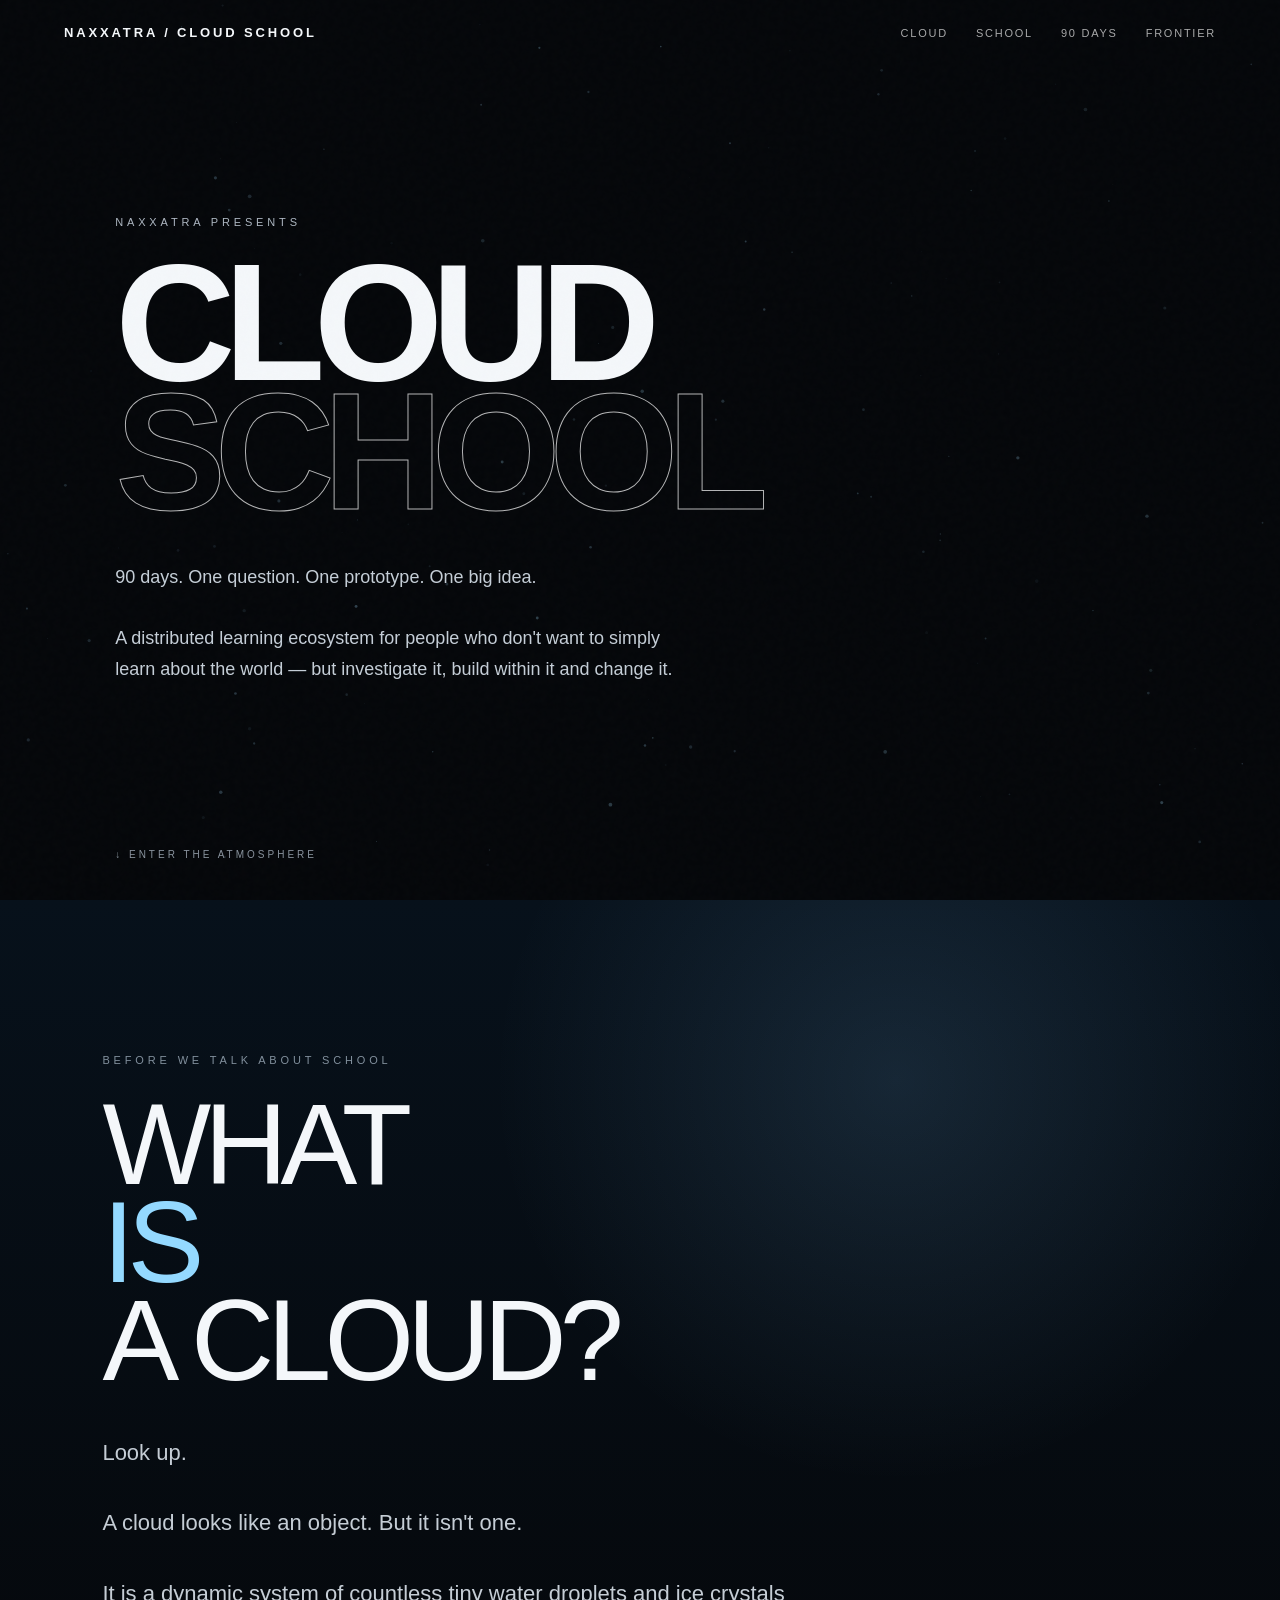
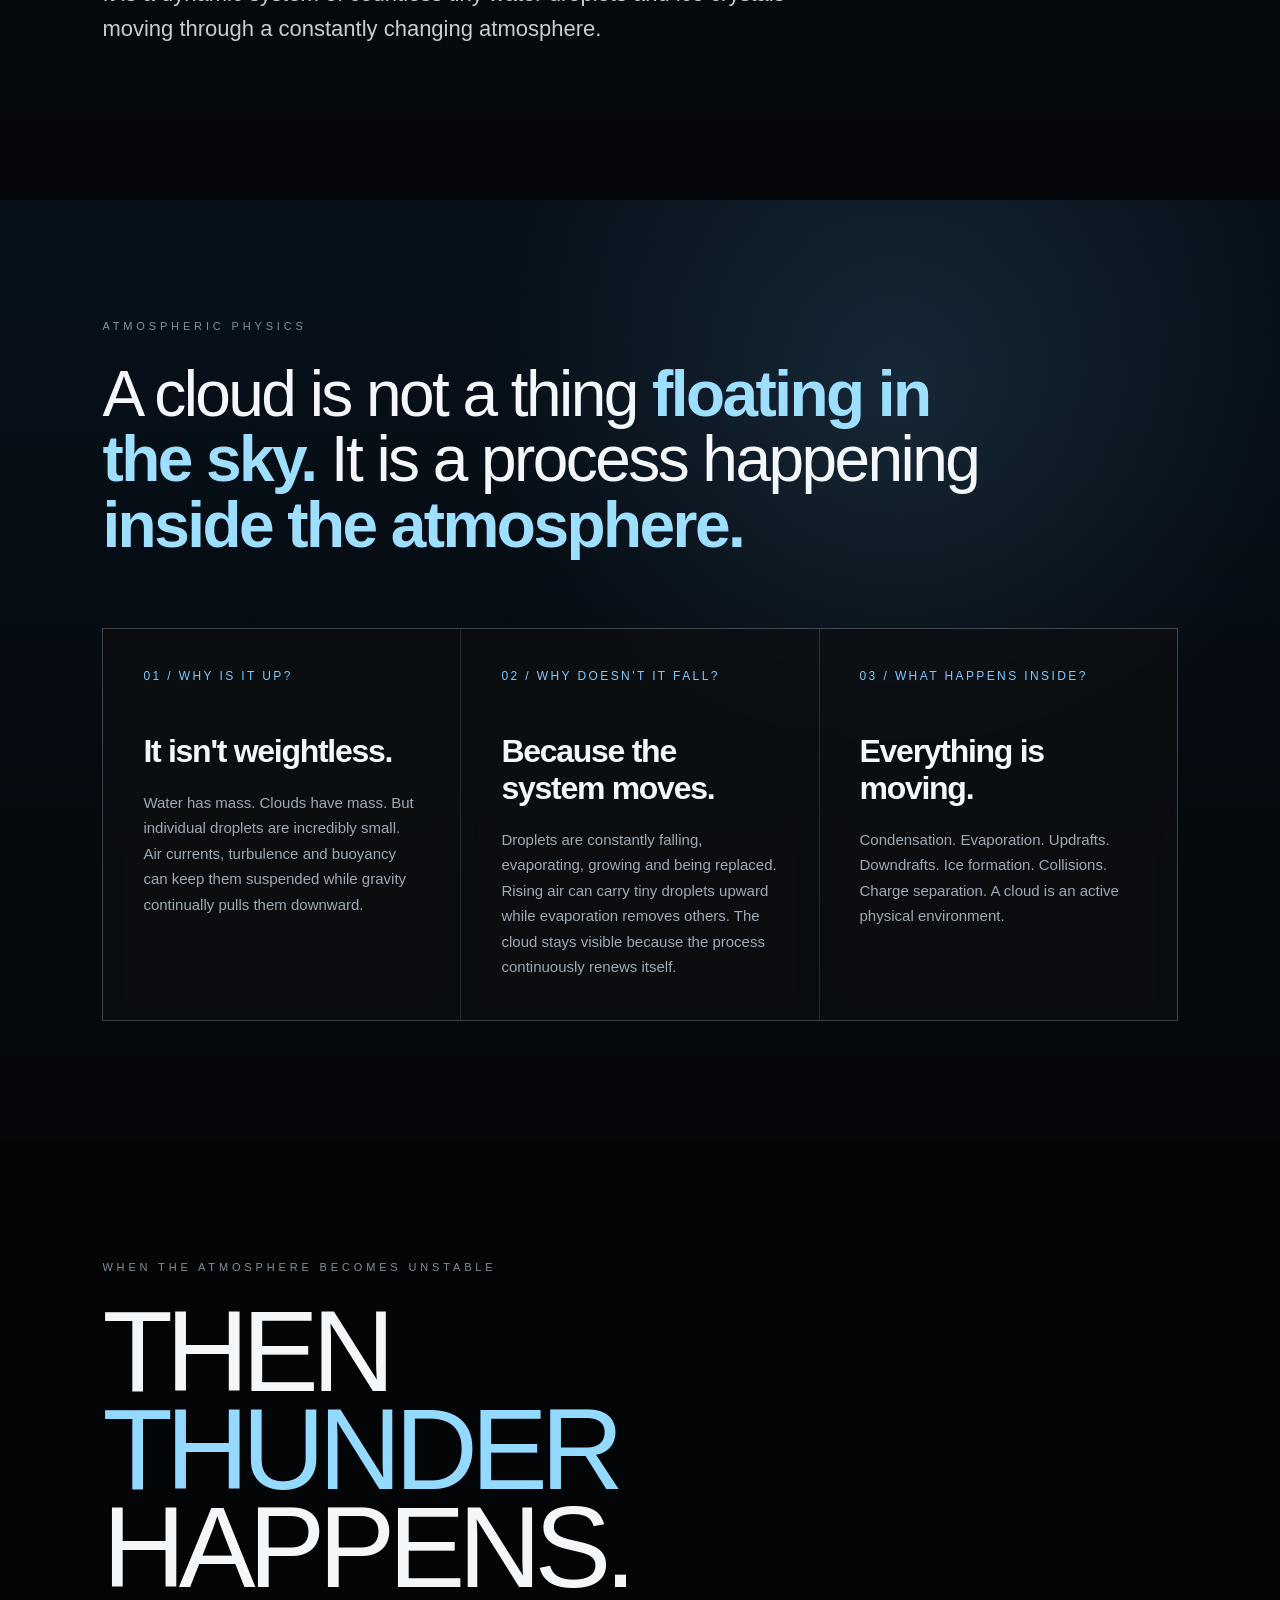
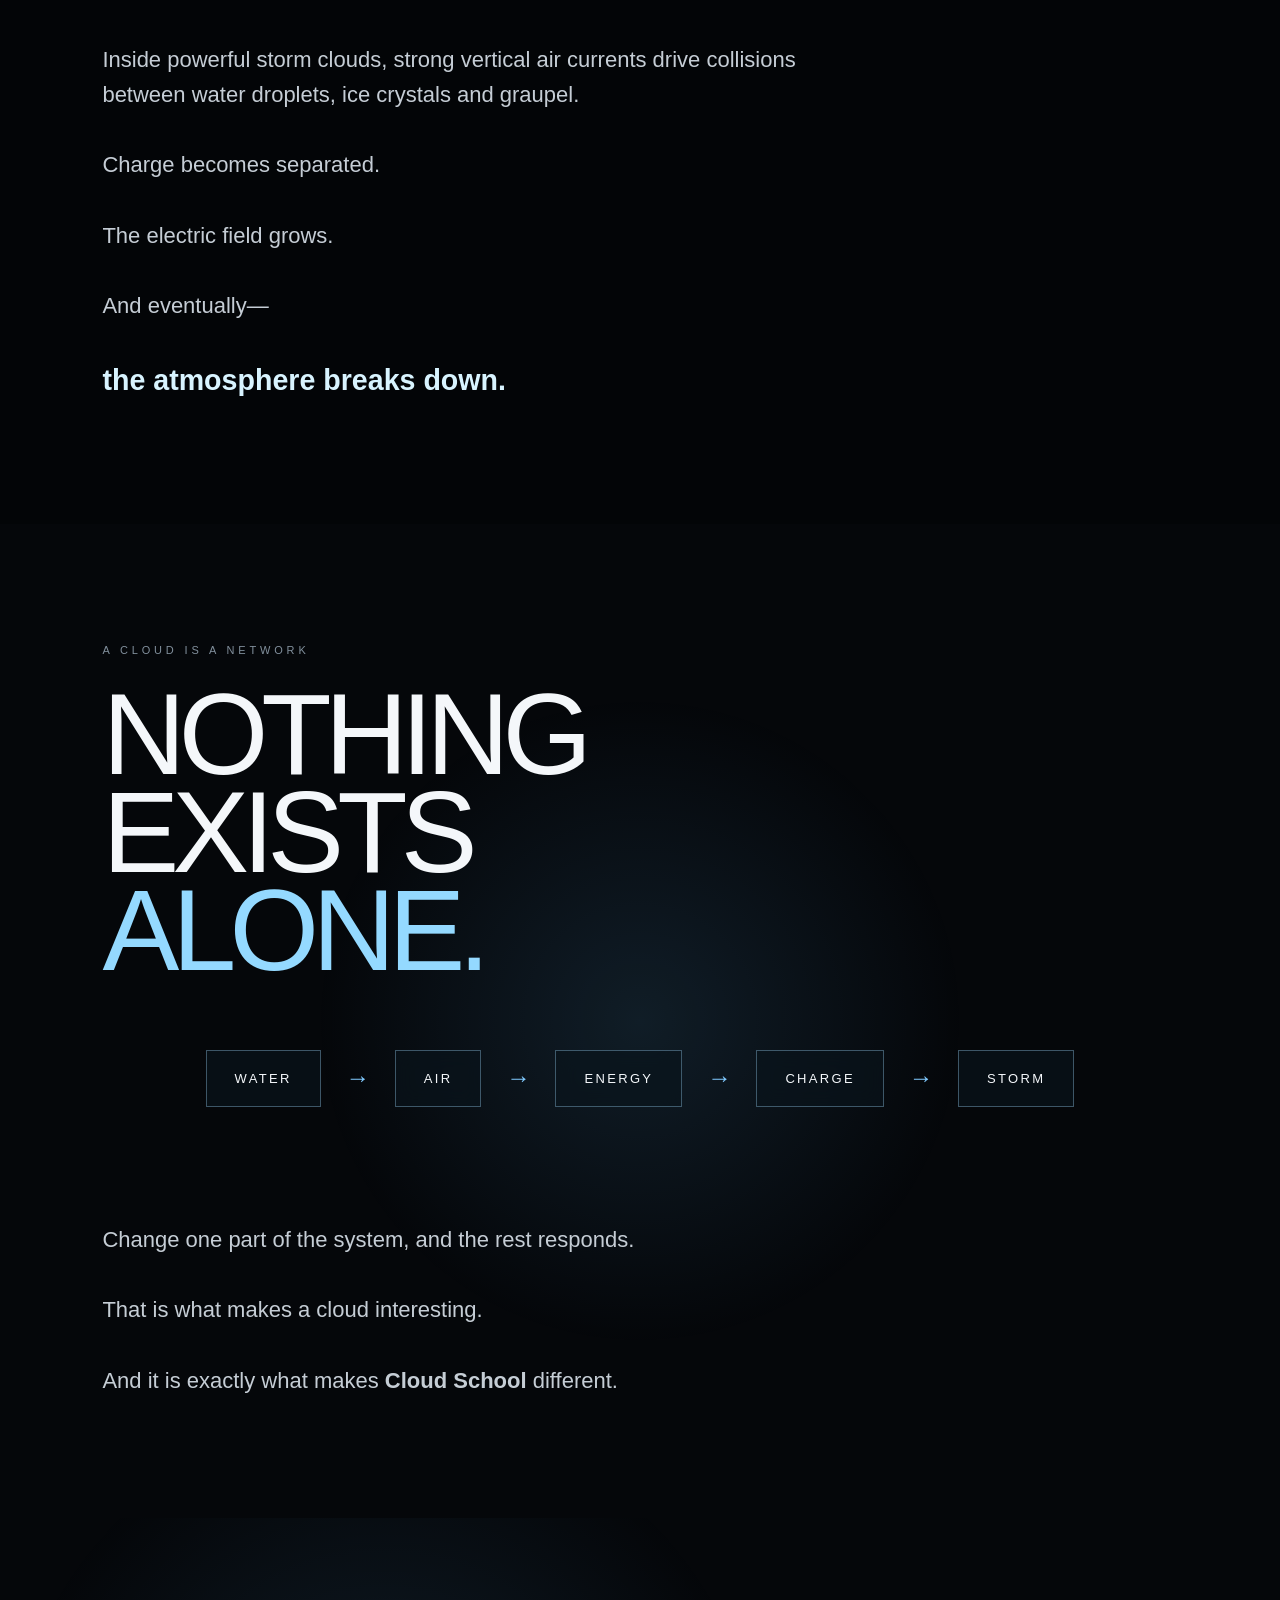
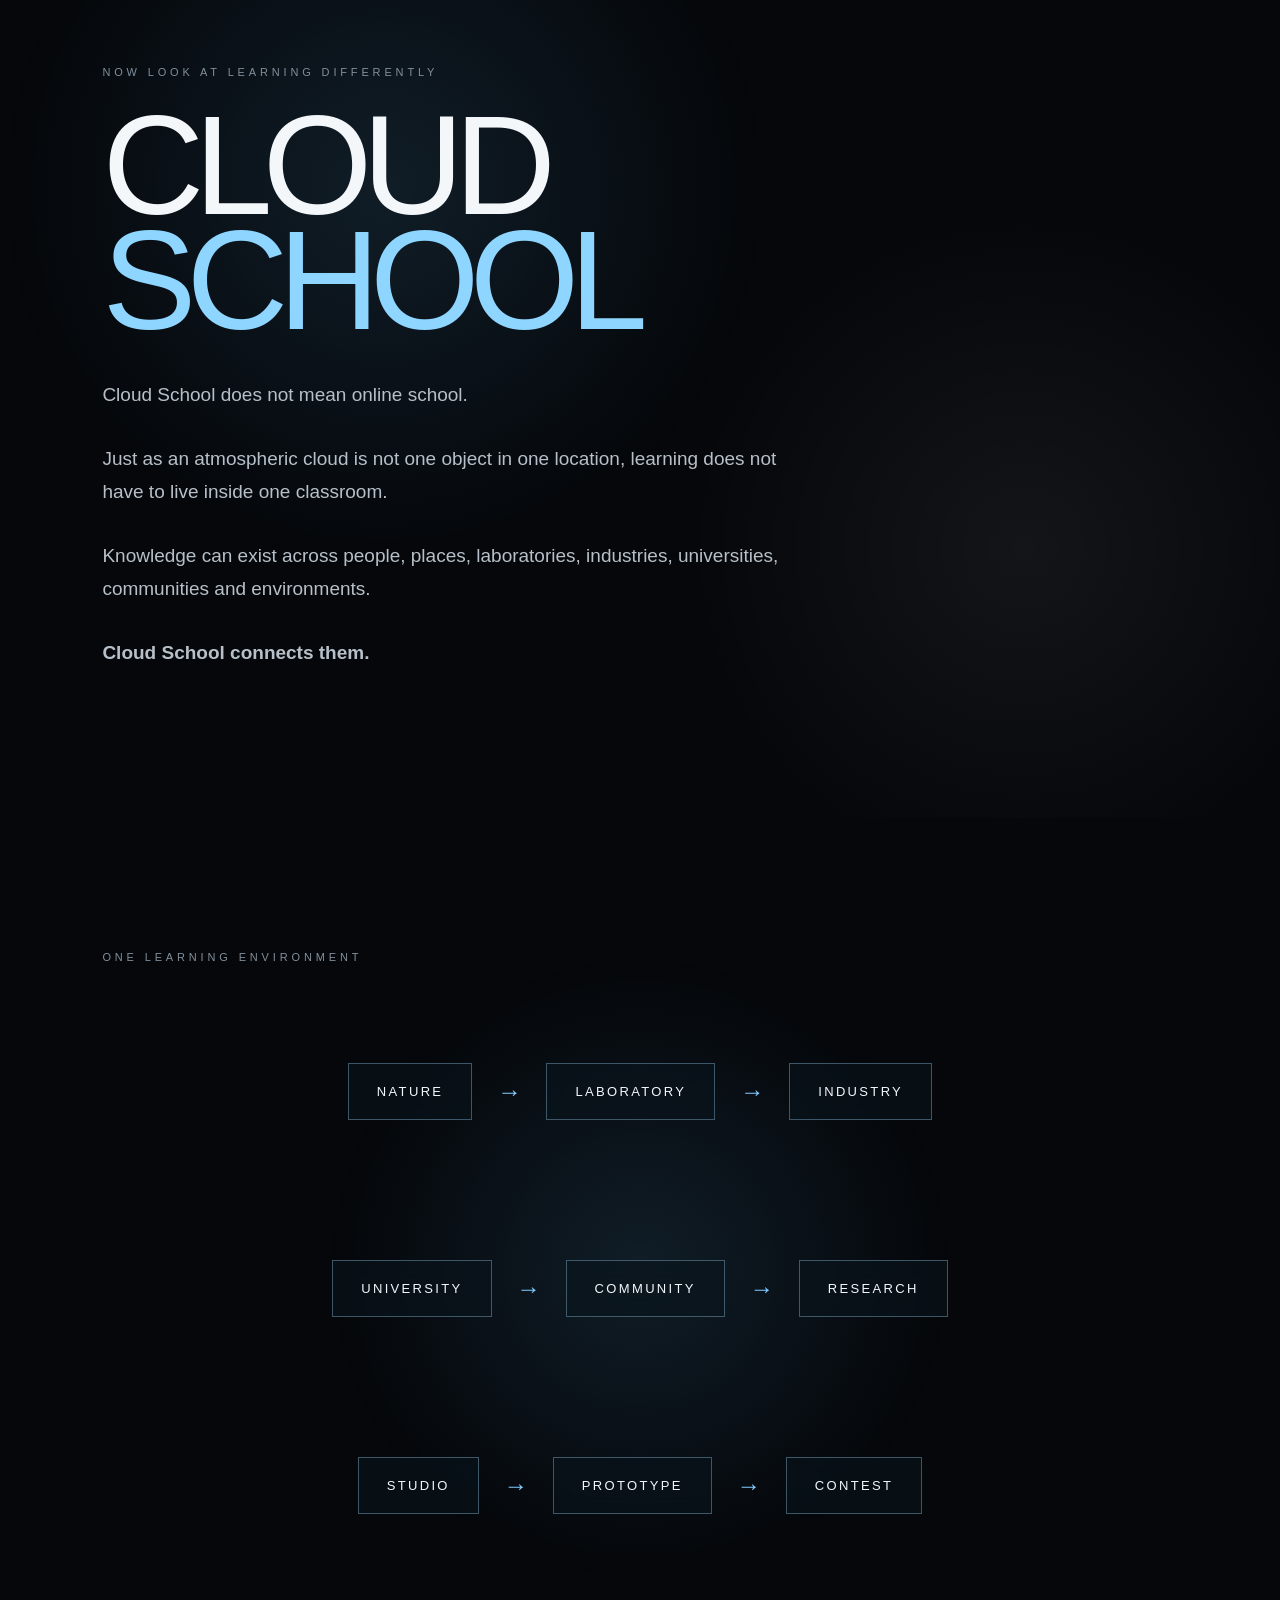
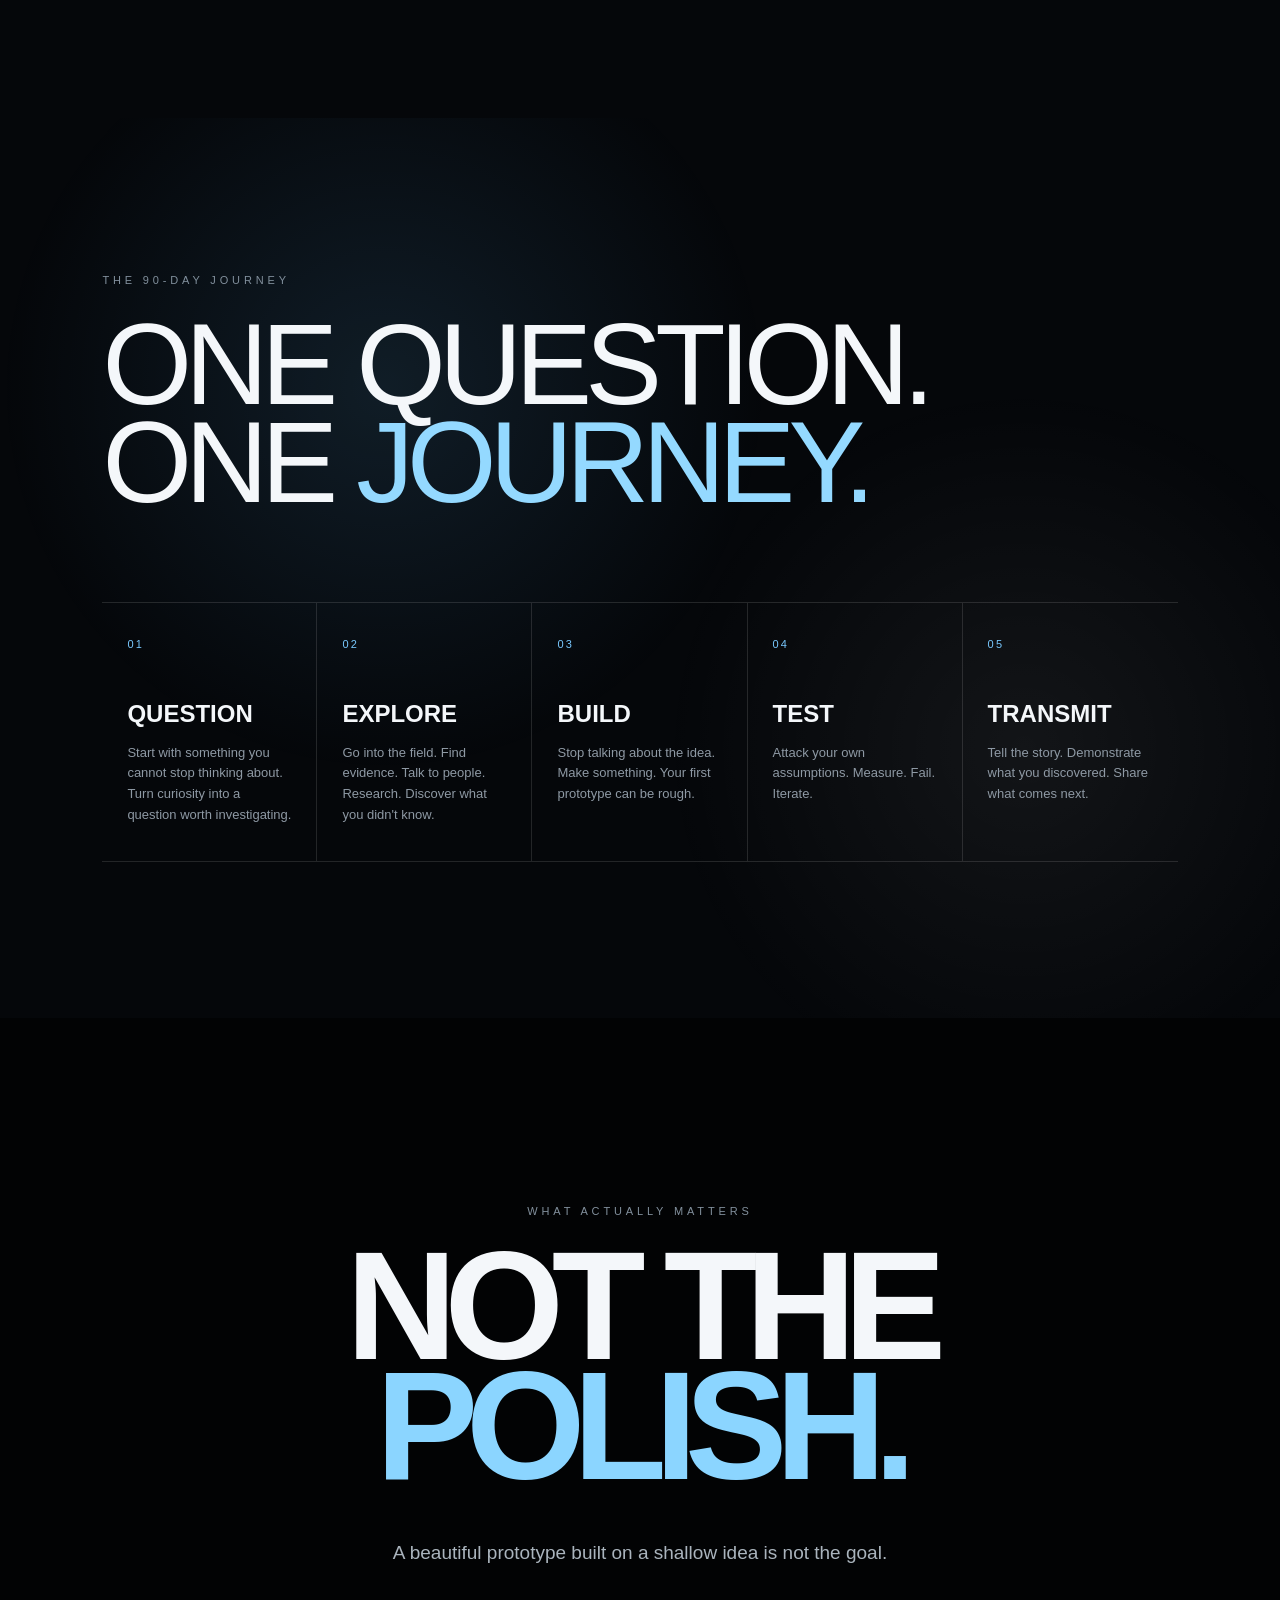
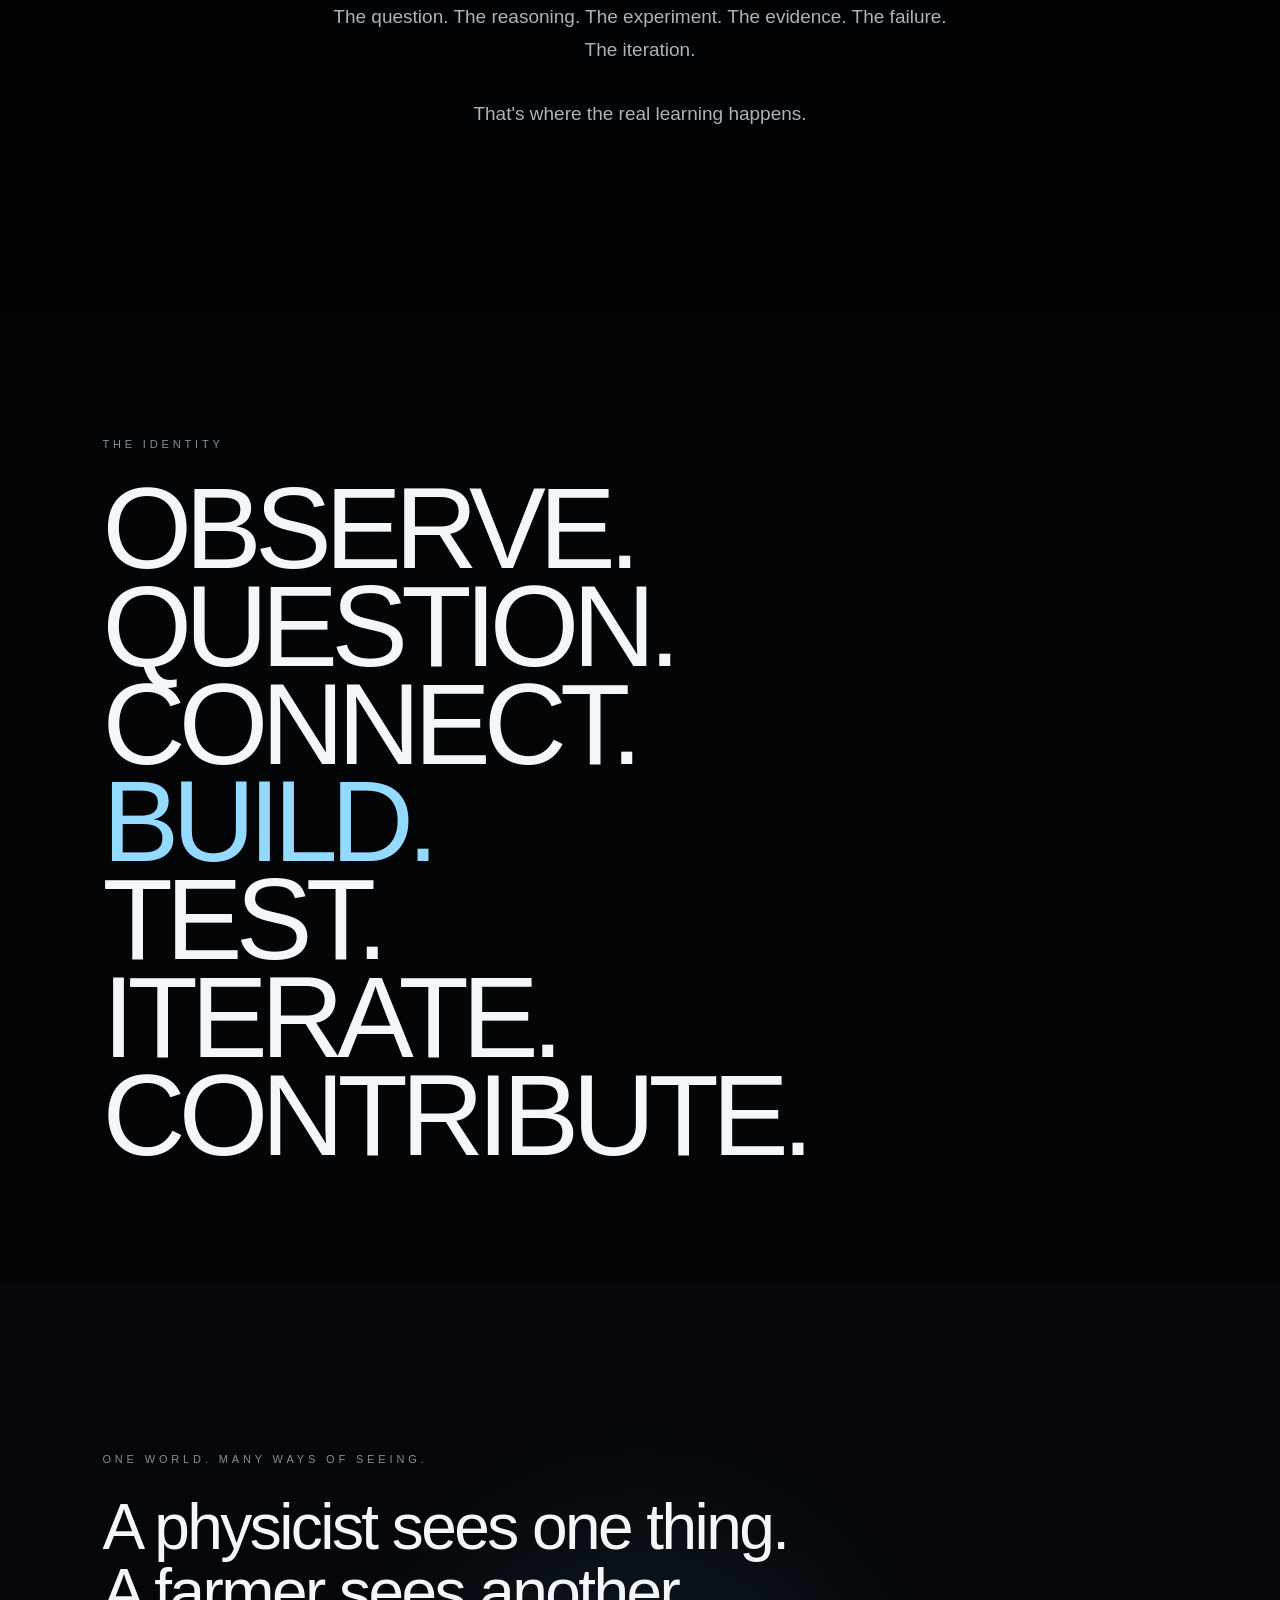
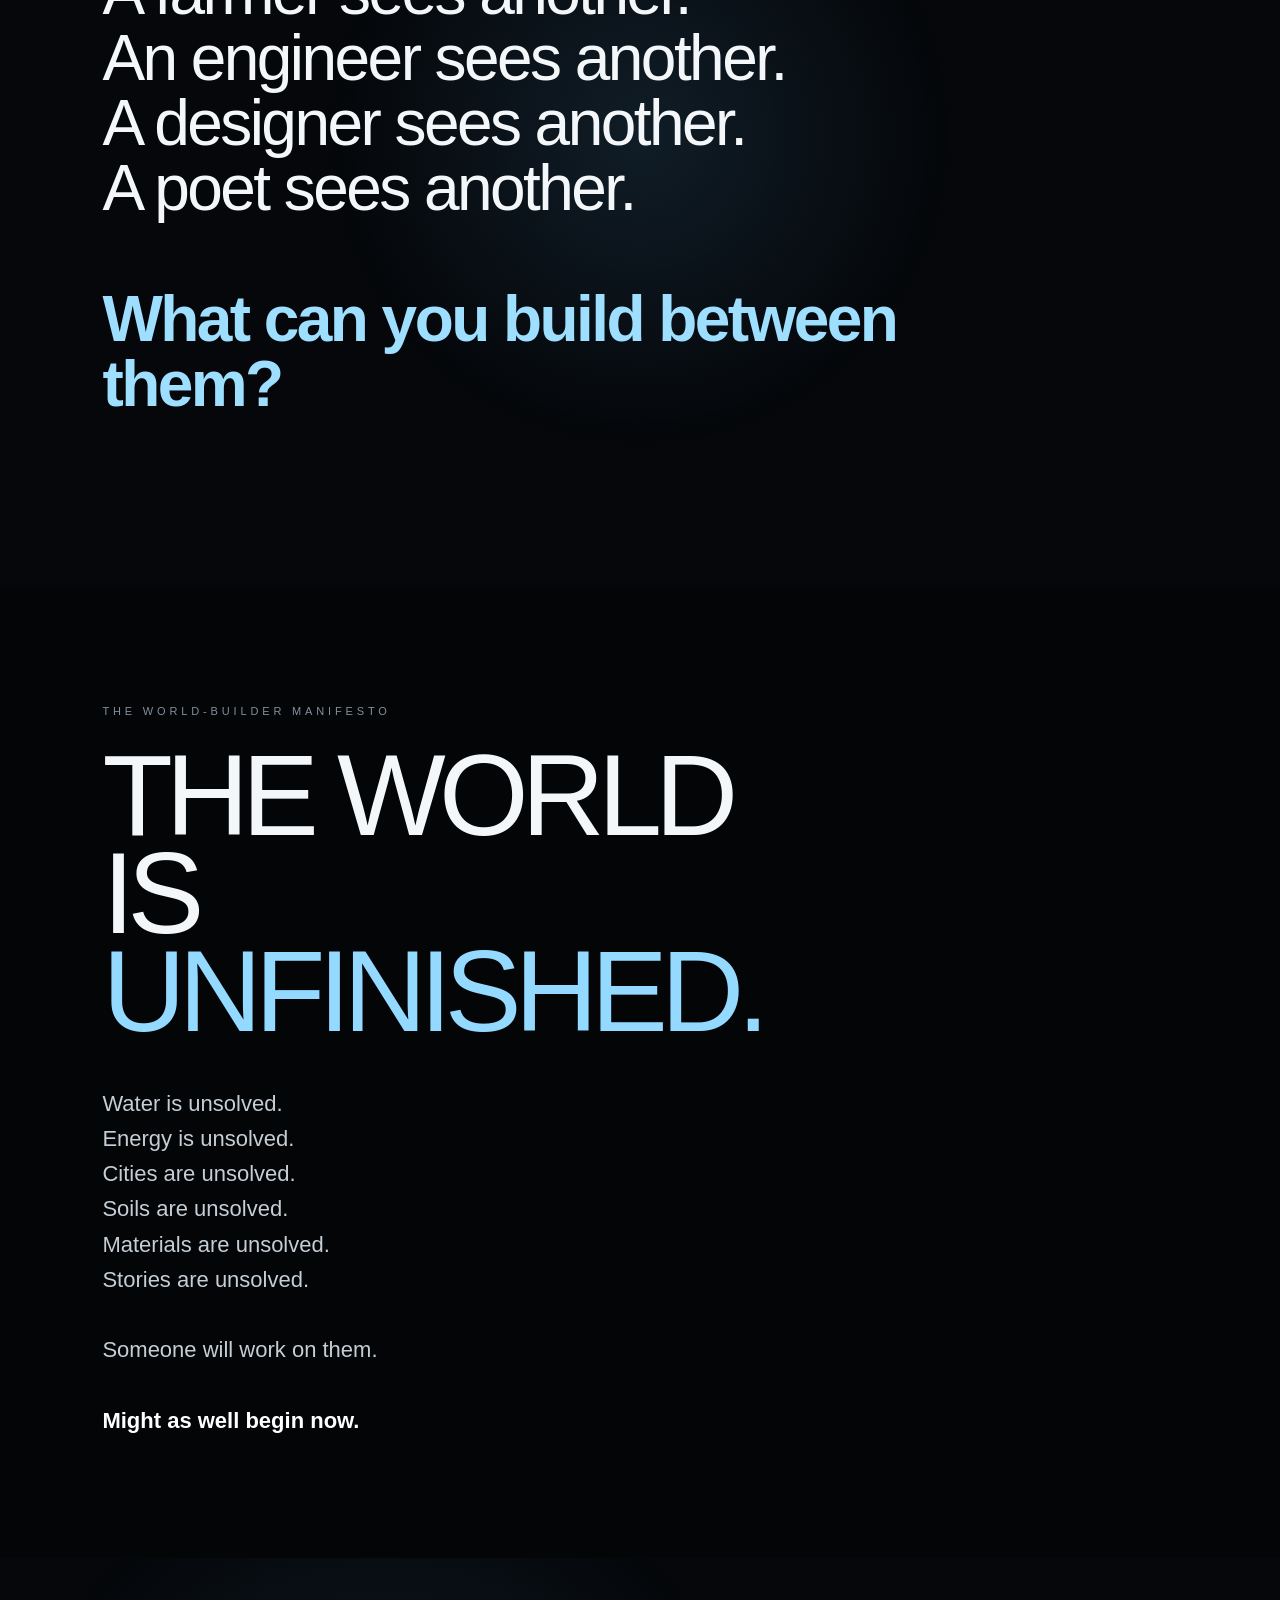
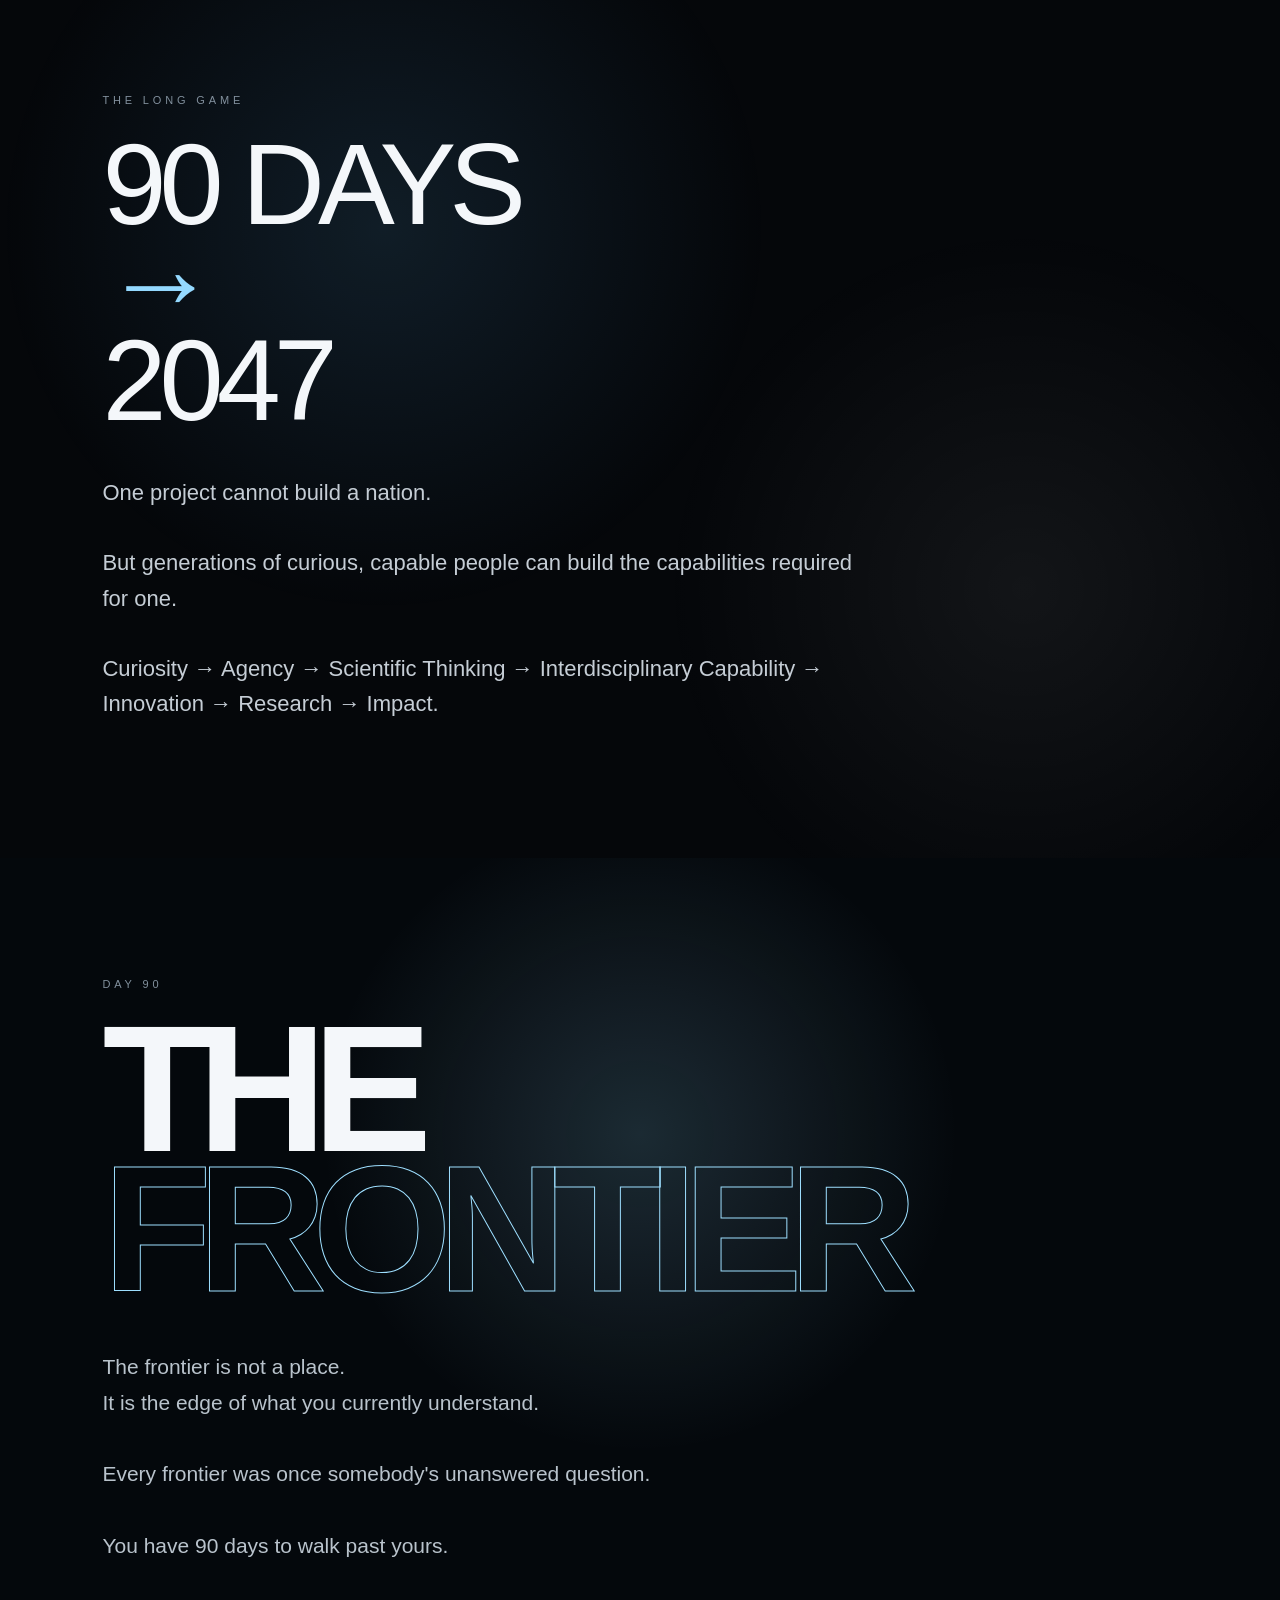
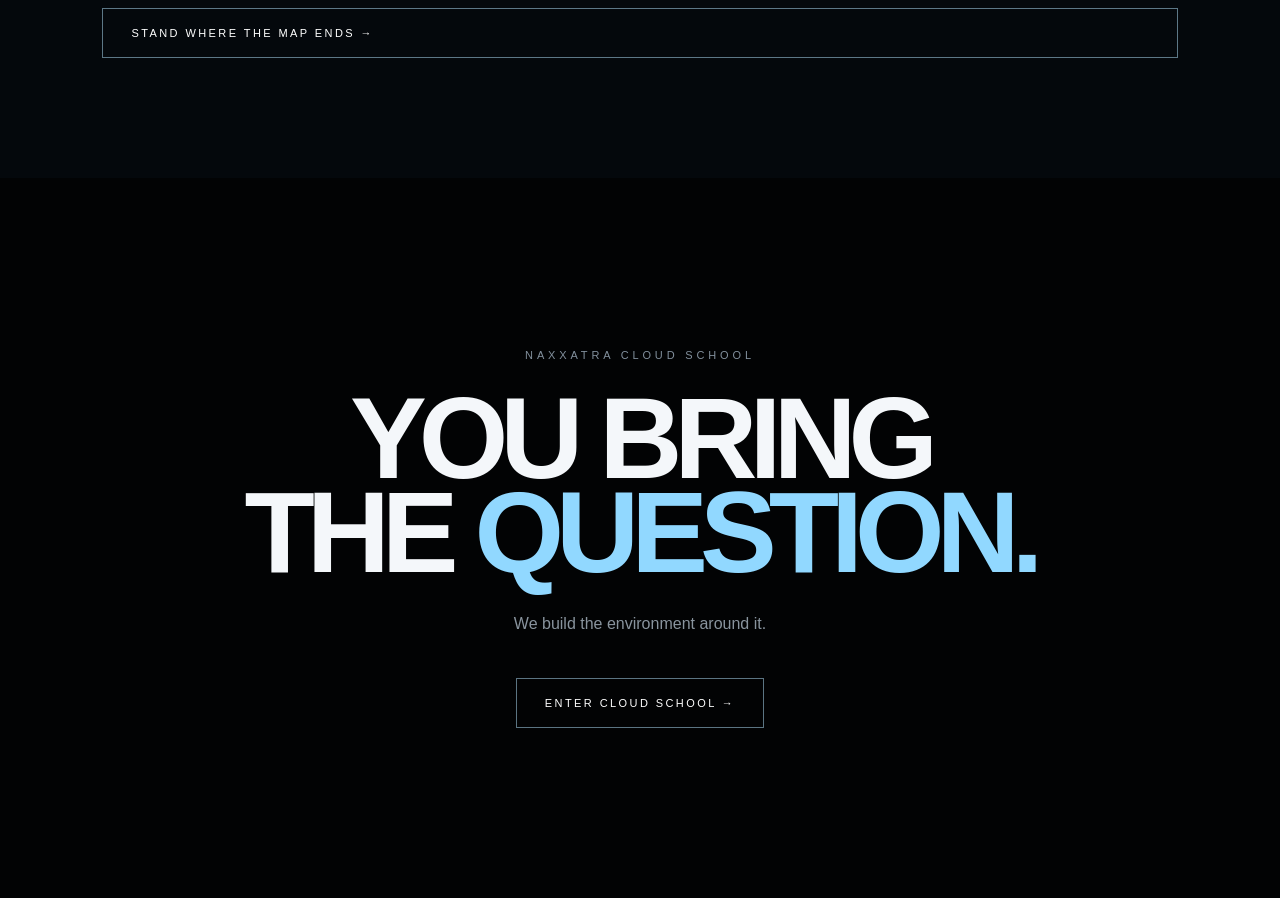
<file: index.html>
<!DOCTYPE html>
<html lang="en">
<head>
<meta charset="UTF-8">
<meta name="viewport" content="width=device-width, initial-scale=1.0">

<title>NAXXATRA CLOUD SCHOOL — 90 Days</title>

<style>
:root{
    --bg:#05070a;
    --text:#f4f7fa;
    --muted:#aeb7c2;
    --line:rgba(255,255,255,.12);
    --blue:#8ccfff;
    --cyan:#d8f4ff;
    --dark:#080d13;
}

*{
    box-sizing:border-box;
    margin:0;
    padding:0;
}

html{
    scroll-behavior:smooth;
}

body{
    background:var(--bg);
    color:var(--text);
    font-family:Arial,Helvetica,sans-serif;
    overflow-x:hidden;
}

canvas{
    position:fixed;
    inset:0;
    width:100%;
    height:100%;
    z-index:-5;
}

.noise{
    position:fixed;
    inset:0;
    pointer-events:none;
    z-index:20;
    opacity:.035;
    background-image:url("data:image/svg+xml,%3Csvg viewBox='0 0 180 180' xmlns='http://www.w3.org/2000/svg'%3E%3Cfilter id='n'%3E%3CfeTurbulence type='fractalNoise' baseFrequency='.8' numOctaves='4' stitchTiles='stitch'/%3E%3C/filter%3E%3Crect width='100%25' height='100%25' filter='url(%23n)' opacity='.5'/%3E%3C/svg%3E");
}

nav{
    position:fixed;
    top:0;
    left:0;
    width:100%;
    padding:25px 5vw;
    display:flex;
    justify-content:space-between;
    align-items:center;
    z-index:50;
    mix-blend-mode:normal;
}

.logo{
    font-weight:700;
    letter-spacing:.22em;
    font-size:13px;
}

.nav-right{
    display:flex;
    gap:28px;
    font-size:11px;
    letter-spacing:.16em;
    text-transform:uppercase;
}

.nav-right a{
    color:white;
    text-decoration:none;
    opacity:.65;
    transition:.3s;
}

.nav-right a:hover{
    opacity:1;
}

section{
    position:relative;
    min-height:100vh;
    padding:120px 8vw;
    display:flex;
    flex-direction:column;
    justify-content:center;
}

.hero{
    min-height:100vh;
    padding-left:9vw;
    overflow:hidden;
}

.hero-small{
    font-size:11px;
    letter-spacing:.35em;
    text-transform:uppercase;
    color:var(--muted);
    margin-bottom:30px;
}

.hero h1{
    font-size:clamp(70px,13vw,190px);
    line-height:.78;
    letter-spacing:-.07em;
    font-weight:800;
    max-width:1000px;
}

.hero h1 span{
    color:transparent;
    -webkit-text-stroke:1px rgba(255,255,255,.7);
}

.hero-sub{
    max-width:580px;
    margin-top:45px;
    color:#c5ced7;
    font-size:18px;
    line-height:1.7;
}

.scroll{
    position:absolute;
    bottom:40px;
    left:9vw;
    font-size:10px;
    letter-spacing:.3em;
    text-transform:uppercase;
    color:#89939e;
}

.big-question{
    font-size:clamp(50px,9vw,135px);
    letter-spacing:-.06em;
    line-height:.85;
    max-width:1100px;
}

.big-question span{
    color:#94d9ff;
}

.statement{
    max-width:750px;
    margin-top:45px;
    font-size:22px;
    line-height:1.6;
    color:#c5cdd5;
}

.atmosphere{
    background:
        radial-gradient(circle at 70% 20%,rgba(130,200,255,.13),transparent 35%),
        linear-gradient(180deg,#07111b,#05070a);
}

.physics-grid{
    margin-top:70px;
    display:grid;
    grid-template-columns:repeat(3,1fr);
    gap:1px;
    background:var(--line);
    border:1px solid var(--line);
}

.physics-card{
    min-height:330px;
    padding:40px;
    background:rgba(5,7,10,.78);
    backdrop-filter:blur(8px);
}

.physics-number{
    font-size:12px;
    color:#80caff;
    letter-spacing:.2em;
    margin-bottom:50px;
}

.physics-card h3{
    font-size:32px;
    letter-spacing:-.04em;
    margin-bottom:20px;
}

.physics-card p{
    color:#9faab5;
    line-height:1.7;
    font-size:15px;
}

.connection{
    background:
        radial-gradient(circle at 50% 50%,rgba(100,190,255,.12),transparent 40%);
}

.connection-line{
    margin:70px 0;
    display:flex;
    align-items:center;
    justify-content:center;
    gap:25px;
    flex-wrap:wrap;
}

.node{
    border:1px solid rgba(160,220,255,.35);
    padding:20px 28px;
    background:rgba(10,20,28,.65);
    backdrop-filter:blur(10px);
    font-size:13px;
    letter-spacing:.18em;
    text-transform:uppercase;
}

.arrow{
    color:#80caff;
    font-size:24px;
}

.cloud-definition{
    max-width:900px;
    font-size:clamp(32px,5vw,72px);
    line-height:1.02;
    letter-spacing:-.04em;
}

.cloud-definition strong{
    color:#9edfff;
}

.dark{
    background:#030507;
}

.cloud-school{
    background:
        radial-gradient(circle at 30% 30%,rgba(100,190,255,.12),transparent 35%),
        radial-gradient(circle at 80% 70%,rgba(255,255,255,.06),transparent 30%);
}

.eyebrow{
    font-size:11px;
    letter-spacing:.35em;
    text-transform:uppercase;
    color:#82909d;
    margin-bottom:30px;
}

.school-title{
    font-size:clamp(60px,11vw,150px);
    letter-spacing:-.07em;
    line-height:.82;
}

.school-title span{
    color:#8ed6ff;
}

.school-copy{
    max-width:680px;
    margin-top:40px;
    color:#b7c0c9;
    font-size:19px;
    line-height:1.7;
}

.journey{
    margin-top:90px;
    display:grid;
    grid-template-columns:repeat(5,1fr);
    border-top:1px solid var(--line);
    border-bottom:1px solid var(--line);
}

.phase{
    padding:35px 25px;
    min-height:230px;
    border-right:1px solid var(--line);
    transition:.4s;
}

.phase:last-child{
    border-right:none;
}

.phase:hover{
    background:rgba(120,200,255,.07);
}

.phase-number{
    color:#79c9ff;
    font-size:11px;
    letter-spacing:.2em;
}

.phase h3{
    font-size:24px;
    margin:50px 0 15px;
}

.phase p{
    color:#8e99a4;
    font-size:13px;
    line-height:1.6;
}

.manifesto{
    min-height:100vh;
    display:flex;
    align-items:center;
    justify-content:center;
    text-align:center;
    background:#020304;
}

.manifesto h2{
    font-size:clamp(60px,12vw,180px);
    line-height:.78;
    letter-spacing:-.08em;
}

.manifesto h2 span{
    color:#8bd5ff;
}

.manifesto p{
    margin:50px auto 0;
    max-width:650px;
    color:#aab4bd;
    font-size:19px;
    line-height:1.7;
}

.frontier{
    background:
        radial-gradient(circle at 50% 30%,rgba(150,220,255,.16),transparent 35%),
        #04080c;
}

.frontier h2{
    font-size:clamp(70px,14vw,200px);
    line-height:.78;
    letter-spacing:-.08em;
}

.frontier h2 span{
    color:transparent;
    -webkit-text-stroke:1px #9edfff;
}

.frontier p{
    margin-top:50px;
    max-width:700px;
    font-size:21px;
    line-height:1.7;
    color:#b9c3cc;
}

.cta{
    display:inline-flex;
    margin-top:45px;
    padding:18px 28px;
    border:1px solid rgba(180,230,255,.5);
    color:white;
    text-decoration:none;
    font-size:11px;
    letter-spacing:.22em;
    text-transform:uppercase;
    transition:.3s;
}

.cta:hover{
    background:white;
    color:#05070a;
}

.final{
    min-height:80vh;
    text-align:center;
    align-items:center;
    background:#020304;
}

.final h2{
    font-size:clamp(50px,9vw,130px);
    line-height:.82;
    letter-spacing:-.07em;
}

.final h2 span{
    color:#91d8ff;
}

.final p{
    margin-top:35px;
    color:#89949e;
}

@media(max-width:850px){

    .nav-right{
        display:none;
    }

    section{
        padding:100px 7vw;
    }

    .hero{
        padding-left:7vw;
    }

    .physics-grid{
        grid-template-columns:1fr;
    }

    .journey{
        grid-template-columns:1fr;
    }

    .phase{
        border-right:none;
        border-bottom:1px solid var(--line);
    }

    .connection-line{
        flex-direction:column;
    }

    .arrow{
        transform:rotate(90deg);
    }
}
</style>
</head>

<body>

<canvas id="sky"></canvas>
<div class="noise"></div>

<nav>
    <div class="logo">NAXXATRA / CLOUD SCHOOL</div>

    <div class="nav-right">
        <a href="#cloud">Cloud</a>
        <a href="#school">School</a>
        <a href="#journey">90 Days</a>
        <a href="#frontier">Frontier</a>
    </div>
</nav>


<!-- =========================================================
     HERO
========================================================= -->

<section class="hero">

    <div class="hero-small">
        NAXXATRA PRESENTS
    </div>

    <h1>
        CLOUD<br>
        <span>SCHOOL</span>
    </h1>

    <div class="hero-sub">
        90 days. One question. One prototype. One big idea.
        <br><br>
        A distributed learning ecosystem for people who don't
        want to simply learn about the world — but investigate it,
        build within it and change it.
    </div>

    <div class="scroll">
        ↓ enter the atmosphere
    </div>

</section>


<!-- =========================================================
     REAL CLOUD
========================================================= -->

<section id="cloud" class="atmosphere">

    <div class="eyebrow">
        Before we talk about school
    </div>

    <div class="big-question">
        WHAT<br>
        <span>IS</span><br>
        A CLOUD?
    </div>

    <div class="statement">
        Look up.
        <br><br>
        A cloud looks like an object.
        But it isn't one.
        <br><br>
        It is a dynamic system of countless tiny
        water droplets and ice crystals moving through
        a constantly changing atmosphere.
    </div>

</section>


<!-- =========================================================
     CLOUD PHYSICS
========================================================= -->

<section class="atmosphere">

    <div class="eyebrow">
        Atmospheric physics
    </div>

    <div class="cloud-definition">
        A cloud is not a thing
        <strong>floating in the sky.</strong>
        It is a process happening
        <strong>inside the atmosphere.</strong>
    </div>

    <div class="physics-grid">

        <div class="physics-card">

            <div class="physics-number">01 / WHY IS IT UP?</div>

            <h3>It isn't weightless.</h3>

            <p>
                Water has mass. Clouds have mass.
                But individual droplets are incredibly small.
                Air currents, turbulence and buoyancy can keep
                them suspended while gravity continually pulls
                them downward.
            </p>

        </div>


        <div class="physics-card">

            <div class="physics-number">02 / WHY DOESN'T IT FALL?</div>

            <h3>Because the system moves.</h3>

            <p>
                Droplets are constantly falling, evaporating,
                growing and being replaced. Rising air can carry
                tiny droplets upward while evaporation removes
                others.
                The cloud stays visible because the process
                continuously renews itself.
            </p>

        </div>


        <div class="physics-card">

            <div class="physics-number">03 / WHAT HAPPENS INSIDE?</div>

            <h3>Everything is moving.</h3>

            <p>
                Condensation. Evaporation. Updrafts.
                Downdrafts. Ice formation. Collisions.
                Charge separation.
                A cloud is an active physical environment.
            </p>

        </div>

    </div>

</section>


<!-- =========================================================
     LIGHTNING
========================================================= -->

<section class="dark">

    <div class="eyebrow">
        When the atmosphere becomes unstable
    </div>

    <div class="big-question">
        THEN<br>
        <span>THUNDER</span><br>
        HAPPENS.
    </div>

    <div class="statement">

        Inside powerful storm clouds, strong vertical
        air currents drive collisions between water droplets,
        ice crystals and graupel.

        <br><br>

        Charge becomes separated.

        <br><br>

        The electric field grows.

        <br><br>

        And eventually—

        <br><br>

        <strong style="color:#d8f4ff;font-size:1.3em;">
            the atmosphere breaks down.
        </strong>

    </div>

</section>


<!-- =========================================================
     LIGHTNING → SYSTEM
========================================================= -->

<section class="connection">

    <div class="eyebrow">
        A cloud is a network
    </div>

    <div class="big-question">
        NOTHING<br>
        EXISTS<br>
        <span>ALONE.</span>
    </div>

    <div class="connection-line">

        <div class="node">water</div>

        <div class="arrow">→</div>

        <div class="node">air</div>

        <div class="arrow">→</div>

        <div class="node">energy</div>

        <div class="arrow">→</div>

        <div class="node">charge</div>

        <div class="arrow">→</div>

        <div class="node">storm</div>

    </div>

    <div class="statement">

        Change one part of the system,
        and the rest responds.

        <br><br>

        That is what makes a cloud interesting.

        <br><br>

        And it is exactly what makes
        <strong>Cloud School</strong> different.
    </div>

</section>


<!-- =========================================================
     CLOUD SCHOOL CONNECTION
========================================================= -->

<section id="school" class="cloud-school">

    <div class="eyebrow">
        Now look at learning differently
    </div>

    <div class="school-title">
        CLOUD<br>
        <span>SCHOOL</span>
    </div>

    <div class="school-copy">

        Cloud School does not mean online school.

        <br><br>

        Just as an atmospheric cloud is not one object
        in one location, learning does not have to live
        inside one classroom.

        <br><br>

        Knowledge can exist across people, places,
        laboratories, industries, universities,
        communities and environments.

        <br><br>

        <strong>
        Cloud School connects them.
        </strong>

    </div>

</section>


<!-- =========================================================
     DISTRIBUTED LEARNING
========================================================= -->

<section class="connection">

    <div class="eyebrow">
        One learning environment
    </div>

    <div class="connection-line">

        <div class="node">nature</div>
        <div class="arrow">→</div>
        <div class="node">laboratory</div>
        <div class="arrow">→</div>
        <div class="node">industry</div>

    </div>

    <div class="connection-line">

        <div class="node">university</div>
        <div class="arrow">→</div>
        <div class="node">community</div>
        <div class="arrow">→</div>
        <div class="node">research</div>

    </div>

    <div class="connection-line">

        <div class="node">studio</div>
        <div class="arrow">→</div>
        <div class="node">prototype</div>
        <div class="arrow">→</div>
        <div class="node">contest</div>

    </div>

</section>


<!-- =========================================================
     90 DAYS
========================================================= -->

<section id="journey" class="cloud-school">

    <div class="eyebrow">
        The 90-day journey
    </div>

    <div class="big-question">
        ONE QUESTION.<br>
        ONE <span>JOURNEY.</span>
    </div>

    <div class="journey">

        <div class="phase">

            <div class="phase-number">01</div>

            <h3>QUESTION</h3>

            <p>
                Start with something you cannot stop thinking about.
                Turn curiosity into a question worth investigating.
            </p>

        </div>


        <div class="phase">

            <div class="phase-number">02</div>

            <h3>EXPLORE</h3>

            <p>
                Go into the field. Find evidence.
                Talk to people. Research.
                Discover what you didn't know.
            </p>

        </div>


        <div class="phase">

            <div class="phase-number">03</div>

            <h3>BUILD</h3>

            <p>
                Stop talking about the idea.
                Make something.
                Your first prototype can be rough.
            </p>

        </div>


        <div class="phase">

            <div class="phase-number">04</div>

            <h3>TEST</h3>

            <p>
                Attack your own assumptions.
                Measure.
                Fail.
                Iterate.
            </p>

        </div>


        <div class="phase">

            <div class="phase-number">05</div>

            <h3>TRANSMIT</h3>

            <p>
                Tell the story.
                Demonstrate what you discovered.
                Share what comes next.
            </p>

        </div>

    </div>

</section>


<!-- =========================================================
     NOT A POLISHED SCIENCE FAIR
========================================================= -->

<section class="manifesto">

    <div>

        <div class="eyebrow">
            What actually matters
        </div>

        <h2>
            NOT THE<br>
            <span>POLISH.</span>
        </h2>

        <p>
            A beautiful prototype built on a shallow idea
            is not the goal.

            <br><br>

            The question.
            The reasoning.
            The experiment.
            The evidence.
            The failure.
            The iteration.

            <br><br>

            That's where the real learning happens.
        </p>

    </div>

</section>


<!-- =========================================================
     WORLD BUILDER
========================================================= -->

<section class="dark">

    <div class="eyebrow">
        The identity
    </div>

    <div class="big-question">

        OBSERVE.<br>
        QUESTION.<br>
        CONNECT.<br>
        <span>BUILD.</span><br>
        TEST.<br>
        ITERATE.<br>
        CONTRIBUTE.

    </div>

</section>


<!-- =========================================================
     MANY MINDS
========================================================= -->

<section class="connection">

    <div class="eyebrow">
        One world. Many ways of seeing.
    </div>

    <div class="cloud-definition">

        A physicist sees one thing.

        <br>

        A farmer sees another.

        <br>

        An engineer sees another.

        <br>

        A designer sees another.

        <br>

        A poet sees another.

        <br><br>

        <strong>
        What can you build between them?
        </strong>

    </div>

</section>


<!-- =========================================================
     UNFINISHED WORLD
========================================================= -->

<section class="dark">

    <div class="eyebrow">
        The world-builder manifesto
    </div>

    <div class="big-question">

        THE WORLD<br>
        IS<br>
        <span>UNFINISHED.</span>

    </div>

    <div class="statement">

        Water is unsolved.

        <br>

        Energy is unsolved.

        <br>

        Cities are unsolved.

        <br>

        Soils are unsolved.

        <br>

        Materials are unsolved.

        <br>

        Stories are unsolved.

        <br><br>

        Someone will work on them.

        <br><br>

        <strong style="color:white;">
            Might as well begin now.
        </strong>

    </div>

</section>


<!-- =========================================================
     90 → 2047
========================================================= -->

<section class="cloud-school">

    <div class="eyebrow">
        The long game
    </div>

    <div class="big-question">

        90 DAYS<br>
        <span>→</span><br>
        2047

    </div>

    <div class="statement">

        One project cannot build a nation.

        <br><br>

        But generations of curious,
        capable people can build
        the capabilities required
        for one.

        <br><br>

        Curiosity → Agency → Scientific Thinking
        → Interdisciplinary Capability
        → Innovation → Research → Impact.

    </div>

</section>


<!-- =========================================================
     FRONTIER
========================================================= -->

<section id="frontier" class="frontier">

    <div class="eyebrow">
        Day 90
    </div>

    <h2>
        THE<br>
        <span>FRONTIER</span>
    </h2>

    <p>

        The frontier is not a place.

        <br>

        It is the edge of what you currently understand.

        <br><br>

        Every frontier was once somebody's unanswered question.

        <br><br>

        You have 90 days to walk past yours.

    </p>

    <a href="#" class="cta">
        Stand where the map ends →
    </a>

</section>


<!-- =========================================================
     FINAL
========================================================= -->

<section class="final">

    <div class="eyebrow">
        NAXXATRA CLOUD SCHOOL
    </div>

    <h2>
        YOU BRING<br>
        THE <span>QUESTION.</span>
    </h2>

    <p>
        We build the environment around it.
    </p>

    <a href="#" class="cta">
        Enter Cloud School →
    </a>

</section>


<script>

/* ============================================================
   ATMOSPHERIC PARTICLE FIELD
============================================================ */

const canvas = document.getElementById("sky");
const ctx = canvas.getContext("2d");

let W, H;

function resize(){
    W = canvas.width = window.innerWidth * devicePixelRatio;
    H = canvas.height = window.innerHeight * devicePixelRatio;

    canvas.style.width = window.innerWidth + "px";
    canvas.style.height = window.innerHeight + "px";

    ctx.setTransform(devicePixelRatio,0,0,devicePixelRatio,0,0);
}

resize();

window.addEventListener("resize",resize);

const particles = [];

function createParticles(){

    particles.length = 0;

    const count = Math.min(
        900,
        Math.floor(window.innerWidth * window.innerHeight / 8500)
    );

    for(let i=0;i<count;i++){

        particles.push({

            x:Math.random()*window.innerWidth,
            y:Math.random()*window.innerHeight,

            r:Math.random()*1.7+.2,

            vx:(Math.random()-.5)*.12,
            vy:(Math.random()-.5)*.08,

            alpha:Math.random()*.5+.1,

            phase:Math.random()*Math.PI*2

        });

    }
}

createParticles();

function drawParticles(t){

    ctx.clearRect(
        0,
        0,
        window.innerWidth,
        window.innerHeight
    );

    for(const p of particles){

        p.x += p.vx;
        p.y += p.vy;

        p.phase += .005;

        if(p.x < -10) p.x = window.innerWidth+10;
        if(p.x > window.innerWidth+10) p.x = -10;

        if(p.y < -10) p.y = window.innerHeight+10;
        if(p.y > window.innerHeight+10) p.y = -10;

        const glow =
            p.alpha +
            Math.sin(p.phase)*.08;

        ctx.beginPath();

        ctx.arc(
            p.x,
            p.y,
            p.r,
            0,
            Math.PI*2
        );

        ctx.fillStyle =
            "rgba(160,215,245,"+
            Math.max(.03,glow)+")";

        ctx.fill();

    }

    requestAnimationFrame(drawParticles);

}

requestAnimationFrame(drawParticles);


/* ============================================================
   OCCASIONAL LIGHTNING
============================================================ */

let lightningTimeout;

function lightning(){

    const flash =
        document.createElement("div");

    flash.style.position="fixed";
    flash.style.inset="0";
    flash.style.background="rgba(220,245,255,.12)";
    flash.style.pointerEvents="none";
    flash.style.zIndex="15";

    document.body.appendChild(flash);

    setTimeout(()=>{
        flash.remove();
    },90);

    setTimeout(()=>{
        if(Math.random()<.7) lightning();
    },4000+Math.random()*9000);

}

setTimeout(lightning,5000);


/* ============================================================
   SCROLL REACTIVE ATMOSPHERE
============================================================ */

window.addEventListener("scroll",()=>{

    const y = window.scrollY;

    const intensity =
        Math.min(y/1800,.25);

    canvas.style.opacity =
        String(.45 + intensity);

});

</script>

</body>
</html>
</file>
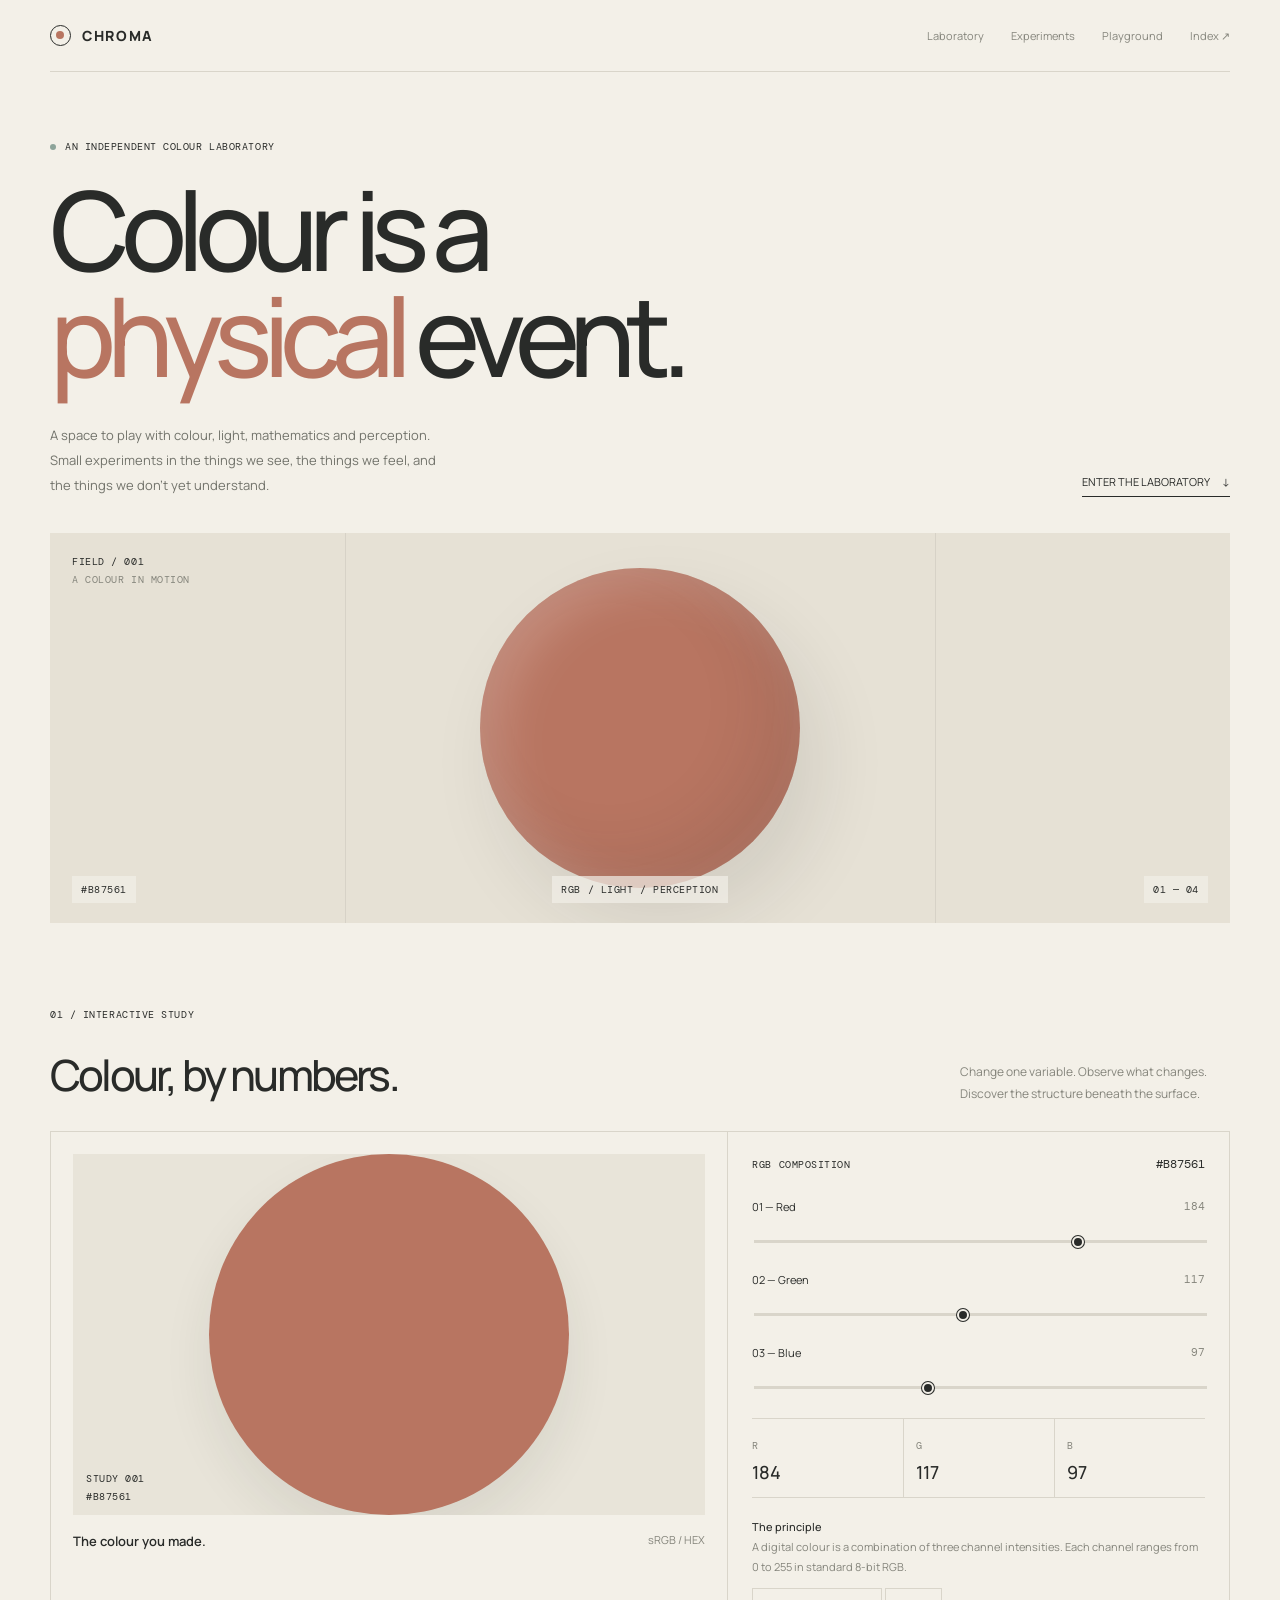
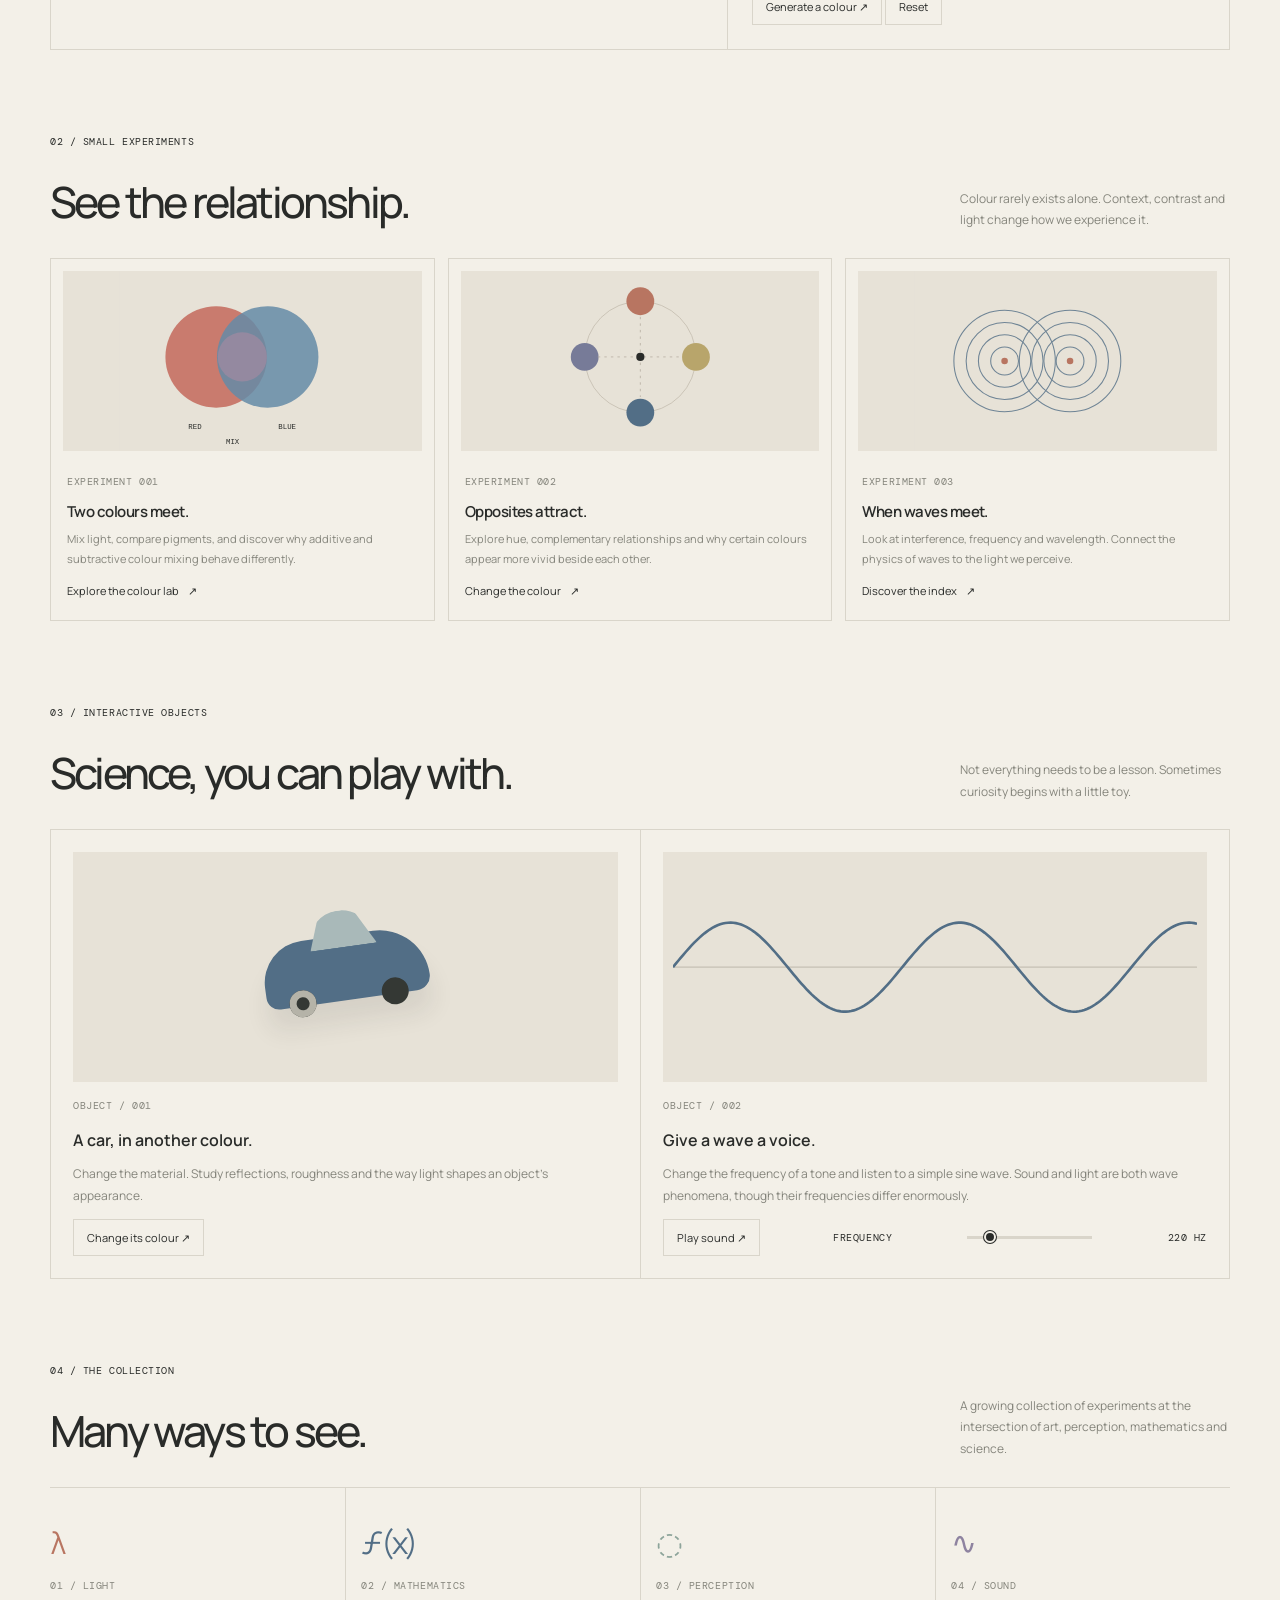
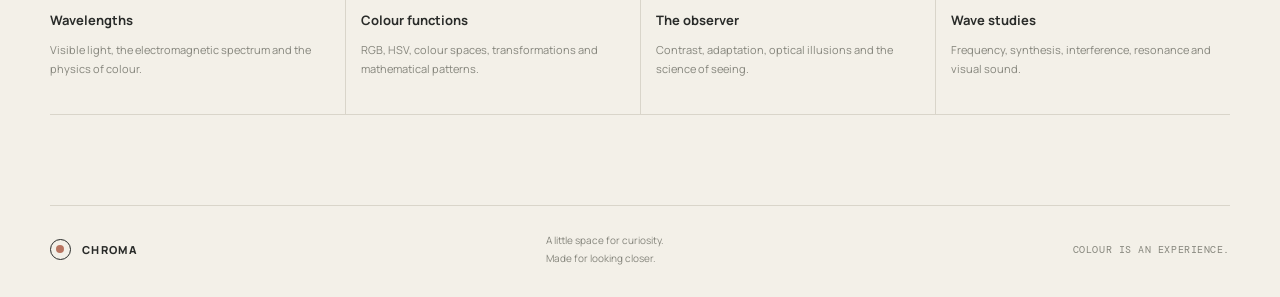
<file: colour.html>
<!DOCTYPE html>
<html lang="en">
<head>
<meta charset="UTF-8">
<meta name="viewport" content="width=device-width, initial-scale=1.0">
<meta name="theme-color" content="#f3f0e8">
<title>CHROMA — A playground for colour</title>
<style>
@import url('https://fonts.googleapis.com/css2?family=DM+Mono:wght@400;500&family=Manrope:wght@400;500;600;700;800&display=swap');

:root {
  --paper: #f3f0e8;
  --ink: #292b29;
  --muted: #85857c;
  --line: #d9d5ca;
  --clay: #b87561;
  --sage: #8da49a;
  --blue: #526e86;
  --display: #e4dfd3;
}

* { box-sizing: border-box; }

html { scroll-behavior: smooth; }

body {
  margin: 0;
  background: var(--paper);
  color: var(--ink);
  font-family: 'Manrope', sans-serif;
  -webkit-font-smoothing: antialiased;
}

button, input { font: inherit; }

button { color: inherit; }

a { color: inherit; text-decoration: none; }

::selection {
  background: var(--ink);
  color: var(--paper);
}

.mono {
  font-family: 'DM Mono', monospace;
  font-size: 10px;
  letter-spacing: .055em;
  text-transform: uppercase;
}

.muted { color: var(--muted); }

.wrap {
  width: min(1180px, calc(100% - 64px));
  margin: auto;
}

header {
  height: 72px;
  display: flex;
  justify-content: space-between;
  align-items: center;
  border-bottom: 1px solid var(--line);
}

.brand {
  display: flex;
  align-items: center;
  gap: 11px;
  font-size: 14px;
  font-weight: 800;
  letter-spacing: .12em;
}

.brand-mark {
  width: 21px;
  height: 21px;
  border: 1px solid var(--ink);
  border-radius: 50%;
  position: relative;
}

.brand-mark::before {
  content: '';
  position: absolute;
  background: var(--clay);
  width: 8px;
  height: 8px;
  border-radius: 50%;
  left: 5px;
  top: 5px;
}

nav {
  display: flex;
  gap: 27px;
  align-items: center;
}

nav a {
  font-size: 11px;
  color: var(--muted);
  transition: color .2s;
}

nav a:hover { color: var(--ink); }

.hero {
  padding: 68px 0 36px;
}

.eyebrow {
  display: flex;
  align-items: center;
  gap: 9px;
  margin-bottom: 24px;
}

.dot {
  width: 6px;
  height: 6px;
  background: var(--sage);
  border-radius: 50%;
}

h1 {
  font-size: clamp(49px, 8.6vw, 112px);
  letter-spacing: -.085em;
  line-height: .96;
  font-weight: 500;
  margin: 0;
}

h1 span { color: var(--clay); }

.hero-bottom {
  display: flex;
  justify-content: space-between;
  align-items: end;
  gap: 30px;
  margin-top: 35px;
}

.hero-bottom p {
  max-width: 390px;
  color: #72736b;
  font-size: 13px;
  line-height: 1.9;
  margin: 0;
}

.text-link {
  display: inline-flex;
  gap: 12px;
  align-items: center;
  padding-bottom: 7px;
  border-bottom: 1px solid var(--ink);
  font-size: 11px;
  white-space: nowrap;
}

.text-link span { transition: transform .2s; }
.text-link:hover span { transform: translateY(3px); }

.field {
  min-height: 390px;
  background: #e6e1d5;
  position: relative;
  overflow: hidden;
  display: grid;
  place-items: center;
}

.field::before, .field::after {
  content: '';
  position: absolute;
  width: 1px;
  height: 100%;
  background: rgba(41,43,41,.08);
  left: 25%;
}

.field::after { left: 75%; }

.orb {
  width: min(39vw, 320px);
  aspect-ratio: 1;
  border-radius: 50%;
  background: #b87561;
  box-shadow:
    inset -30px -24px 65px rgba(41,43,41,.11),
    inset 18px 14px 50px rgba(255,255,255,.2),
    20px 35px 70px rgba(41,43,41,.10);
  transition: background .35s, border-radius .5s, transform .6s;
  position: relative;
  z-index: 1;
  cursor: crosshair;
}

.field-info {
  position: absolute;
  z-index: 2;
  left: 22px;
  top: 22px;
}

.field-info p { margin: 5px 0; }

.field-bottom {
  position: absolute;
  bottom: 20px;
  left: 22px;
  right: 22px;
  display: flex;
  justify-content: space-between;
  gap: 10px;
  z-index: 2;
}

.field-bottom span {
  background: rgba(243,240,232,.7);
  padding: 7px 9px;
}

.section-head {
  display: flex;
  justify-content: space-between;
  align-items: end;
  gap: 20px;
  padding: 85px 0 27px;
}

.section-head h2 {
  font-size: clamp(27px, 4vw, 43px);
  letter-spacing: -.065em;
  font-weight: 500;
  margin: 0;
}

.section-head p {
  max-width: 270px;
  font-size: 12px;
  line-height: 1.8;
  color: var(--muted);
  margin: 0;
}

.lab {
  display: grid;
  grid-template-columns: 1.15fr .85fr;
  border: 1px solid var(--line);
}

.lab-preview {
  padding: 22px;
  border-right: 1px solid var(--line);
  min-width: 0;
}

.lab-canvas {
  min-height: 290px;
  display: grid;
  place-items: center;
  background: #e8e4d9;
  position: relative;
  overflow: hidden;
}

.swatch-main {
  width: 57%;
  aspect-ratio: 1;
  border-radius: 50%;
  background: #b87561;
  box-shadow: 0 25px 50px #292b2915;
  transition: background .2s;
}

.canvas-label {
  position: absolute;
  left: 13px;
  bottom: 12px;
}

.canvas-label span {
  display: block;
  margin-top: 5px;
}

.lab-caption {
  display: flex;
  justify-content: space-between;
  gap: 15px;
  padding-top: 17px;
}

.lab-caption strong {
  font-size: 13px;
  font-weight: 600;
}

.lab-caption span {
  font-size: 11px;
  color: var(--muted);
}

.controls { padding: 24px; }

.control-head {
  display: flex;
  justify-content: space-between;
  align-items: center;
  margin-bottom: 27px;
}

.hex {
  font-family: 'DM Mono', monospace;
  font-size: 12px;
}

.control { margin-bottom: 24px; }

.control-title {
  display: flex;
  justify-content: space-between;
  margin-bottom: 12px;
  font-size: 11px;
}

.control-title output {
  font-family: 'DM Mono', monospace;
  color: var(--muted);
}

input[type="range"] {
  appearance: none;
  -webkit-appearance: none;
  width: 100%;
  height: 3px;
  background: var(--line);
  outline: none;
  cursor: pointer;
}

input[type="range"]::-webkit-slider-thumb {
  appearance: none;
  width: 12px;
  height: 12px;
  border-radius: 50%;
  background: var(--ink);
  border: 2px solid var(--paper);
  box-shadow: 0 0 0 1px var(--ink);
}

input[type="range"]::-moz-range-thumb {
  width: 9px;
  height: 9px;
  border-radius: 50%;
  background: var(--ink);
  border: 2px solid var(--paper);
  box-shadow: 0 0 0 1px var(--ink);
}

.rgb-readout {
  display: grid;
  grid-template-columns: repeat(3,1fr);
  border-top: 1px solid var(--line);
  border-bottom: 1px solid var(--line);
  margin-top: 24px;
}

.rgb-readout div { padding: 13px 0; }
.rgb-readout div + div { padding-left: 12px; border-left: 1px solid var(--line); }
.rgb-readout strong { display: block; font-size: 18px; font-weight: 500; margin-top: 6px; }
.rgb-readout .mono { color: var(--muted); }

.formula {
  margin-top: 19px;
  font-size: 11px;
  line-height: 1.8;
  color: var(--muted);
}

.formula b { color: var(--ink); font-weight: 500; }

.experiment-grid {
  display: grid;
  grid-template-columns: repeat(3,1fr);
  gap: 13px;
}

.experiment {
  border: 1px solid var(--line);
  padding: 12px;
  transition: border-color .2s;
}

.experiment:hover { border-color: #9a978d; }

.experiment-art {
  height: 180px;
  background: #e7e2d7;
  display: grid;
  place-items: center;
  overflow: hidden;
}

.experiment-art svg { width: 100%; height: 100%; }

.experiment-info { padding: 17px 4px 8px; }

.experiment-info .mono { color: var(--muted); }

.experiment-info h3 {
  font-size: 15px;
  font-weight: 600;
  letter-spacing: -.035em;
  margin: 11px 0 7px;
}

.experiment-info p {
  font-size: 11px;
  line-height: 1.8;
  color: var(--muted);
  margin: 0;
}

.explore-link {
  border: none;
  background: none;
  padding: 15px 0 0;
  cursor: pointer;
  font-size: 11px;
  text-align: left;
}

.explore-link span { margin-left: 7px; }

.playground {
  display: grid;
  grid-template-columns: 1fr 1fr;
  border: 1px solid var(--line);
}

.playground-card {
  padding: 22px;
  min-width: 0;
}

.playground-card + .playground-card {
  border-left: 1px solid var(--line);
}

.playground-visual {
  height: 230px;
  background: #e7e2d7;
  display: grid;
  place-items: center;
  position: relative;
  overflow: hidden;
}

.toy {
  position: relative;
  width: 165px;
  height: 65px;
  background: #526e86;
  border-radius: 46px 55px 16px 14px;
  transform: rotate(-8deg);
  box-shadow: 0 22px 24px #292b2917;
  transition: background .3s, transform .4s;
}

.toy::before {
  content: '';
  position: absolute;
  width: 67px;
  height: 37px;
  background: #a9b9b9;
  top: -25px;
  left: 50px;
  border-radius: 45px 50px 0 0;
  clip-path: polygon(20% 0,70% 0,100% 100%,0 100%);
}

.toy::after {
  content: '';
  position: absolute;
  bottom: -11px;
  left: 22px;
  width: 27px;
  height: 27px;
  border-radius: 50%;
  background: #343834;
  box-shadow: 93px 0 #343834, inset 0 0 0 7px #b5b3a8;
}

.playground-card h3 {
  font-size: 16px;
  font-weight: 600;
  margin: 17px 0 8px;
}

.playground-card p {
  color: var(--muted);
  font-size: 12px;
  line-height: 1.8;
}

.small-button {
  border: 1px solid var(--line);
  background: transparent;
  padding: 10px 13px;
  cursor: pointer;
  font-size: 11px;
  transition: background .2s, color .2s;
}

.small-button:hover {
  background: var(--ink);
  color: var(--paper);
}

.sound-stage {
  width: 100%;
  padding: 10px;
}

.sound-stage svg { width: 100%; display: block; }

.sound-controls {
  display: flex;
  justify-content: space-between;
  gap: 10px;
  align-items: center;
  margin-top: 12px;
}

.sound-controls input { max-width: 125px; }

.collections {
  display: grid;
  grid-template-columns: repeat(4,1fr);
  border-top: 1px solid var(--line);
  border-bottom: 1px solid var(--line);
}

.collection {
  padding: 24px 15px 24px 0;
}

.collection + .collection {
  border-left: 1px solid var(--line);
  padding-left: 15px;
}

.collection .mono { color: var(--muted); }

.collection h3 {
  font-size: 13px;
  margin: 17px 0 8px;
}

.collection p {
  font-size: 11px;
  color: var(--muted);
  line-height: 1.8;
}

.collection .symbol {
  height: 60px;
  display: flex;
  align-items: center;
  font-size: 31px;
  font-weight: 400;
  letter-spacing: -.07em;
}

footer {
  margin-top: 90px;
  border-top: 1px solid var(--line);
  padding: 25px 0 30px;
  display: flex;
  justify-content: space-between;
  gap: 20px;
  align-items: center;
}

footer p { margin: 0; }

footer .brand { font-size: 11px; }

.note {
  font-size: 10px;
  color: var(--muted);
  line-height: 1.8;
}

@media (min-width: 1400px) {
  .wrap { width: min(1180px, calc(100% - 100px)); }
}

@media (max-width: 700px) {
  .wrap { width: calc(100% - 36px); }
  header { height: 64px; }
  nav { gap: 14px; }
  nav a { font-size: 10px; }
  nav a:nth-child(3) { display: none; }
  .hero { padding-top: 53px; }
  .hero-bottom { align-items: start; flex-direction: column; }
  .field { min-height: 310px; }
  .orb { width: 55vw; }
  .section-head { padding-top: 60px; align-items: start; flex-direction: column; }
  .lab { grid-template-columns: 1fr; }
  .lab-preview { border-right: 0; border-bottom: 1px solid var(--line); }
  .experiment-grid { grid-template-columns: 1fr; }
  .experiment-art { height: 220px; }
  .playground { grid-template-columns: 1fr; }
  .playground-card + .playground-card { border-left: 0; border-top: 1px solid var(--line); }
  .collections { grid-template-columns: repeat(2,1fr); }
  .collection:nth-child(3) { border-left: 0; padding-left: 0; border-top: 1px solid var(--line); }
  .collection:nth-child(4) { border-top: 1px solid var(--line); }
  footer { align-items: start; flex-direction: column; }
}

@media (prefers-reduced-motion: reduce) {
  *, *::before, *::after {
    scroll-behavior: auto !important;
    transition-duration: .01ms !important;
  }
}
</style>
</head>

<body>
<div class="wrap">

<header>
  <a class="brand" href="#" aria-label="Chroma home">
    <span class="brand-mark"></span> CHROMA
  </a>
  <nav>
    <a href="#laboratory">Laboratory</a>
    <a href="#experiments">Experiments</a>
    <a href="#playground">Playground</a>
    <a href="#index">Index ↗</a>
  </nav>
</header>

<main>
<section class="hero">
  <div class="eyebrow mono">
    <span class="dot"></span>
    An independent colour laboratory
  </div>

  <h1>Colour is a<br>
  <span>physical</span> event.</h1>

  <div class="hero-bottom">
    <p>
      A space to play with colour, light, mathematics
      and perception. Small experiments in the things
      we see, the things we feel, and the things we
      don't yet understand.
    </p>
    <a class="text-link" href="#laboratory">
      ENTER THE LABORATORY <span>↓</span>
    </a>
  </div>
</section>

<section class="field" aria-label="Interactive colour field">
  <div class="field-info">
    <div class="mono">FIELD / 001</div>
    <p class="mono muted">A colour in motion</p>
  </div>
  <div class="orb" id="heroOrb" title="Move your pointer over the field"></div>
  <div class="field-bottom mono">
    <span id="heroHex">#B87561</span>
    <span>RGB / LIGHT / PERCEPTION</span>
    <span>01 — 04</span>
  </div>
</section>

<section id="laboratory">
  <div class="section-head">
    <div>
      <div class="eyebrow mono">01 / Interactive study</div>
      <h2>Colour, by numbers.</h2>
    </div>
    <p>Change one variable. Observe what changes. Discover the structure beneath the surface.</p>
  </div>

  <div class="lab">
    <div class="lab-preview">
      <div class="lab-canvas" id="labCanvas">
        <div class="swatch-main" id="swatch"></div>
        <div class="canvas-label mono">
          STUDY 001
          <span id="canvasHex">#B87561</span>
        </div>
      </div>
      <div class="lab-caption">
        <strong>The colour you made.</strong>
        <span> sRGB / HEX</span>
      </div>
    </div>

    <div class="controls">
      <div class="control-head">
        <span class="mono">RGB composition</span>
        <span class="hex" id="hexValue">#B87561</span>
      </div>

      <div class="control">
        <div class="control-title">
          <label for="red">01 — Red</label>
          <output id="redVal">184</output>
        </div>
        <input id="red" type="range" min="0" max="255" value="184">
      </div>

      <div class="control">
        <div class="control-title">
          <label for="green">02 — Green</label>
          <output id="greenVal">117</output>
        </div>
        <input id="green" type="range" min="0" max="255" value="117">
      </div>

      <div class="control">
        <div class="control-title">
          <label for="blue">03 — Blue</label>
          <output id="blueVal">97</output>
        </div>
        <input id="blue" type="range" min="0" max="255" value="97">
      </div>

      <div class="rgb-readout">
        <div><span class="mono">R</span><strong id="rRead">184</strong></div>
        <div><span class="mono">G</span><strong id="gRead">117</strong></div>
        <div><span class="mono">B</span><strong id="bRead">97</strong></div>
      </div>

      <p class="formula">
        <b>The principle</b><br>
        A digital colour is a combination of three
        channel intensities. Each channel ranges from
        0 to 255 in standard 8-bit RGB.
      </p>

      <button class="small-button" id="randomColour">Generate a colour ↗</button>
      <button class="small-button" id="resetColour">Reset</button>
    </div>
  </div>
</section>

<section id="experiments">
  <div class="section-head">
    <div>
      <div class="eyebrow mono">02 / Small experiments</div>
      <h2>See the relationship.</h2>
    </div>
    <p>Colour rarely exists alone. Context, contrast and light change how we experience it.</p>
  </div>

  <div class="experiment-grid">

    <article class="experiment">
      <div class="experiment-art">
        <svg viewBox="0 0 300 220" role="img" aria-label="Overlapping red and blue light fields">
          <rect width="300" height="220" fill="#e7e2d7"/>
          <circle cx="118" cy="105" r="62" fill="#c56e60" fill-opacity=".88"/>
          <circle cx="181" cy="105" r="62" fill="#668ba7" fill-opacity=".85"/>
          <circle cx="150" cy="105" r="30" fill="#9a8aa1" fill-opacity=".85"/>
          <g fill="#292b29" font-family="monospace" font-size="9">
            <text x="84" y="193">RED</text>
            <text x="194" y="193">BLUE</text>
            <text x="130" y="211">MIX</text>
          </g>
        </svg>
      </div>
      <div class="experiment-info">
        <span class="mono">EXPERIMENT 001</span>
        <h3>Two colours meet.</h3>
        <p>Mix light, compare pigments, and discover why additive and subtractive colour mixing behave differently.</p>
        <button class="explore-link" data-go="laboratory">Explore the colour lab <span>↗</span></button>
      </div>
    </article>

    <article class="experiment">
      <div class="experiment-art">
        <svg viewBox="0 0 300 220" role="img" aria-label="Complementary colour circle">
          <rect width="300" height="220" fill="#e7e2d7"/>
          <circle cx="150" cy="105" r="68" fill="none" stroke="#c5bdb0" stroke-width="1"/>
          <circle cx="150" cy="37" r="17" fill="#b87561"/>
          <circle cx="150" cy="173" r="17" fill="#526e86"/>
          <circle cx="218" cy="105" r="17" fill="#b8a56b"/>
          <circle cx="82" cy="105" r="17" fill="#777b98"/>
          <path d="M150 56 L150 154 M98 105 L202 105" stroke="#b8b0a3" stroke-dasharray="3 5"/>
          <circle cx="150" cy="105" r="5" fill="#292b29"/>
        </svg>
      </div>
      <div class="experiment-info">
        <span class="mono">EXPERIMENT 002</span>
        <h3>Opposites attract.</h3>
        <p>Explore hue, complementary relationships and why certain colours appear more vivid beside each other.</p>
        <button class="explore-link" data-go="laboratory">Change the colour <span>↗</span></button>
      </div>
    </article>

    <article class="experiment">
      <div class="experiment-art">
        <svg viewBox="0 0 300 220" role="img" aria-label="Wave interference">
          <rect width="300" height="220" fill="#e7e2d7"/>
          <g fill="none" stroke="#526e86" stroke-width="1.3" opacity=".8">
            <circle cx="110" cy="110" r="17"/>
            <circle cx="110" cy="110" r="32"/>
            <circle cx="110" cy="110" r="47"/>
            <circle cx="110" cy="110" r="62"/>
            <circle cx="190" cy="110" r="17"/>
            <circle cx="190" cy="110" r="32"/>
            <circle cx="190" cy="110" r="47"/>
            <circle cx="190" cy="110" r="62"/>
          </g>
          <circle cx="110" cy="110" r="4" fill="#b87561"/>
          <circle cx="190" cy="110" r="4" fill="#b87561"/>
        </svg>
      </div>
      <div class="experiment-info">
        <span class="mono">EXPERIMENT 003</span>
        <h3>When waves meet.</h3>
        <p>Look at interference, frequency and wavelength. Connect the physics of waves to the light we perceive.</p>
        <button class="explore-link" data-go="index">Discover the index <span>↗</span></button>
      </div>
    </article>

  </div>
</section>

<section id="playground">
  <div class="section-head">
    <div>
      <div class="eyebrow mono">03 / Interactive objects</div>
      <h2>Science, you can play with.</h2>
    </div>
    <p>Not everything needs to be a lesson. Sometimes curiosity begins with a little toy.</p>
  </div>

  <div class="playground">
    <article class="playground-card">
      <div class="playground-visual">
        <div class="toy" id="toyCar"></div>
      </div>
      <div class="mono muted" style="margin-top:17px">OBJECT / 001</div>
      <h3>A car, in another colour.</h3>
      <p>Change the material. Study reflections, roughness and the way light shapes an object's appearance.</p>
      <button class="small-button" id="carColour">Change its colour ↗</button>
    </article>

    <article class="playground-card">
      <div class="playground-visual">
        <div class="sound-stage">
          <svg id="waveSvg" viewBox="0 0 400 130" aria-label="Sound wave visualisation">
            <line x1="0" y1="65" x2="400" y2="65" stroke="#c6c0b4" stroke-width="1"/>
            <path id="wavePath" d="" fill="none" stroke="#526e86" stroke-width="2"/>
          </svg>
        </div>
      </div>
      <div class="mono muted" style="margin-top:17px">OBJECT / 002</div>
      <h3>Give a wave a voice.</h3>
      <p>Change the frequency of a tone and listen to a simple sine wave. Sound and light are both wave phenomena, though their frequencies differ enormously.</p>
      <div class="sound-controls">
        <button class="small-button" id="soundButton">Play sound ↗</button>
        <label class="mono" for="frequency">FREQUENCY</label>
        <input type="range" id="frequency" min="110" max="880" value="220" step="10">
        <output class="mono" id="freqVal">220 Hz</output>
      </div>
    </article>
  </div>
</section>

<section id="index">
  <div class="section-head">
    <div>
      <div class="eyebrow mono">04 / The collection</div>
      <h2>Many ways to see.</h2>
    </div>
    <p>A growing collection of experiments at the intersection of art, perception, mathematics and science.</p>
  </div>

  <div class="collections">
    <article class="collection">
      <div class="symbol" style="color:#b87561">λ</div>
      <span class="mono">01 / Light</span>
      <h3>Wavelengths</h3>
      <p>Visible light, the electromagnetic spectrum and the physics of colour.</p>
    </article>
    <article class="collection">
      <div class="symbol" style="color:#526e86">ƒ(x)</div>
      <span class="mono">02 / Mathematics</span>
      <h3>Colour functions</h3>
      <p>RGB, HSV, colour spaces, transformations and mathematical patterns.</p>
    </article>
    <article class="collection">
      <div class="symbol" style="color:#8da49a">◌</div>
      <span class="mono">03 / Perception</span>
      <h3>The observer</h3>
      <p>Contrast, adaptation, optical illusions and the science of seeing.</p>
    </article>
    <article class="collection">
      <div class="symbol" style="color:#8e83a0">∿</div>
      <span class="mono">04 / Sound</span>
      <h3>Wave studies</h3>
      <p>Frequency, synthesis, interference, resonance and visual sound.</p>
    </article>
  </div>
</section>

</main>

<footer>
  <a class="brand" href="#"><span class="brand-mark"></span> CHROMA</a>
  <p class="note">A little space for curiosity.<br>Made for looking closer.</p>
  <p class="mono muted">COLOUR IS AN EXPERIENCE.</p>
</footer>

</div>

<script>
const $ = id => document.getElementById(id);

const sliders = {
  r: $('red'),
  g: $('green'),
  b: $('blue')
};

const initial = { r: 184, g: 117, b: 97 };

function getRGB() {
  return {
    r: Number(sliders.r.value),
    g: Number(sliders.g.value),
    b: Number(sliders.b.value)
  };
}

function toHex({r, g, b}) {
  return '#' + [r, g, b]
    .map(v => v.toString(16).padStart(2, '0'))
    .join('').toUpperCase();
}

function updateColour() {
  const c = getRGB();
  const hex = toHex(c);
  const css = `rgb(${c.r}, ${c.g}, ${c.b})`;

  $('swatch').style.background = css;
  $('heroOrb').style.background = css;
  $('heroHex').textContent = hex;
  $('hexValue').textContent = hex;
  $('canvasHex').textContent = hex;

  $('redVal').textContent = c.r;
  $('greenVal').textContent = c.g;
  $('blueVal').textContent = c.b;

  $('rRead').textContent = c.r;
  $('gRead').textContent = c.g;
  $('bRead').textContent = c.b;

  document.title = `${hex} — CHROMA`;
}

Object.values(sliders).forEach(input => {
  input.addEventListener('input', updateColour);
});

$('randomColour').addEventListener('click', () => {
  Object.values(sliders).forEach(input => {
    input.value = Math.floor(Math.random() * 256);
  });
  updateColour();
});

$('resetColour').addEventListener('click', () => {
  sliders.r.value = initial.r;
  sliders.g.value = initial.g;
  sliders.b.value = initial.b;
  updateColour();
});

// The hero field reacts gently to pointer movement.
$('heroOrb').addEventListener('pointermove', event => {
  const rect = event.currentTarget.getBoundingClientRect();
  const x = (event.clientX - rect.left) / rect.width;
  const y = (event.clientY - rect.top) / rect.height;
  event.currentTarget.style.transform =
    `translate(${(x - .5) * 14}px, ${(y - .5) * 14}px)`;
});

$('heroOrb').addEventListener('pointerleave', event => {
  event.currentTarget.style.transform = 'translate(0, 0)';
});

// Cycle the colour of the little conceptual car.
const carColours = ['#526e86', '#b87561', '#8da49a', '#c2a96e', '#777b98'];
let carIndex = 0;

$('carColour').addEventListener('click', () => {
  carIndex = (carIndex + 1) % carColours.length;
  $('toyCar').style.background = carColours[carIndex];
  $('toyCar').style.transform =
    `rotate(${-8 + (carIndex % 3 - 1) * 4}deg)`;
});

// Draw a mathematical sine wave.
function drawWave() {
  const frequency = Number($('frequency').value);
  const cycles = 1 + (frequency - 110) / 770 * 9;
  const points = [];

  for (let x = 0; x <= 400; x += 2) {
    const y = 65 - 34 * Math.sin((x / 400) * cycles * Math.PI * 2);
    points.push(`${x === 0 ? 'M' : 'L'} ${x} ${y.toFixed(2)}`);
  }

  $('wavePath').setAttribute('d', points.join(' '));
  $('freqVal').textContent = `${frequency} Hz`;

  if (oscillator) oscillator.frequency.setTargetAtTime(
    frequency, audioContext.currentTime, 0.03
  );
}

$('frequency').addEventListener('input', drawWave);
drawWave();

// Audio is created only after the visitor requests sound.
let audioContext = null;
let oscillator = null;
let gainNode = null;
let playing = false;

$('soundButton').addEventListener('click', async () => {
  if (!audioContext) {
    const AudioContextClass = window.AudioContext ||
      window.webkitAudioContext;

    if (!AudioContextClass) {
      $('soundButton').textContent = 'Audio unavailable';
      return;
    }

    audioContext = new AudioContextClass();
    oscillator = audioContext.createOscillator();
    gainNode = audioContext.createGain();

    oscillator.type = 'sine';
    oscillator.frequency.value = Number($('frequency').value);
    gainNode.gain.value = 0;

    oscillator.connect(gainNode);
    gainNode.connect(audioContext.destination);
    oscillator.start();
  }

  if (audioContext.state === 'suspended') {
    await audioContext.resume();
  }

  playing = !playing;

  gainNode.gain.setTargetAtTime(
    playing ? 0.045 : 0,
    audioContext.currentTime,
    0.04
  );

  $('soundButton').textContent = playing
    ? 'Stop sound ↗'
    : 'Play sound ↗';
});

document.querySelectorAll('[data-go]').forEach(button => {
  button.addEventListener('click', () => {
    const destination = button.dataset.go;
    const target = document.getElementById(destination);
    if (target) target.scrollIntoView({ behavior: 'smooth' });
  });
});

updateColour();
</script>
</body>
</html>
</file>
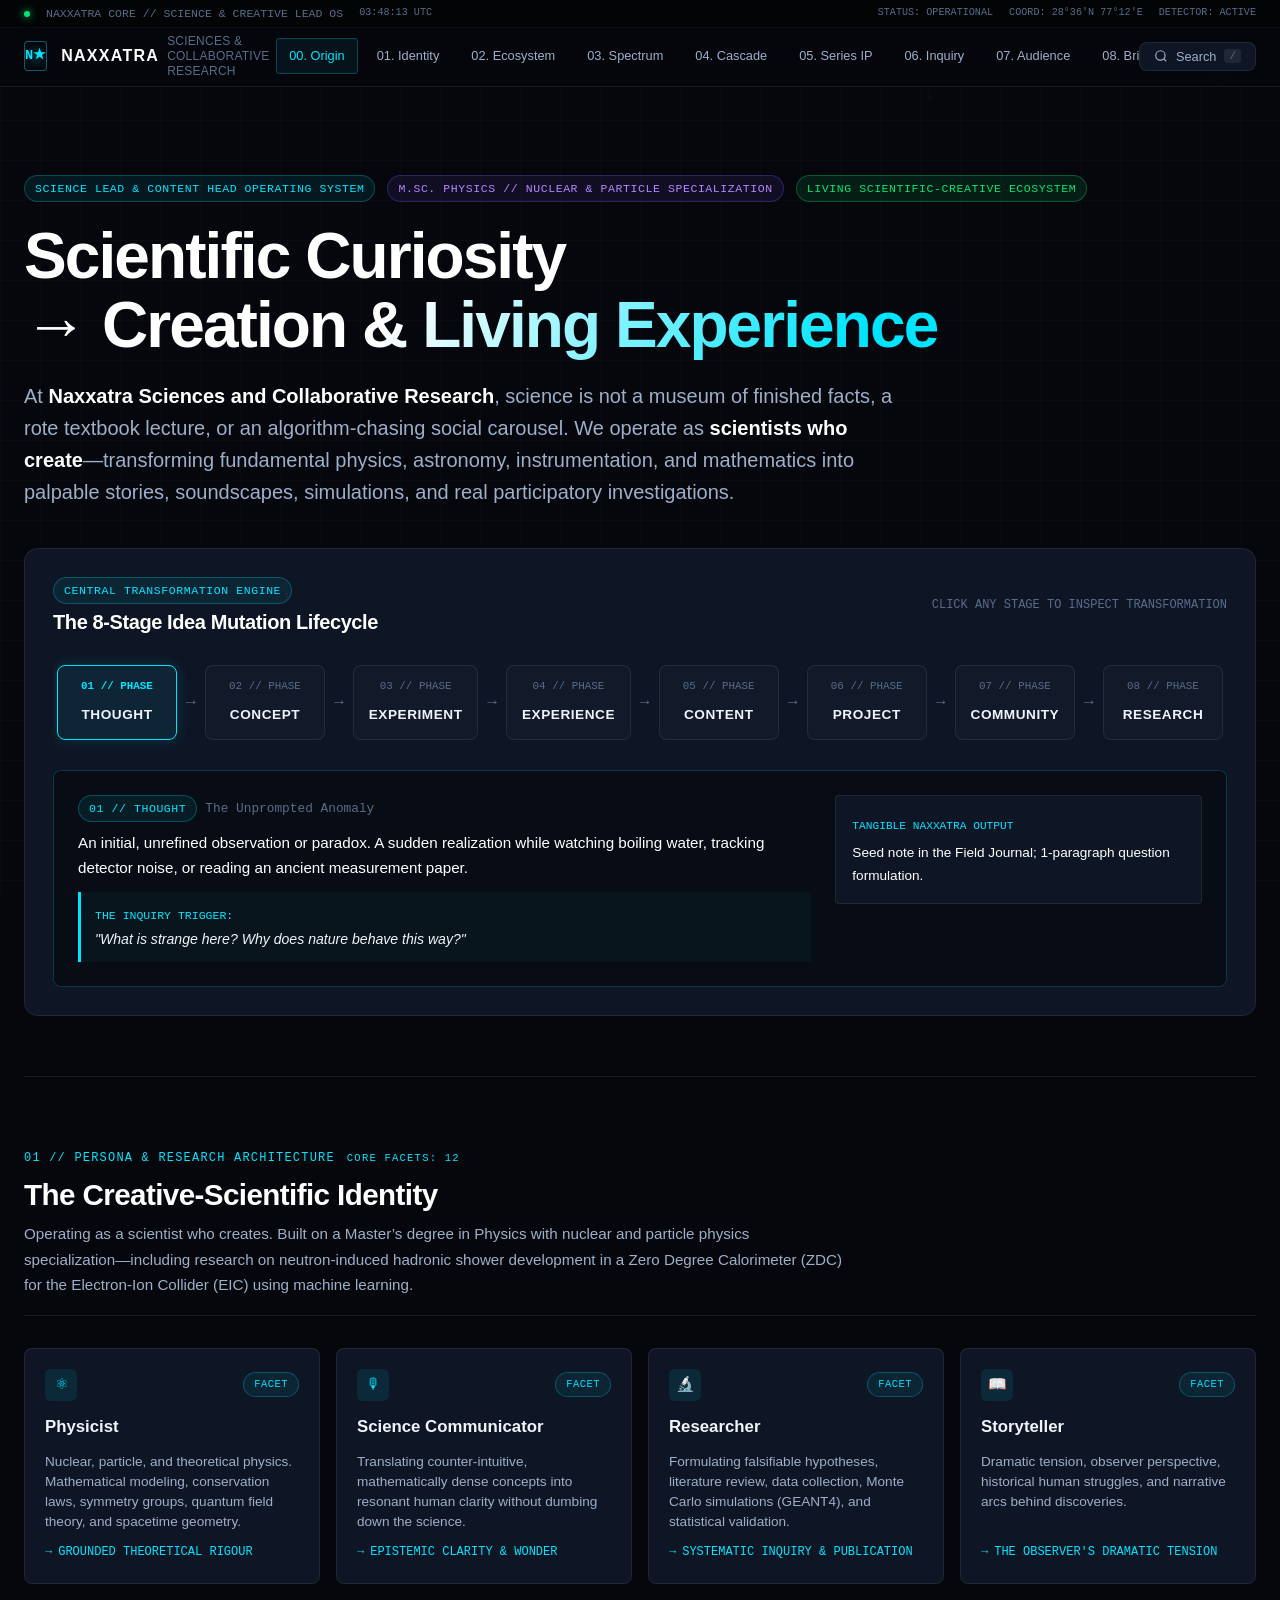
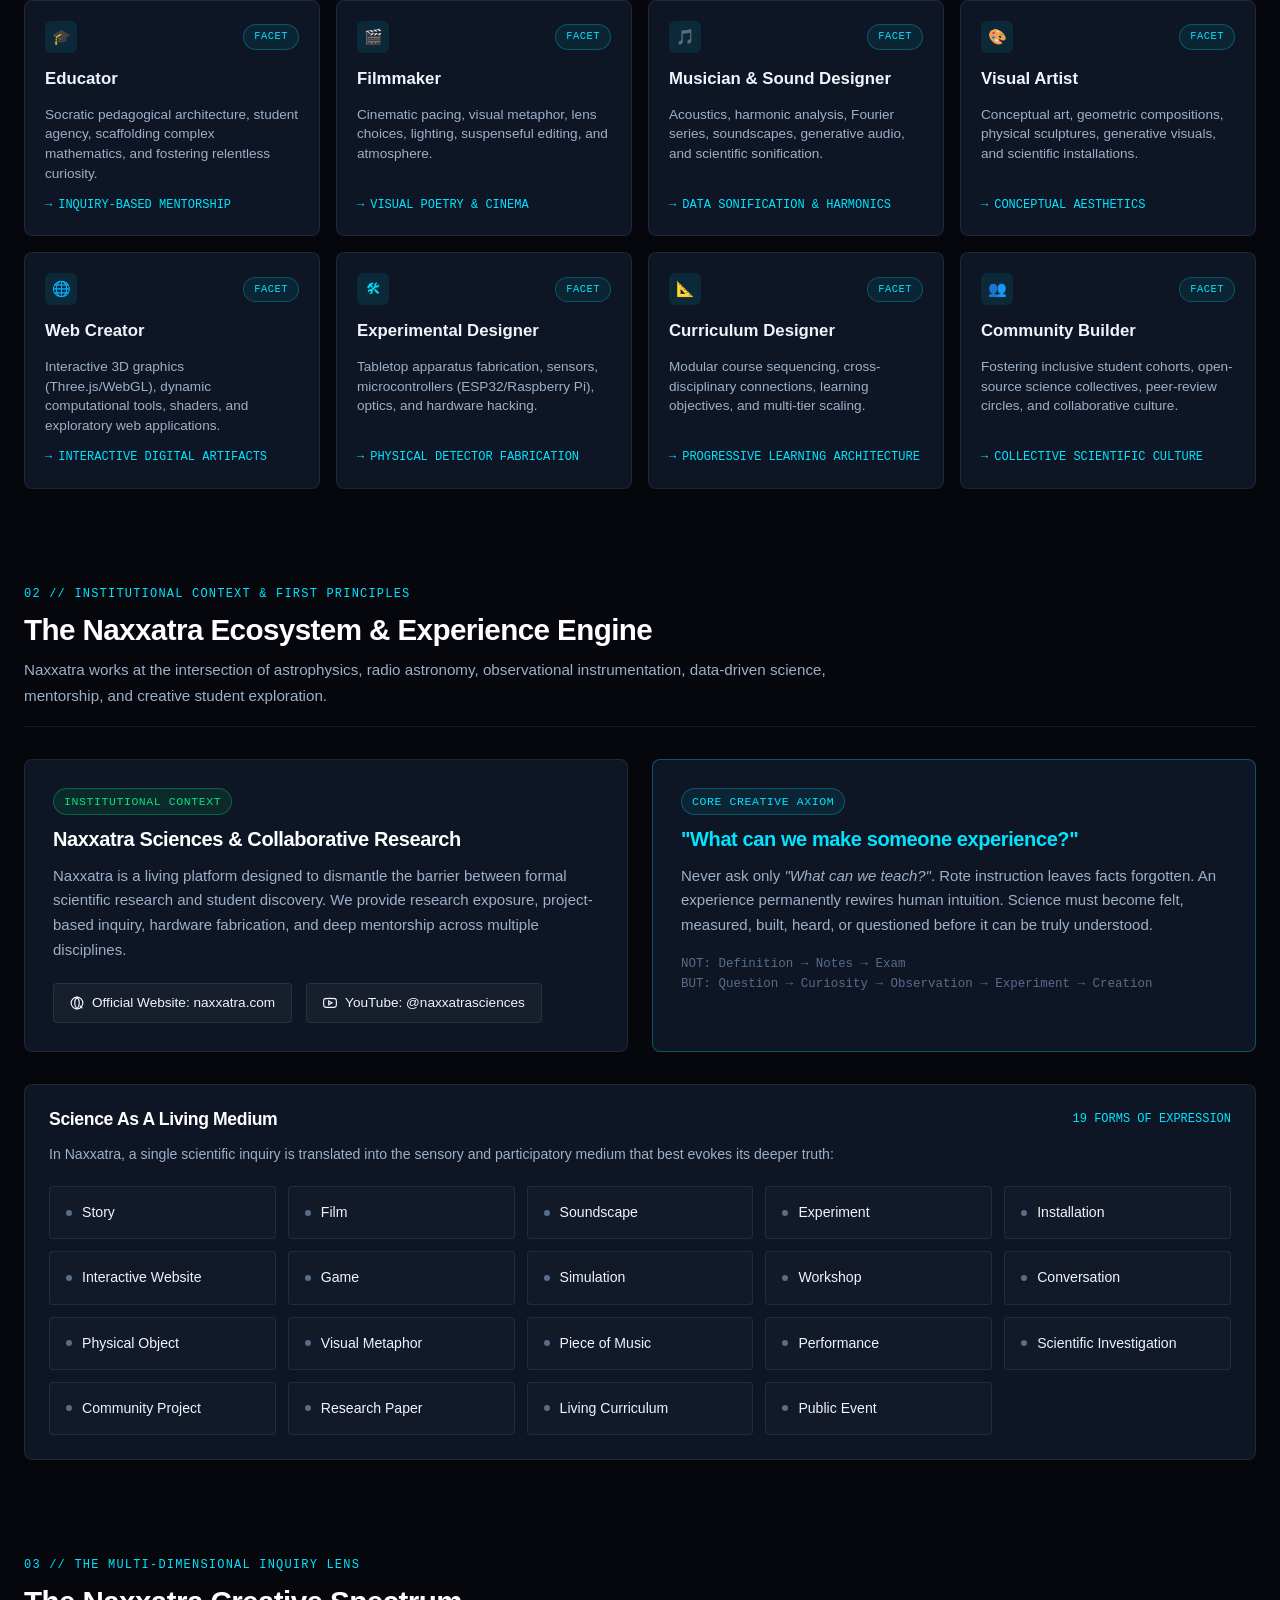
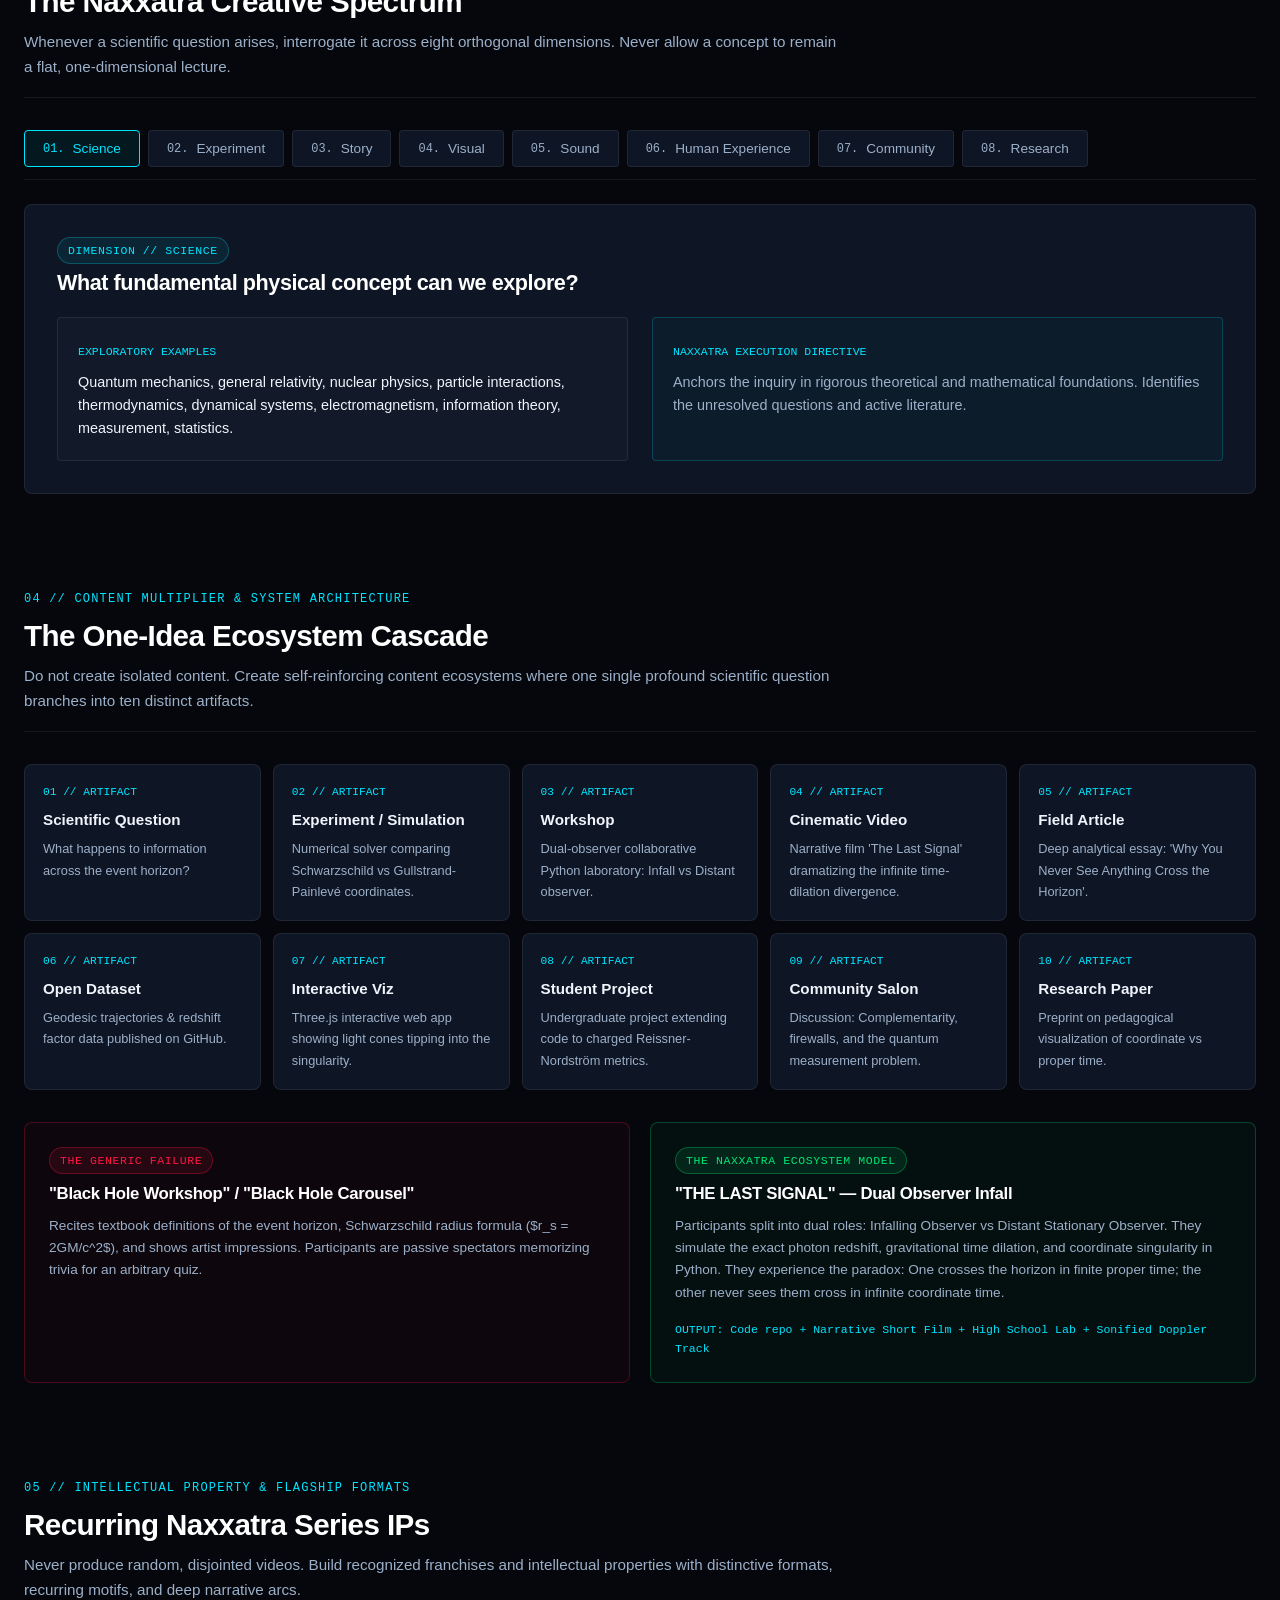
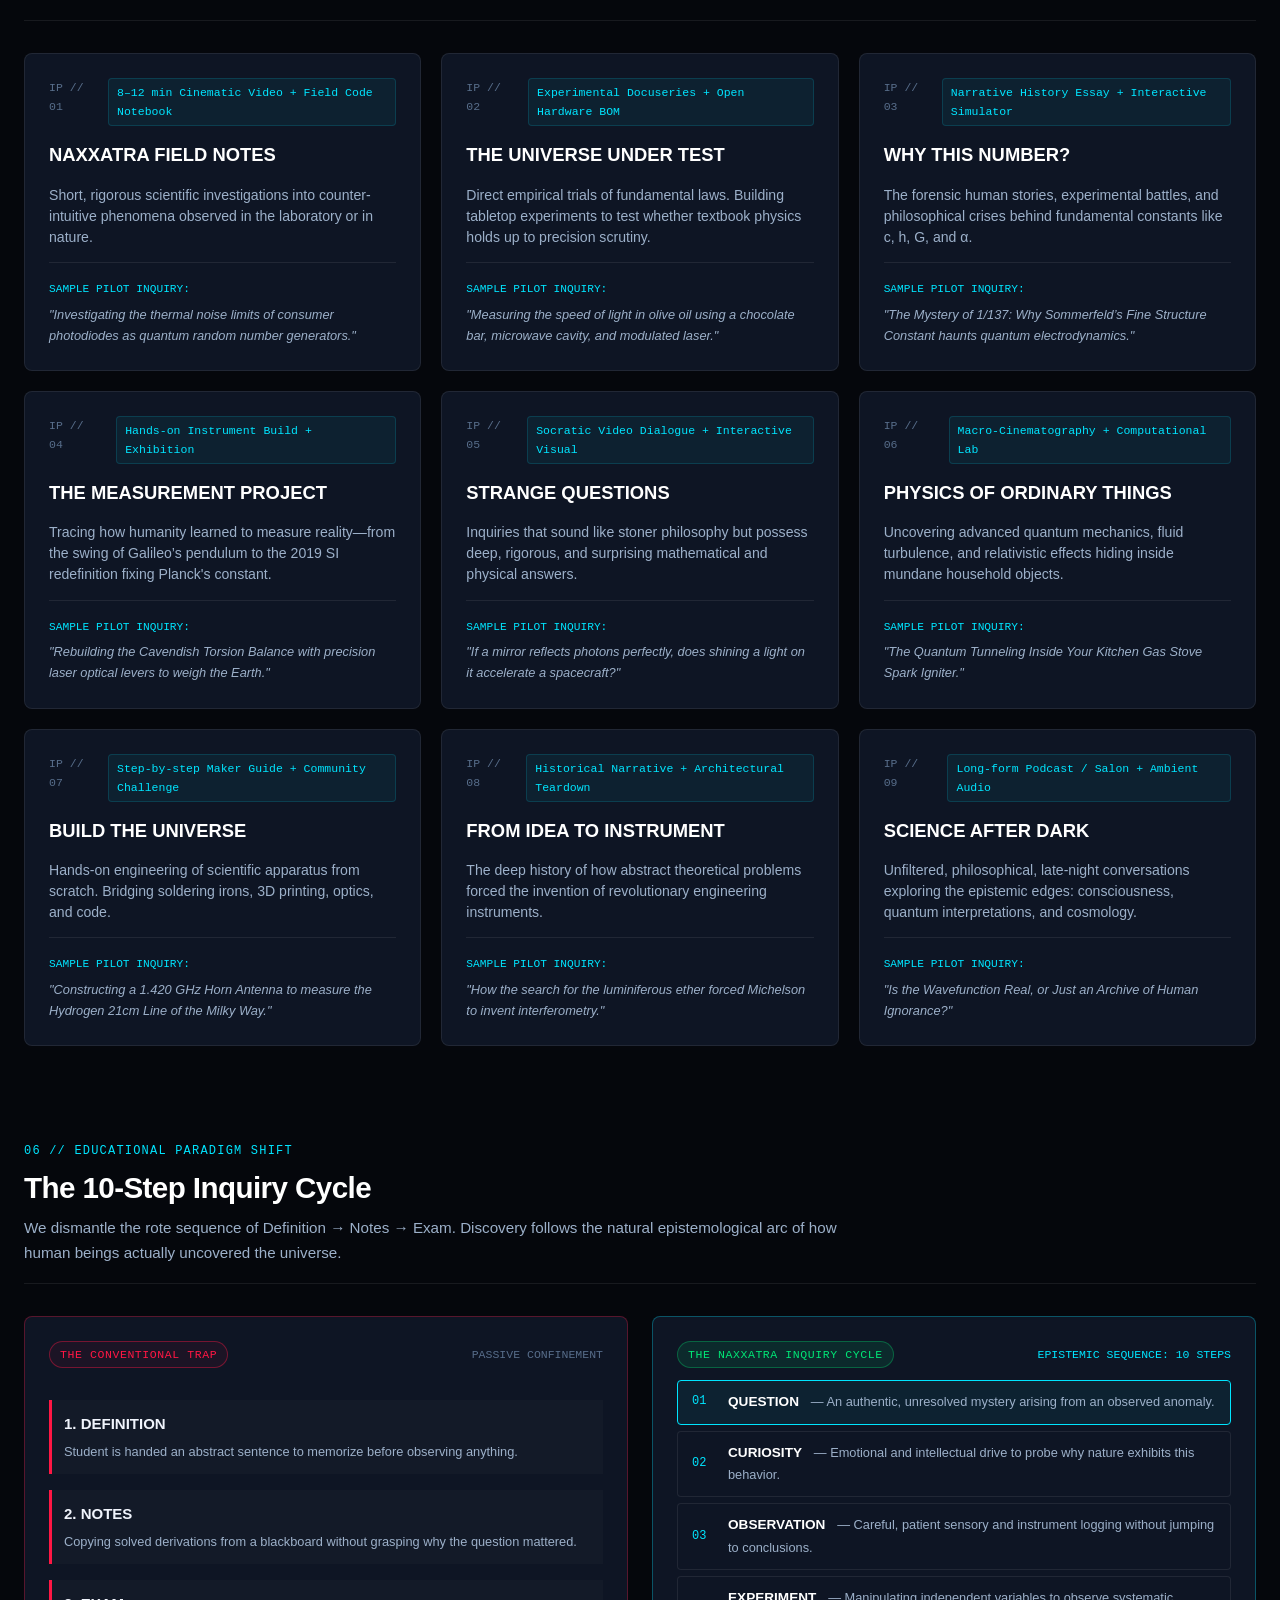
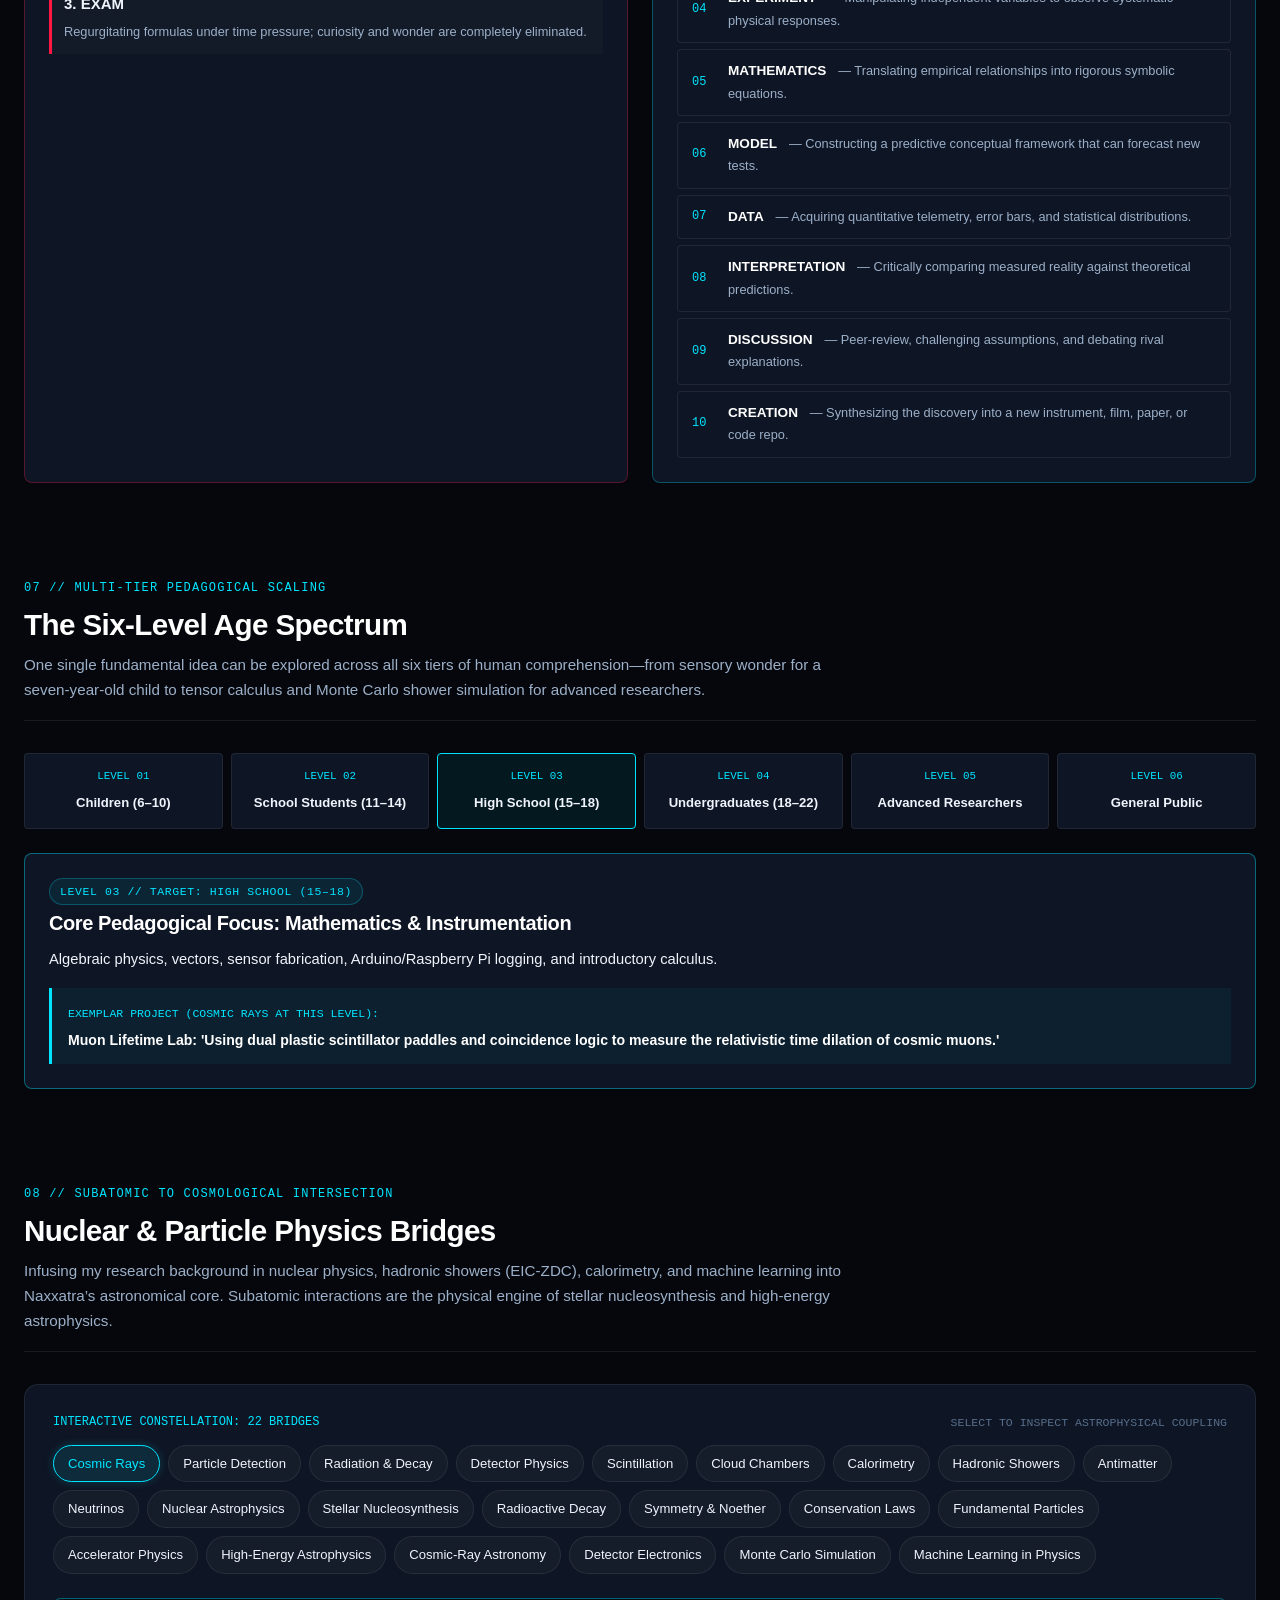
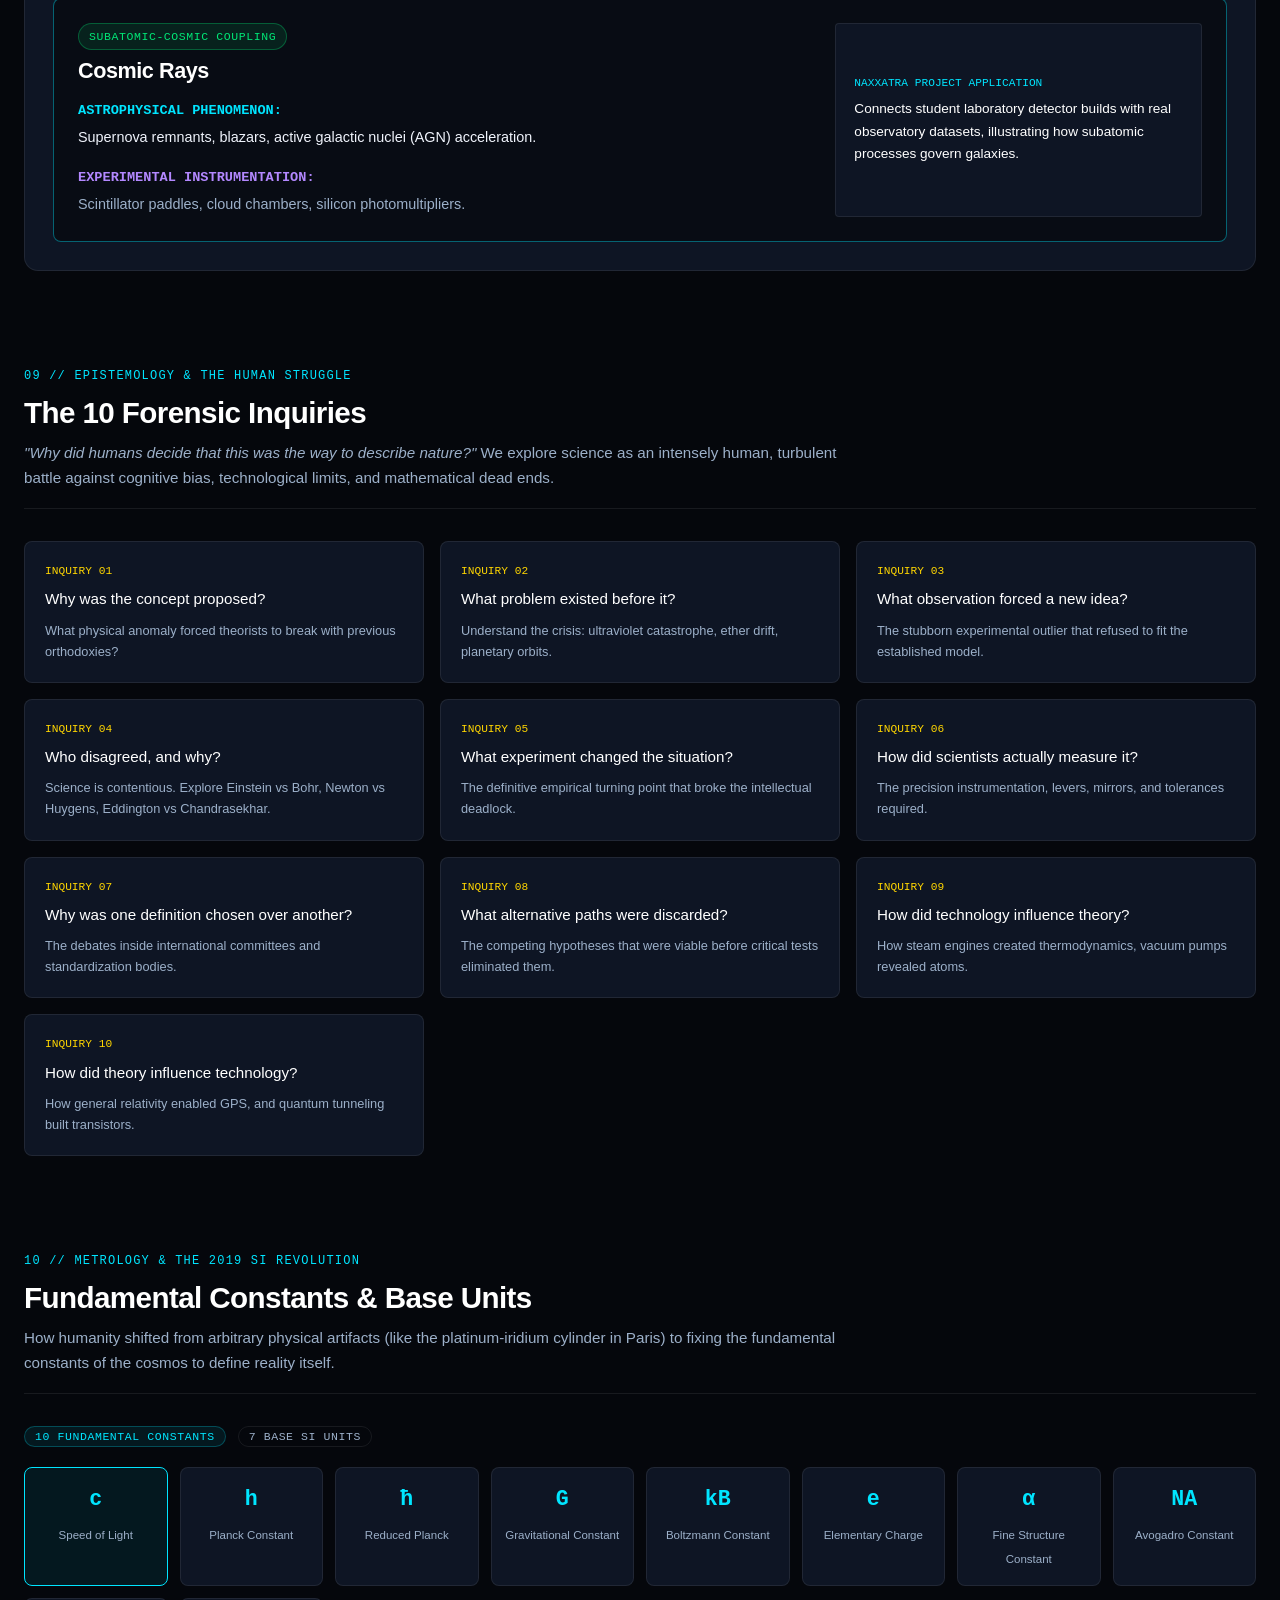
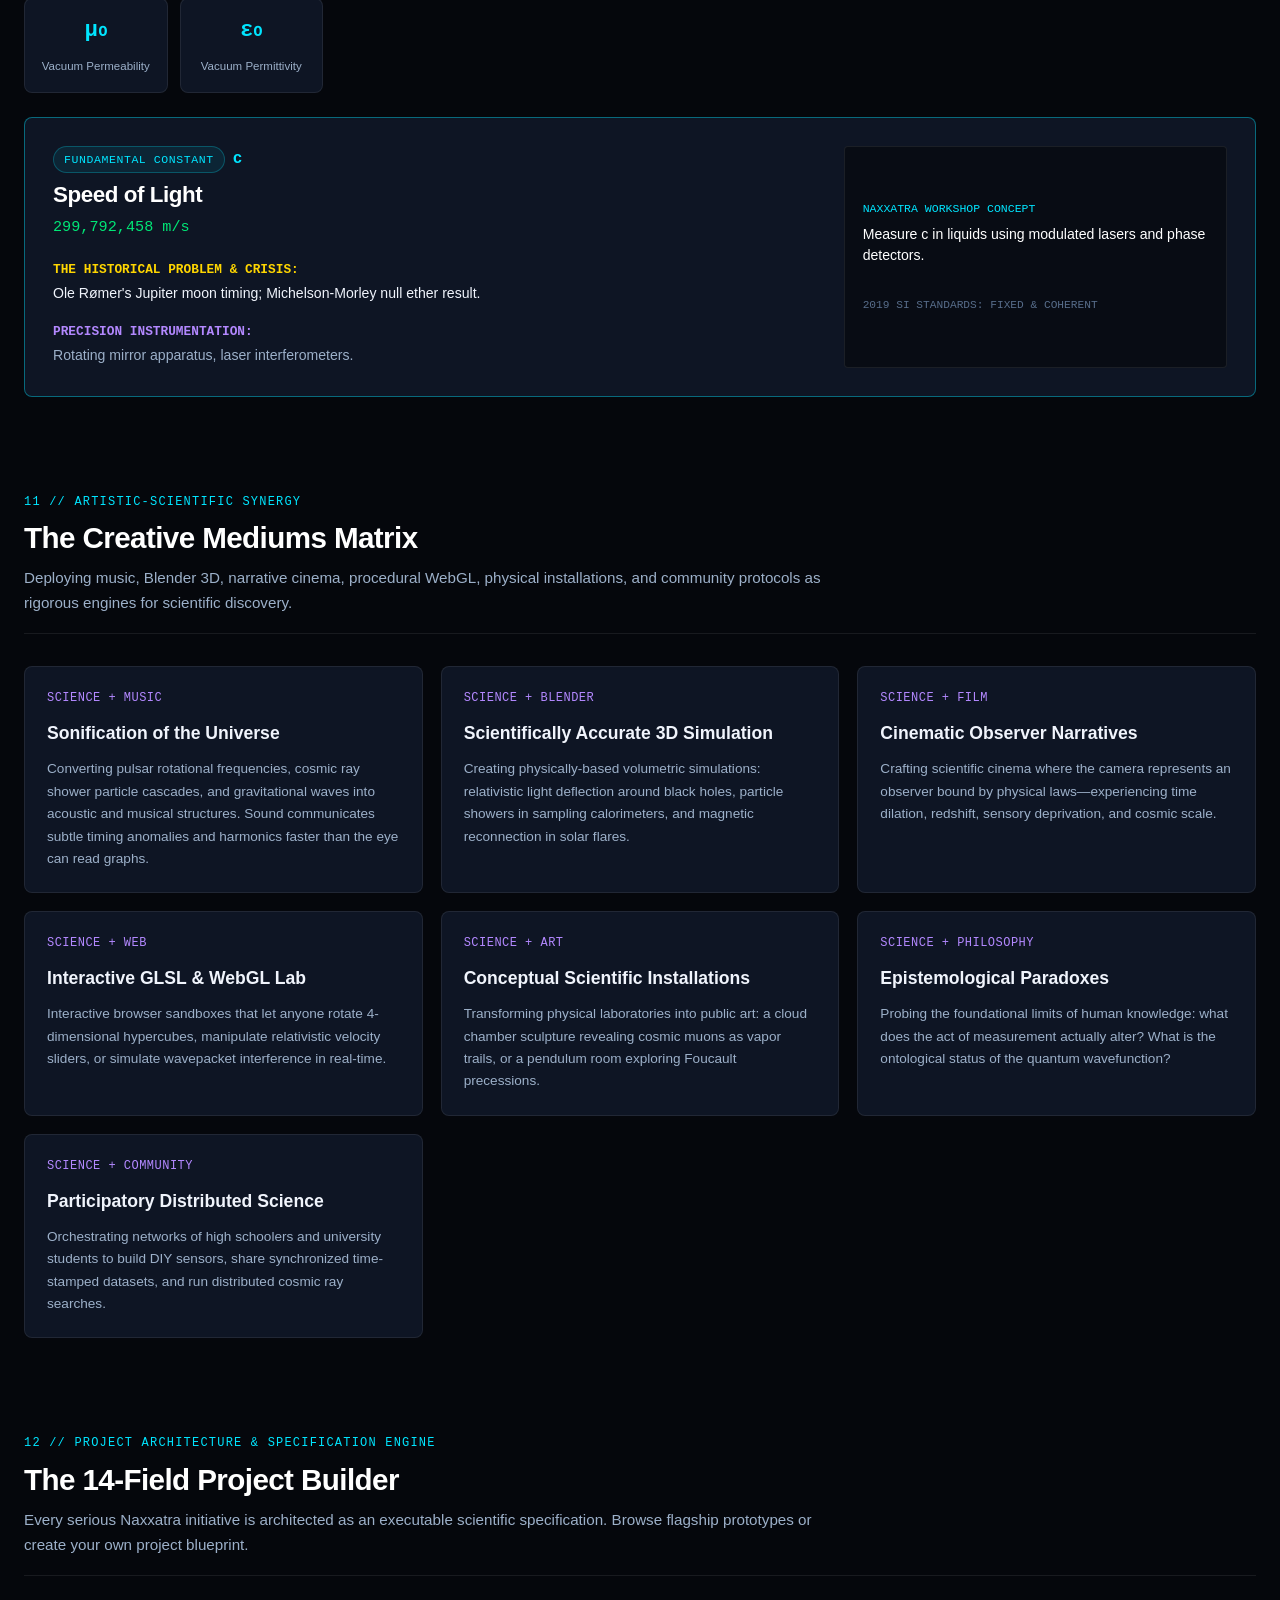
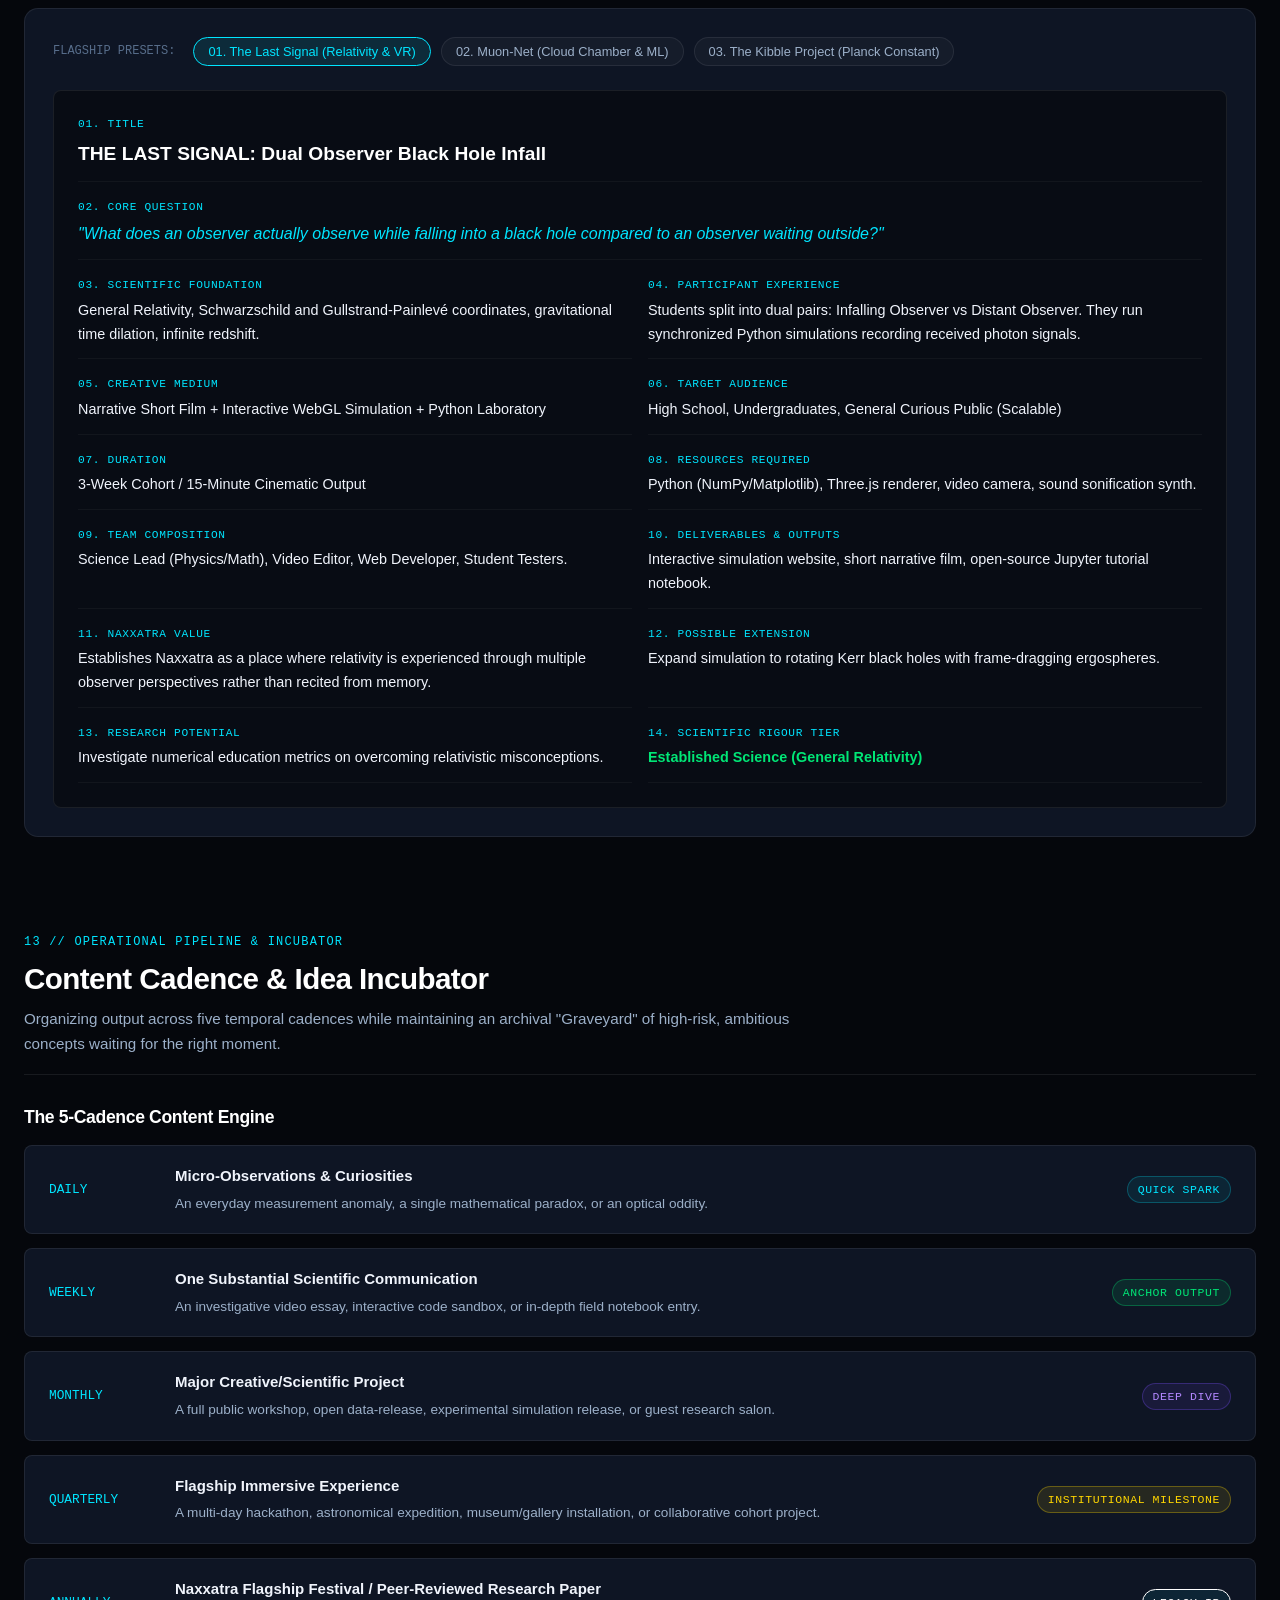
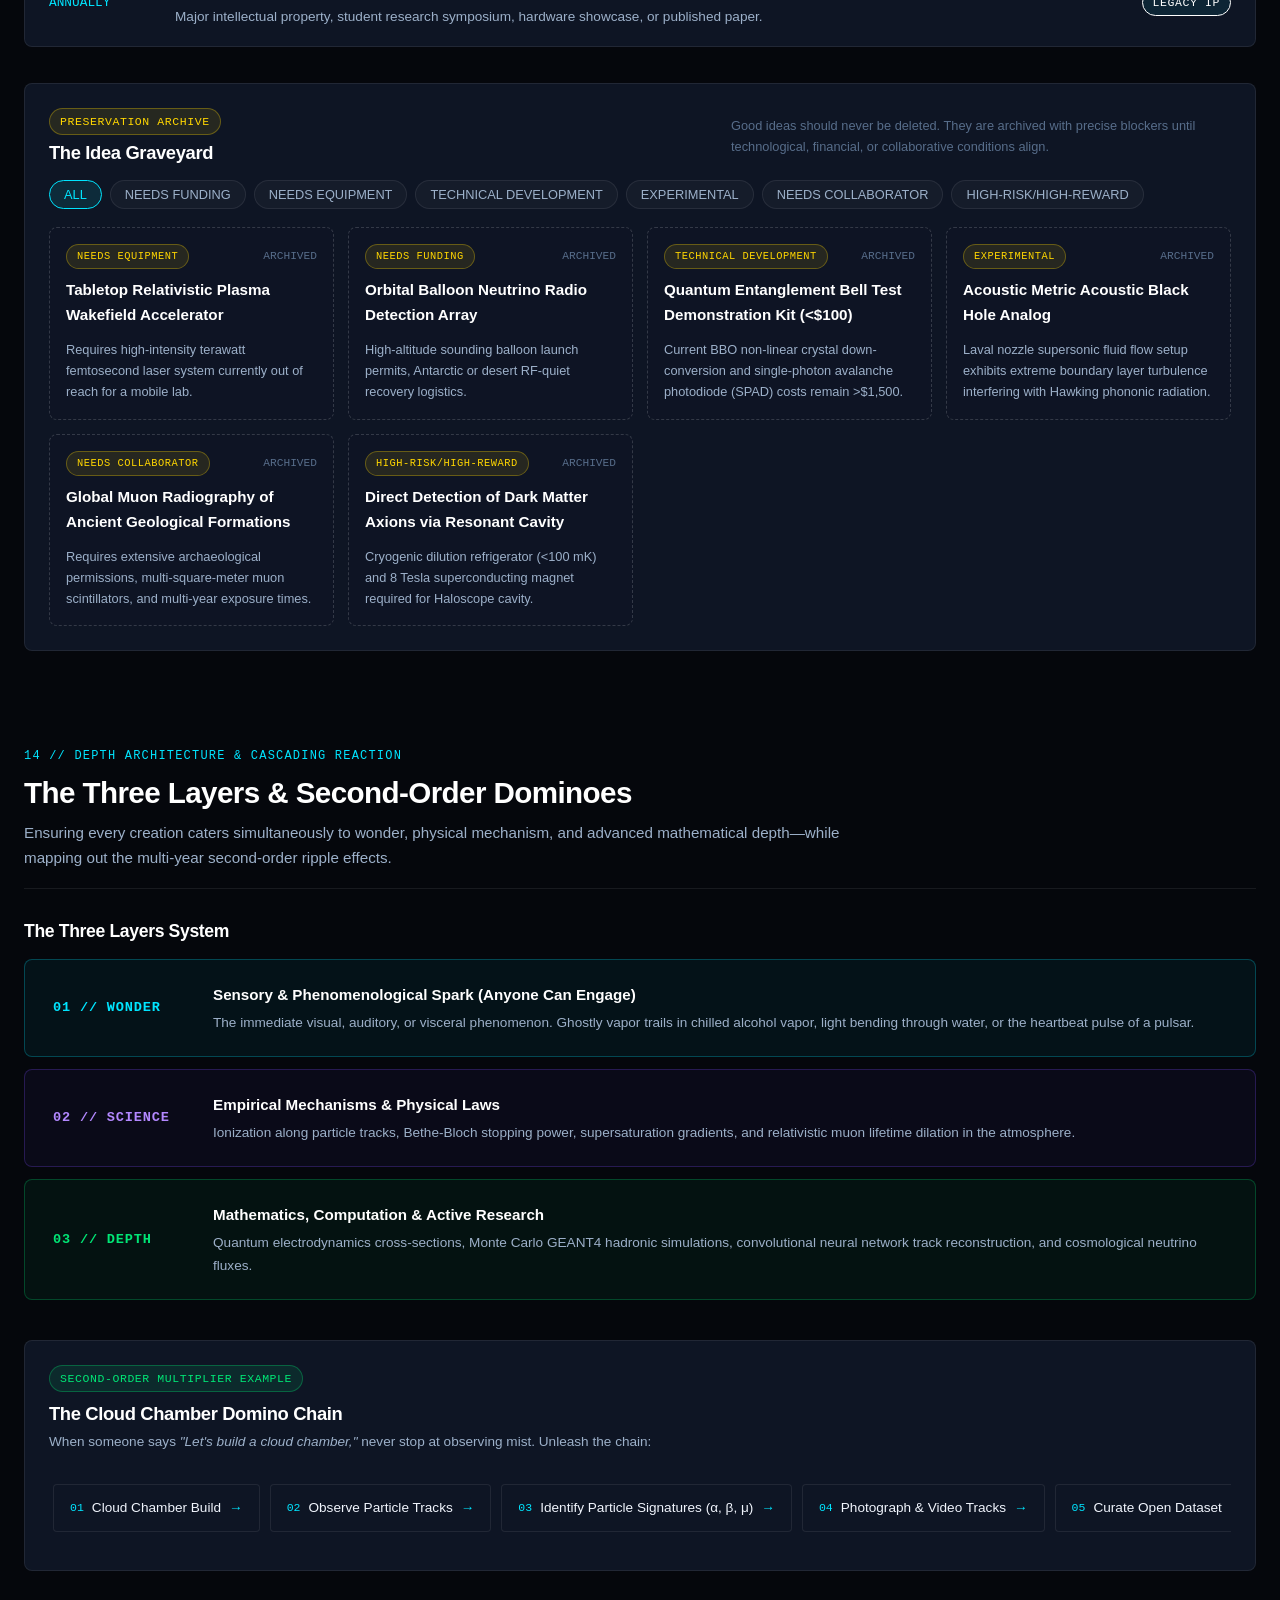
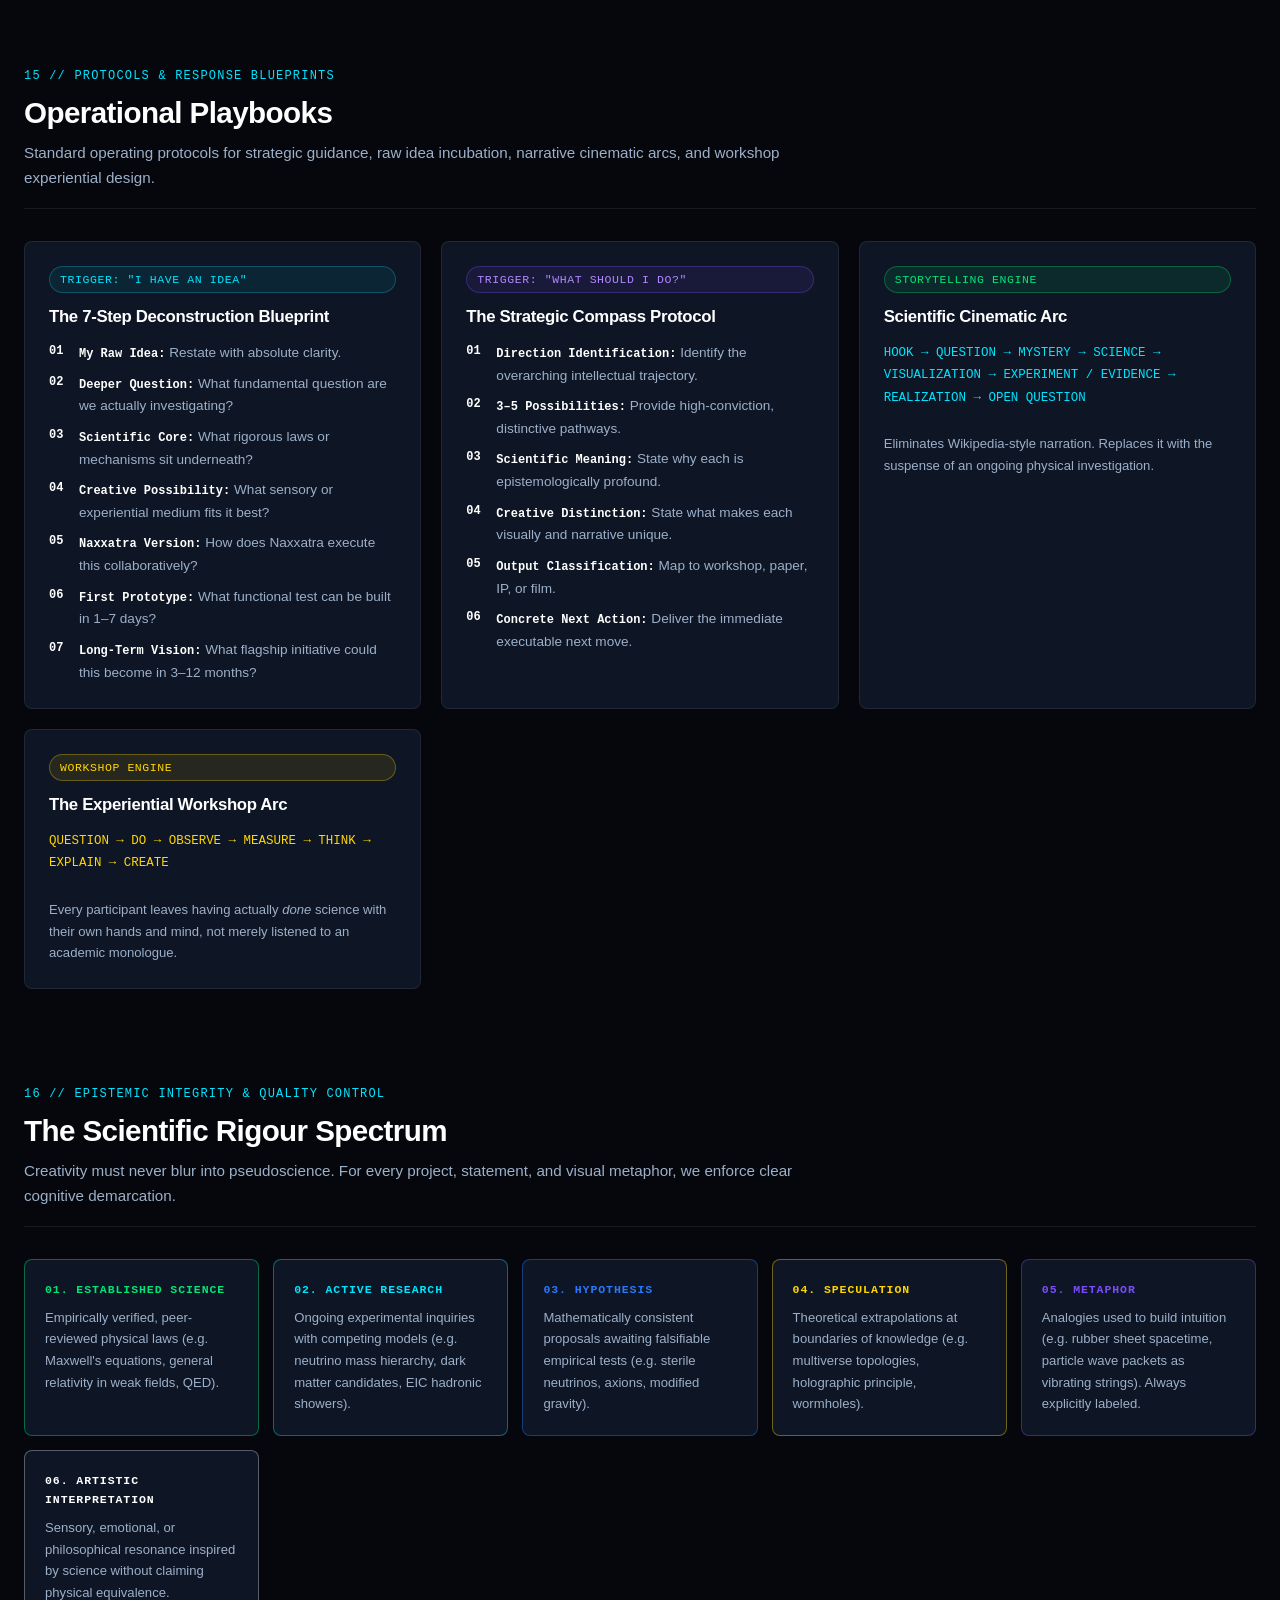
<file: nx.html>
<!DOCTYPE html>
<html lang="en">
<head>
  <meta charset="UTF-8">
  <meta name="viewport" content="width=device-width, initial-scale=1.0">
  <title>NAXXATRA — Master Creative & Science Lead Operating System</title>
  <meta name="description" content="Strategic scientific-creative operating system for Naxxatra Sciences and Collaborative Research. Transforming scientific curiosity into creation.">
  <style>
    /* ==========================================================================
       NAXXATRA SCIENTIFIC-CREATIVE OS — CORE DESIGN SYSTEM
       Theme: Deep Cosmic Void, Precision Instrument, Field Notebook
       ========================================================================== */
    :root {
      --bg-void: #05070c;
      --bg-subtle: #080c14;
      --bg-surface: #0e1524;
      --bg-surface-elevated: #141f33;
      --bg-glass: rgba(14, 21, 36, 0.75);
      --border-subtle: rgba(255, 255, 255, 0.08);
      --border-medium: rgba(255, 255, 255, 0.16);
      --border-accent: rgba(0, 229, 255, 0.4);

      --cyan-bright: #00e5ff;
      --cyan-glow: rgba(0, 229, 255, 0.25);
      --blue-accent: #2979ff;
      --violet-accent: #7c4dff;
      --emerald-accent: #00e676;
      --amber-accent: #ffd600;
      --crimson-accent: #ff1744;

      --text-primary: #f0f4fc;
      --text-secondary: #9cb0c9;
      --text-muted: #576d8a;
      --text-highlight: #ffffff;

      --font-sans: -apple-system, BlinkMacSystemFont, "Segoe UI", Roboto, "Helvetica Neue", Arial, sans-serif;
      --font-mono: "JetBrains Mono", "SF Mono", "Fira Code", Menlo, Consolas, monospace;

      --radius-sm: 4px;
      --radius-md: 8px;
      --radius-lg: 14px;
      --radius-full: 9999px;

      --transition-fast: 0.18s ease;
      --transition-normal: 0.28s cubic-bezier(0.16, 1, 0.3, 1);
      --header-height: 64px;
    }

    * {
      box-sizing: border-box;
      margin: 0;
      padding: 0;
    }

    html {
      scroll-behavior: smooth;
      color-scheme: dark;
    }

    body {
      background-color: var(--bg-void);
      color: var(--text-primary);
      font-family: var(--font-sans);
      font-size: 15px;
      line-height: 1.65;
      -webkit-font-smoothing: antialiased;
      overflow-x: hidden;
      position: relative;
    }

    /* Ambient Scientific Grid and Canvas */
    #bg-canvas {
      position: fixed;
      top: 0;
      left: 0;
      width: 100vw;
      height: 100vh;
      pointer-events: none;
      z-index: 0;
      opacity: 0.55;
    }

    .grid-overlay {
      position: fixed;
      inset: 0;
      background-image: 
        linear-gradient(to right, rgba(255,255,255,0.02) 1px, transparent 1px),
        linear-gradient(to bottom, rgba(255,255,255,0.02) 1px, transparent 1px);
      background-size: 40px 40px;
      pointer-events: none;
      z-index: 1;
    }

    /* Typography & Core Elements */
    h1, h2, h3, h4, h5, h6 {
      color: var(--text-highlight);
      font-weight: 600;
      letter-spacing: -0.02em;
      line-height: 1.25;
    }

    p {
      color: var(--text-secondary);
      margin-bottom: 1rem;
    }

    p:last-child {
      margin-bottom: 0;
    }

    a {
      color: var(--cyan-bright);
      text-decoration: none;
      transition: color var(--transition-fast);
    }
    a:hover {
      text-decoration: underline;
    }

    code, .mono {
      font-family: var(--font-mono);
      font-size: 0.88em;
    }

    .pill-tag {
      display: inline-flex;
      align-items: center;
      gap: 6px;
      padding: 3px 10px;
      border-radius: var(--radius-full);
      font-family: var(--font-mono);
      font-size: 0.72rem;
      letter-spacing: 0.05em;
      text-transform: uppercase;
      background: rgba(0, 229, 255, 0.08);
      border: 1px solid rgba(0, 229, 255, 0.25);
      color: var(--cyan-bright);
    }

    .pill-tag.purple {
      background: rgba(124, 77, 255, 0.1);
      border-color: rgba(124, 77, 255, 0.3);
      color: #b388ff;
    }

    .pill-tag.green {
      background: rgba(0, 230, 118, 0.1);
      border-color: rgba(0, 230, 118, 0.3);
      color: var(--emerald-accent);
    }

    .pill-tag.amber {
      background: rgba(255, 214, 0, 0.1);
      border-color: rgba(255, 214, 0, 0.3);
      color: var(--amber-accent);
    }

    /* App Shell Layout */
    .app-shell {
      position: relative;
      z-index: 2;
      display: flex;
      flex-direction: column;
      min-height: 100vh;
    }

    /* Top Telemetry & Global Header */
    header.global-header {
      position: sticky;
      top: 0;
      z-index: 100;
      background: rgba(5, 7, 12, 0.88);
      backdrop-filter: blur(14px);
      -webkit-backdrop-filter: blur(14px);
      border-bottom: 1px solid var(--border-subtle);
    }

    .telemetry-bar {
      display: flex;
      justify-content: space-between;
      align-items: center;
      padding: 4px 24px;
      background: rgba(0, 0, 0, 0.4);
      border-bottom: 1px solid rgba(255, 255, 255, 0.04);
      font-family: var(--font-mono);
      font-size: 0.72rem;
      color: var(--text-muted);
    }

    .telemetry-group {
      display: flex;
      gap: 16px;
      align-items: center;
    }

    .telemetry-indicator {
      display: inline-block;
      width: 6px;
      height: 6px;
      border-radius: 50%;
      background: var(--emerald-accent);
      box-shadow: 0 0 8px var(--emerald-accent);
      animation: pulse 2.5s infinite;
    }

    @keyframes pulse {
      0%, 100% { opacity: 1; transform: scale(1); }
      50% { opacity: 0.4; transform: scale(0.85); }
    }

    .header-main {
      display: flex;
      align-items: center;
      justify-content: space-between;
      padding: 0 24px;
      height: 56px;
    }

    .brand-cluster {
      display: flex;
      align-items: center;
      gap: 14px;
      text-decoration: none;
    }

    .brand-symbol {
      width: 30px;
      height: 30px;
      display: flex;
      align-items: center;
      justify-content: center;
      border: 1px solid var(--border-accent);
      border-radius: var(--radius-sm);
      background: radial-gradient(circle, rgba(0,229,255,0.15) 0%, transparent 80%);
      color: var(--cyan-bright);
      font-family: var(--font-mono);
      font-weight: 700;
      font-size: 0.85rem;
    }

    .brand-meta h1 {
      font-size: 1rem;
      letter-spacing: 0.08em;
      text-transform: uppercase;
      display: flex;
      align-items: center;
      gap: 8px;
    }

    .brand-meta span {
      font-size: 0.75rem;
      color: var(--text-muted);
      font-weight: 400;
      letter-spacing: 0.02em;
    }

    /* Navigation Bar */
    nav.nav-links {
      display: flex;
      align-items: center;
      gap: 6px;
      overflow-x: auto;
      scrollbar-width: none;
    }
    nav.nav-links::-webkit-scrollbar { display: none; }

    .nav-btn {
      padding: 6px 12px;
      border-radius: var(--radius-sm);
      font-size: 0.8rem;
      color: var(--text-secondary);
      transition: all var(--transition-fast);
      white-space: nowrap;
      border: 1px solid transparent;
      background: transparent;
      cursor: pointer;
      text-decoration: none;
      display: inline-block;
    }

    .nav-btn:hover {
      color: var(--text-highlight);
      background: rgba(255, 255, 255, 0.04);
      border-color: var(--border-subtle);
      text-decoration: none;
    }

    .nav-btn.active {
      color: var(--cyan-bright);
      background: rgba(0, 229, 255, 0.06);
      border-color: rgba(0, 229, 255, 0.25);
    }

    .header-actions {
      display: flex;
      align-items: center;
      gap: 10px;
    }

    .search-trigger-btn {
      display: flex;
      align-items: center;
      gap: 8px;
      padding: 6px 14px;
      border-radius: var(--radius-md);
      background: var(--bg-surface);
      border: 1px solid var(--border-subtle);
      color: var(--text-secondary);
      font-size: 0.8rem;
      cursor: pointer;
      transition: all var(--transition-fast);
    }

    .search-trigger-btn:hover {
      border-color: var(--cyan-bright);
      color: var(--text-highlight);
    }

    .kbd {
      padding: 1px 5px;
      background: rgba(255, 255, 255, 0.08);
      border-radius: 3px;
      font-family: var(--font-mono);
      font-size: 0.68rem;
      color: var(--text-muted);
    }

    /* Reading Progress Bar */
    .reading-progress-track {
      width: 100%;
      height: 2px;
      background: transparent;
    }
    .reading-progress-bar {
      height: 100%;
      width: 0%;
      background: linear-gradient(90deg, var(--cyan-bright), var(--violet-accent));
      transition: width 0.1s linear;
    }

    /* Main Container */
    main.content-canvas {
      max-width: 1320px;
      margin: 0 auto;
      padding: 40px 24px 120px;
      width: 100%;
    }

    /* Section Component Architecture */
    section.os-module {
      margin-bottom: 96px;
      scroll-margin-top: 100px;
      position: relative;
    }

    .module-header {
      display: flex;
      flex-direction: column;
      gap: 8px;
      margin-bottom: 32px;
      border-bottom: 1px solid var(--border-subtle);
      padding-bottom: 18px;
    }

    .module-eyebrow {
      display: flex;
      align-items: center;
      gap: 12px;
      font-family: var(--font-mono);
      font-size: 0.75rem;
      color: var(--cyan-bright);
      letter-spacing: 0.1em;
      text-transform: uppercase;
    }

    .module-title {
      font-size: 1.85rem;
      font-weight: 600;
      color: var(--text-highlight);
    }

    .module-desc {
      font-size: 0.95rem;
      color: var(--text-secondary);
      max-width: 820px;
    }

    /* Glass Panels & Scientific Cards */
    .card-panel {
      background: var(--bg-surface);
      border: 1px solid var(--border-subtle);
      border-radius: var(--radius-md);
      padding: 24px;
      position: relative;
      transition: border-color var(--transition-fast), transform var(--transition-fast);
    }

    .card-panel:hover {
      border-color: rgba(255, 255, 255, 0.18);
    }

    .card-panel.interactive:hover {
      cursor: pointer;
      border-color: var(--border-accent);
      transform: translateY(-2px);
    }

    /* HERO: The Transformation Pipeline */
    .hero-container {
      padding: 48px 0 60px;
      border-bottom: 1px solid var(--border-subtle);
      margin-bottom: 72px;
    }

    .hero-badge-row {
      display: flex;
      flex-wrap: wrap;
      gap: 12px;
      margin-bottom: 20px;
      align-items: center;
    }

    .hero-title {
      font-size: clamp(2.4rem, 5vw, 4.2rem);
      line-height: 1.08;
      font-weight: 700;
      letter-spacing: -0.03em;
      margin-bottom: 20px;
      max-width: 980px;
    }

    .hero-title .gradient-text {
      background: linear-gradient(120deg, #ffffff 40%, var(--cyan-bright) 90%);
      -webkit-background-clip: text;
      -webkit-text-fill-color: transparent;
    }

    .hero-manifesto {
      font-size: 1.25rem;
      line-height: 1.6;
      color: var(--text-secondary);
      max-width: 880px;
      margin-bottom: 40px;
      font-weight: 350;
    }

    .hero-manifesto strong {
      color: var(--text-highlight);
      font-weight: 600;
    }

    /* Interactive Pipeline Visualizer */
    .pipeline-container {
      background: var(--bg-surface);
      border: 1px solid var(--border-subtle);
      border-radius: var(--radius-lg);
      padding: 28px;
      margin-top: 32px;
      position: relative;
      overflow: hidden;
    }

    .pipeline-header {
      display: flex;
      justify-content: space-between;
      align-items: center;
      margin-bottom: 20px;
      flex-wrap: wrap;
      gap: 12px;
    }

    .pipeline-stepper {
      display: flex;
      align-items: center;
      gap: 6px;
      overflow-x: auto;
      padding: 10px 4px;
      scrollbar-width: none;
    }
    .pipeline-stepper::-webkit-scrollbar { display: none; }

    .pipeline-step-node {
      display: flex;
      flex-direction: column;
      align-items: center;
      gap: 8px;
      padding: 12px 16px;
      background: rgba(255, 255, 255, 0.02);
      border: 1px solid var(--border-subtle);
      border-radius: var(--radius-md);
      cursor: pointer;
      transition: all var(--transition-fast);
      min-width: 120px;
      text-align: center;
    }

    .pipeline-step-node:hover {
      background: rgba(255, 255, 255, 0.06);
      border-color: var(--border-medium);
    }

    .pipeline-step-node.active {
      background: rgba(0, 229, 255, 0.08);
      border-color: var(--cyan-bright);
      box-shadow: 0 0 16px rgba(0, 229, 255, 0.15);
    }

    .pipeline-step-node .step-idx {
      font-family: var(--font-mono);
      font-size: 0.68rem;
      color: var(--text-muted);
    }
    .pipeline-step-node.active .step-idx {
      color: var(--cyan-bright);
      font-weight: 600;
    }

    .pipeline-step-node .step-name {
      font-weight: 600;
      font-size: 0.85rem;
      letter-spacing: 0.04em;
    }

    .pipeline-arrow {
      color: var(--text-muted);
      font-size: 1rem;
      user-select: none;
    }

    .pipeline-detail-card {
      margin-top: 20px;
      background: var(--bg-subtle);
      border: 1px solid rgba(0, 229, 255, 0.2);
      border-radius: var(--radius-md);
      padding: 24px;
      display: grid;
      grid-template-columns: 2fr 1fr;
      gap: 24px;
      align-items: start;
    }

    @media (max-width: 860px) {
      .pipeline-detail-card {
        grid-template-columns: 1fr;
      }
    }

    /* SECTION 01: CREATIVE IDENTITY MATRIX (12 ROLES) */
    .roles-grid {
      display: grid;
      grid-template-columns: repeat(auto-fill, minmax(280px, 1fr));
      gap: 16px;
    }

    .role-card {
      background: var(--bg-surface);
      border: 1px solid var(--border-subtle);
      border-radius: var(--radius-md);
      padding: 20px;
      cursor: pointer;
      transition: all var(--transition-fast);
      display: flex;
      flex-direction: column;
      gap: 12px;
    }

    .role-card:hover, .role-card.active {
      border-color: var(--cyan-bright);
      background: var(--bg-surface-elevated);
      transform: translateY(-2px);
    }

    .role-card-top {
      display: flex;
      justify-content: space-between;
      align-items: center;
    }

    .role-icon {
      width: 32px;
      height: 32px;
      border-radius: 6px;
      background: rgba(0, 229, 255, 0.1);
      display: flex;
      align-items: center;
      justify-content: center;
      color: var(--cyan-bright);
    }

    .role-title {
      font-size: 1.05rem;
      font-weight: 600;
    }

    .role-focus {
      font-size: 0.85rem;
      color: var(--text-secondary);
      line-height: 1.45;
    }

    .role-bridge {
      margin-top: auto;
      font-family: var(--font-mono);
      font-size: 0.75rem;
      color: var(--cyan-bright);
      display: flex;
      align-items: center;
      gap: 6px;
    }

    .role-modal-overlay {
      position: fixed;
      inset: 0;
      background: rgba(0, 0, 0, 0.82);
      backdrop-filter: blur(10px);
      z-index: 200;
      display: flex;
      align-items: center;
      justify-content: center;
      padding: 20px;
      opacity: 0;
      pointer-events: none;
      transition: opacity var(--transition-fast);
    }
    .role-modal-overlay.open {
      opacity: 1;
      pointer-events: auto;
    }

    .role-modal {
      background: var(--bg-surface);
      border: 1px solid var(--border-accent);
      border-radius: var(--radius-lg);
      max-width: 680px;
      width: 100%;
      padding: 32px;
      position: relative;
      box-shadow: 0 20px 40px rgba(0, 0, 0, 0.6);
    }

    .modal-close-btn {
      position: absolute;
      top: 20px;
      right: 20px;
      background: transparent;
      border: 1px solid var(--border-subtle);
      border-radius: var(--radius-sm);
      color: var(--text-secondary);
      width: 32px;
      height: 32px;
      cursor: pointer;
      display: flex;
      align-items: center;
      justify-content: center;
    }
    .modal-close-btn:hover {
      color: #fff;
      border-color: var(--border-medium);
    }

    /* SECTION 02: THE NAXXATRA ECOSYSTEM & PHILOSOPHY */
    .ecosystem-dual-grid {
      display: grid;
      grid-template-columns: 1fr 1fr;
      gap: 24px;
      margin-bottom: 32px;
    }
    @media (max-width: 900px) {
      .ecosystem-dual-grid {
        grid-template-columns: 1fr;
      }
    }

    .ecosystem-box {
      background: var(--bg-surface);
      border: 1px solid var(--border-subtle);
      border-radius: var(--radius-md);
      padding: 28px;
    }

    .ecosystem-links {
      display: flex;
      gap: 14px;
      margin-top: 20px;
      flex-wrap: wrap;
    }

    .external-chip-link {
      display: inline-flex;
      align-items: center;
      gap: 8px;
      padding: 8px 16px;
      border-radius: var(--radius-sm);
      background: rgba(255, 255, 255, 0.04);
      border: 1px solid var(--border-subtle);
      color: var(--text-primary);
      font-size: 0.85rem;
      transition: all var(--transition-fast);
      text-decoration: none;
    }
    .external-chip-link:hover {
      background: rgba(0, 229, 255, 0.1);
      border-color: var(--cyan-bright);
      color: var(--cyan-bright);
      text-decoration: none;
    }

    /* Science Becomes: 19 Mediums Spectrum */
    .mediums-spectrum-grid {
      display: grid;
      grid-template-columns: repeat(auto-fill, minmax(190px, 1fr));
      gap: 12px;
      margin-top: 20px;
    }

    .medium-card {
      background: rgba(255, 255, 255, 0.02);
      border: 1px solid var(--border-subtle);
      border-radius: var(--radius-sm);
      padding: 14px 16px;
      display: flex;
      align-items: center;
      gap: 10px;
      font-size: 0.88rem;
      transition: all var(--transition-fast);
      cursor: pointer;
    }
    .medium-card:hover, .medium-card.active {
      background: rgba(0, 229, 255, 0.08);
      border-color: rgba(0, 229, 255, 0.3);
      color: var(--cyan-bright);
      transform: translateX(4px);
    }
    .medium-card .dot {
      width: 6px;
      height: 6px;
      border-radius: 50%;
      background: var(--text-muted);
    }
    .medium-card.active .dot {
      background: var(--cyan-bright);
      box-shadow: 0 0 6px var(--cyan-bright);
    }

    /* SECTION 03: THE 8-PILLAR CREATIVE SPECTRUM */
    .spectrum-tab-bar {
      display: flex;
      gap: 8px;
      overflow-x: auto;
      padding-bottom: 12px;
      margin-bottom: 24px;
      border-bottom: 1px solid var(--border-subtle);
      scrollbar-width: none;
    }
    .spectrum-tab-bar::-webkit-scrollbar { display: none; }

    .spectrum-tab-btn {
      padding: 10px 18px;
      background: var(--bg-surface);
      border: 1px solid var(--border-subtle);
      border-radius: var(--radius-sm);
      color: var(--text-secondary);
      font-size: 0.85rem;
      font-weight: 500;
      cursor: pointer;
      white-space: nowrap;
      transition: all var(--transition-fast);
      display: flex;
      align-items: center;
      gap: 8px;
    }

    .spectrum-tab-btn:hover {
      color: var(--text-highlight);
      border-color: var(--border-medium);
    }

    .spectrum-tab-btn.active {
      color: var(--cyan-bright);
      border-color: var(--cyan-bright);
      background: rgba(0, 229, 255, 0.08);
    }

    .spectrum-display-box {
      background: var(--bg-surface);
      border: 1px solid var(--border-subtle);
      border-radius: var(--radius-md);
      padding: 32px;
    }

    /* SECTION 04: THE CONTENT ECOSYSTEM (1-TO-10 MULTIPLIER) */
    .cascade-flow {
      display: grid;
      grid-template-columns: repeat(auto-fit, minmax(220px, 1fr));
      gap: 12px;
      position: relative;
      margin-bottom: 32px;
    }

    .cascade-item {
      background: var(--bg-surface);
      border: 1px solid var(--border-subtle);
      border-radius: var(--radius-md);
      padding: 18px;
      position: relative;
      display: flex;
      flex-direction: column;
      gap: 6px;
    }

    .cascade-item .index {
      font-family: var(--font-mono);
      font-size: 0.7rem;
      color: var(--cyan-bright);
    }

    .cascade-item .title {
      font-weight: 600;
      font-size: 0.95rem;
    }

    .cascade-item .desc {
      font-size: 0.8rem;
      color: var(--text-secondary);
    }

    .comparison-banner {
      display: grid;
      grid-template-columns: 1fr 1fr;
      gap: 20px;
      margin-top: 24px;
    }
    @media (max-width: 768px) {
      .comparison-banner {
        grid-template-columns: 1fr;
      }
    }

    .comparison-card {
      border-radius: var(--radius-md);
      padding: 24px;
      border: 1px solid;
    }
    .comparison-card.bad {
      background: rgba(255, 23, 68, 0.04);
      border-color: rgba(255, 23, 68, 0.25);
    }
    .comparison-card.good {
      background: rgba(0, 230, 118, 0.04);
      border-color: rgba(0, 230, 118, 0.25);
    }

    /* SECTION 05: RECURRING SERIES IPS */
    .series-grid {
      display: grid;
      grid-template-columns: repeat(auto-fill, minmax(360px, 1fr));
      gap: 20px;
    }
    @media (max-width: 480px) {
      .series-grid {
        grid-template-columns: 1fr;
      }
    }

    .series-card {
      background: var(--bg-surface);
      border: 1px solid var(--border-subtle);
      border-radius: var(--radius-md);
      padding: 24px;
      display: flex;
      flex-direction: column;
      gap: 14px;
      transition: all var(--transition-fast);
      position: relative;
    }
    .series-card:hover {
      border-color: var(--border-accent);
      transform: translateY(-2px);
    }

    .series-card-header {
      display: flex;
      justify-content: space-between;
      align-items: flex-start;
      gap: 12px;
    }

    .series-number {
      font-family: var(--font-mono);
      font-size: 0.72rem;
      color: var(--text-muted);
    }

    .series-name {
      font-size: 1.15rem;
      font-weight: 600;
      color: var(--text-highlight);
    }

    .series-premise {
      font-size: 0.88rem;
      color: var(--text-secondary);
      line-height: 1.5;
    }

    .series-format-tag {
      font-family: var(--font-mono);
      font-size: 0.72rem;
      color: var(--cyan-bright);
      background: rgba(0, 229, 255, 0.06);
      padding: 4px 8px;
      border-radius: var(--radius-sm);
      border: 1px solid rgba(0, 229, 255, 0.15);
      width: fit-content;
    }

    /* SECTION 06: PEDAGOGICAL MODEL & INQUIRY CHAIN */
    .pedagogy-comparison {
      display: grid;
      grid-template-columns: 1fr 1fr;
      gap: 24px;
      margin-bottom: 24px;
    }
    @media (max-width: 820px) {
      .pedagogy-comparison {
        grid-template-columns: 1fr;
      }
    }

    .inquiry-ladder {
      display: flex;
      flex-direction: column;
      gap: 6px;
    }

    .inquiry-step-row {
      display: flex;
      align-items: center;
      gap: 12px;
      padding: 10px 14px;
      background: var(--bg-surface);
      border: 1px solid var(--border-subtle);
      border-radius: var(--radius-sm);
      font-size: 0.85rem;
      cursor: pointer;
      transition: all var(--transition-fast);
    }
    .inquiry-step-row:hover, .inquiry-step-row.active {
      border-color: var(--cyan-bright);
      background: rgba(0, 229, 255, 0.06);
    }
    .inquiry-step-row .step-num {
      font-family: var(--font-mono);
      color: var(--cyan-bright);
      font-size: 0.75rem;
      min-width: 24px;
    }

    /* SECTION 07: AGE SPECTRUM PEDAGOGY */
    .age-scale-bar {
      display: grid;
      grid-template-columns: repeat(6, 1fr);
      gap: 8px;
      margin-bottom: 24px;
    }
    @media (max-width: 900px) {
      .age-scale-bar {
        grid-template-columns: repeat(3, 1fr);
      }
    }
    @media (max-width: 500px) {
      .age-scale-bar {
        grid-template-columns: 1fr;
      }
    }

    .age-level-btn {
      padding: 14px 10px;
      background: var(--bg-surface);
      border: 1px solid var(--border-subtle);
      border-radius: var(--radius-sm);
      text-align: center;
      cursor: pointer;
      transition: all var(--transition-fast);
    }
    .age-level-btn:hover {
      border-color: var(--border-medium);
    }
    .age-level-btn.active {
      border-color: var(--cyan-bright);
      background: rgba(0, 229, 255, 0.08);
    }
    .age-level-btn .lvl {
      font-family: var(--font-mono);
      font-size: 0.68rem;
      color: var(--cyan-bright);
      display: block;
      margin-bottom: 4px;
    }
    .age-level-btn .target {
      font-weight: 600;
      font-size: 0.82rem;
    }

    /* SECTION 08: NUCLEAR & PARTICLE PHYSICS BRIDGES */
    .physics-bridges-container {
      background: var(--bg-surface);
      border: 1px solid var(--border-subtle);
      border-radius: var(--radius-lg);
      padding: 28px;
    }

    .bridges-cloud {
      display: flex;
      flex-wrap: wrap;
      gap: 8px;
      margin-bottom: 24px;
    }

    .bridge-chip {
      padding: 7px 14px;
      background: rgba(255, 255, 255, 0.03);
      border: 1px solid var(--border-subtle);
      border-radius: var(--radius-full);
      font-size: 0.82rem;
      cursor: pointer;
      transition: all var(--transition-fast);
      user-select: none;
    }
    .bridge-chip:hover {
      border-color: var(--border-medium);
      color: var(--text-highlight);
    }
    .bridge-chip.active {
      border-color: var(--cyan-bright);
      background: rgba(0, 229, 255, 0.1);
      color: var(--cyan-bright);
      box-shadow: 0 0 10px rgba(0, 229, 255, 0.2);
    }

    .bridge-inspector {
      background: var(--bg-subtle);
      border: 1px solid var(--border-accent);
      border-radius: var(--radius-md);
      padding: 24px;
      display: grid;
      grid-template-columns: 2fr 1fr;
      gap: 24px;
    }
    @media (max-width: 768px) {
      .bridge-inspector {
        grid-template-columns: 1fr;
      }
    }

    /* SECTION 09: HISTORY OF SCIENCE QUESTIONS */
    .history-queries-grid {
      display: grid;
      grid-template-columns: repeat(auto-fill, minmax(320px, 1fr));
      gap: 16px;
    }

    .history-card {
      background: var(--bg-surface);
      border: 1px solid var(--border-subtle);
      border-radius: var(--radius-md);
      padding: 20px;
      transition: all var(--transition-fast);
      cursor: pointer;
    }
    .history-card:hover {
      border-color: rgba(255, 214, 0, 0.4);
      transform: translateY(-2px);
    }
    .history-card .query-num {
      font-family: var(--font-mono);
      font-size: 0.7rem;
      color: var(--amber-accent);
      margin-bottom: 6px;
    }
    .history-card .query-question {
      font-size: 0.95rem;
      font-weight: 500;
      color: var(--text-highlight);
      margin-bottom: 8px;
    }
    .history-card .query-hint {
      font-size: 0.8rem;
      color: var(--text-secondary);
    }

    /* SECTION 10: CONSTANTS & UNITS INSPECTOR */
    .units-nav-tabs {
      display: flex;
      gap: 12px;
      margin-bottom: 20px;
    }

    .constants-grid {
      display: grid;
      grid-template-columns: repeat(auto-fill, minmax(130px, 1fr));
      gap: 12px;
      margin-bottom: 24px;
    }

    .constant-btn {
      background: var(--bg-surface);
      border: 1px solid var(--border-subtle);
      border-radius: var(--radius-md);
      padding: 14px 10px;
      text-align: center;
      cursor: pointer;
      transition: all var(--transition-fast);
    }
    .constant-btn:hover {
      border-color: var(--border-medium);
    }
    .constant-btn.active {
      border-color: var(--cyan-bright);
      background: rgba(0, 229, 255, 0.08);
    }
    .constant-btn .symbol {
      font-family: var(--font-mono);
      font-size: 1.35rem;
      color: var(--cyan-bright);
      display: block;
      margin-bottom: 4px;
      font-weight: 600;
    }
    .constant-btn .name {
      font-size: 0.72rem;
      color: var(--text-secondary);
    }

    .constant-inspector-panel {
      background: var(--bg-surface);
      border: 1px solid var(--border-accent);
      border-radius: var(--radius-md);
      padding: 28px;
      display: grid;
      grid-template-columns: 2fr 1fr;
      gap: 24px;
    }
    @media (max-width: 820px) {
      .constant-inspector-panel {
        grid-template-columns: 1fr;
      }
    }

    /* SECTION 11: CREATIVE MEDIUMS MATRIX */
    .mediums-matrix-grid {
      display: grid;
      grid-template-columns: repeat(auto-fill, minmax(320px, 1fr));
      gap: 18px;
    }

    .medium-matrix-card {
      background: var(--bg-surface);
      border: 1px solid var(--border-subtle);
      border-radius: var(--radius-md);
      padding: 22px;
      display: flex;
      flex-direction: column;
      gap: 10px;
      transition: all var(--transition-fast);
    }
    .medium-matrix-card:hover {
      border-color: var(--violet-accent);
      transform: translateY(-2px);
    }
    .medium-matrix-card .duo-tag {
      font-family: var(--font-mono);
      font-size: 0.75rem;
      color: #b388ff;
      letter-spacing: 0.04em;
    }
    .medium-matrix-card .duo-title {
      font-size: 1.1rem;
      font-weight: 600;
    }
    .medium-matrix-card .duo-desc {
      font-size: 0.85rem;
      color: var(--text-secondary);
    }

    /* SECTION 12: PROJECT ARCHITECTURE GENERATOR */
    .spec-builder-container {
      background: var(--bg-surface);
      border: 1px solid var(--border-subtle);
      border-radius: var(--radius-lg);
      padding: 28px;
    }

    .spec-preset-bar {
      display: flex;
      gap: 10px;
      flex-wrap: wrap;
      margin-bottom: 24px;
      align-items: center;
    }

    .spec-preset-btn {
      padding: 6px 14px;
      background: rgba(255, 255, 255, 0.03);
      border: 1px solid var(--border-subtle);
      border-radius: var(--radius-full);
      font-size: 0.8rem;
      cursor: pointer;
      color: var(--text-secondary);
      transition: all var(--transition-fast);
    }
    .spec-preset-btn:hover {
      border-color: var(--border-medium);
      color: #fff;
    }
    .spec-preset-btn.active {
      border-color: var(--cyan-bright);
      background: rgba(0, 229, 255, 0.1);
      color: var(--cyan-bright);
    }

    .spec-sheet {
      display: grid;
      grid-template-columns: repeat(2, 1fr);
      gap: 16px;
      background: var(--bg-subtle);
      border: 1px solid var(--border-subtle);
      border-radius: var(--radius-md);
      padding: 24px;
    }
    @media (max-width: 768px) {
      .spec-sheet {
        grid-template-columns: 1fr;
      }
    }

    .spec-field {
      display: flex;
      flex-direction: column;
      gap: 4px;
      padding-bottom: 12px;
      border-bottom: 1px solid rgba(255, 255, 255, 0.04);
    }

    .spec-field.full-span {
      grid-column: 1 / -1;
    }

    .spec-field-label {
      font-family: var(--font-mono);
      font-size: 0.7rem;
      text-transform: uppercase;
      letter-spacing: 0.06em;
      color: var(--cyan-bright);
    }

    .spec-field-value {
      font-size: 0.9rem;
      color: var(--text-primary);
    }

    /* SECTION 13: CONTENT ENGINE & IDEA GRAVEYARD */
    .cadence-timeline {
      display: flex;
      flex-direction: column;
      gap: 14px;
      margin-bottom: 36px;
    }

    .cadence-block {
      background: var(--bg-surface);
      border: 1px solid var(--border-subtle);
      border-radius: var(--radius-md);
      padding: 18px 24px;
      display: flex;
      align-items: center;
      justify-content: space-between;
      gap: 16px;
      transition: all var(--transition-fast);
    }
    .cadence-block:hover {
      border-color: var(--border-medium);
    }
    @media (max-width: 600px) {
      .cadence-block {
        flex-direction: column;
        align-items: flex-start;
      }
    }

    .cadence-frequency {
      font-family: var(--font-mono);
      font-size: 0.8rem;
      color: var(--cyan-bright);
      min-width: 110px;
    }

    .graveyard-filter-bar {
      display: flex;
      gap: 8px;
      flex-wrap: wrap;
      margin-bottom: 18px;
    }

    .graveyard-card-list {
      display: grid;
      grid-template-columns: repeat(auto-fill, minmax(280px, 1fr));
      gap: 14px;
    }

    .graveyard-item {
      background: rgba(14, 21, 36, 0.5);
      border: 1px dashed var(--border-medium);
      border-radius: var(--radius-md);
      padding: 16px;
      display: flex;
      flex-direction: column;
      gap: 8px;
      transition: all var(--transition-fast);
    }
    .graveyard-item:hover {
      border-color: var(--amber-accent);
      background: var(--bg-surface);
    }

    /* SECTION 14: THE THREE LAYERS & SECOND ORDER DOMINO */
    .three-layers-stack {
      display: flex;
      flex-direction: column;
      gap: 12px;
      margin-bottom: 40px;
    }

    .layer-bar {
      border-radius: var(--radius-md);
      padding: 22px 28px;
      border: 1px solid;
      display: grid;
      grid-template-columns: 140px 1fr;
      gap: 20px;
      align-items: center;
      transition: all var(--transition-fast);
      cursor: pointer;
    }
    @media (max-width: 650px) {
      .layer-bar {
        grid-template-columns: 1fr;
      }
    }

    .layer-bar.l1 {
      background: rgba(0, 229, 255, 0.05);
      border-color: rgba(0, 229, 255, 0.25);
    }
    .layer-bar.l2 {
      background: rgba(124, 77, 255, 0.05);
      border-color: rgba(124, 77, 255, 0.25);
    }
    .layer-bar.l3 {
      background: rgba(0, 230, 118, 0.05);
      border-color: rgba(0, 230, 118, 0.25);
    }

    .layer-badge {
      font-family: var(--font-mono);
      font-size: 0.85rem;
      font-weight: 700;
      letter-spacing: 0.06em;
    }

    /* Second-Order Chain Visualizer */
    .second-order-stepper {
      display: flex;
      overflow-x: auto;
      gap: 10px;
      padding: 14px 4px;
      margin-top: 16px;
      scrollbar-width: none;
    }
    .second-order-stepper::-webkit-scrollbar { display: none; }

    .domino-node {
      background: var(--bg-surface);
      border: 1px solid var(--border-subtle);
      border-radius: var(--radius-sm);
      padding: 12px 16px;
      white-space: nowrap;
      font-size: 0.85rem;
      display: flex;
      align-items: center;
      gap: 8px;
    }
    .domino-node .arrow {
      color: var(--cyan-bright);
    }

    /* SECTION 15: OPERATIONAL PLAYBOOKS */
    .playbooks-grid {
      display: grid;
      grid-template-columns: repeat(auto-fit, minmax(320px, 1fr));
      gap: 20px;
    }

    .playbook-card {
      background: var(--bg-surface);
      border: 1px solid var(--border-subtle);
      border-radius: var(--radius-md);
      padding: 24px;
      display: flex;
      flex-direction: column;
      gap: 14px;
    }

    .playbook-step-list {
      list-style: none;
      display: flex;
      flex-direction: column;
      gap: 8px;
    }

    .playbook-step-list li {
      font-size: 0.85rem;
      display: flex;
      align-items: flex-start;
      gap: 10px;
      color: var(--text-secondary);
    }

    .playbook-step-list li strong {
      color: var(--text-highlight);
      font-family: var(--font-mono);
      font-size: 0.75rem;
      min-width: 20px;
    }

    /* SECTION 16: SCIENTIFIC RIGOUR MATRIX */
    .rigour-matrix-grid {
      display: grid;
      grid-template-columns: repeat(auto-fit, minmax(220px, 1fr));
      gap: 14px;
    }

    .rigour-card {
      background: var(--bg-surface);
      border: 1px solid var(--border-subtle);
      border-radius: var(--radius-md);
      padding: 20px;
      display: flex;
      flex-direction: column;
      gap: 8px;
    }

    .rigour-status {
      font-family: var(--font-mono);
      font-size: 0.72rem;
      font-weight: 700;
      letter-spacing: 0.08em;
      text-transform: uppercase;
    }

    /* SECTION 17: THE NAXXATRA PRINCIPLE & 7 QUESTIONS */
    .principle-banner {
      background: radial-gradient(circle at 50% 50%, rgba(0, 229, 255, 0.12) 0%, rgba(14, 21, 36, 0.95) 75%);
      border: 1px solid var(--cyan-bright);
      border-radius: var(--radius-lg);
      padding: 48px 36px;
      text-align: center;
      margin-bottom: 40px;
      box-shadow: 0 0 30px rgba(0, 229, 255, 0.12);
    }

    .principle-axiom {
      font-size: clamp(1.2rem, 3vw, 1.85rem);
      font-weight: 700;
      line-height: 1.4;
      color: #ffffff;
      max-width: 900px;
      margin: 0 auto 16px;
      letter-spacing: -0.01em;
    }

    .mindset-seven-grid {
      display: grid;
      grid-template-columns: repeat(auto-fill, minmax(280px, 1fr));
      gap: 16px;
    }

    .mindset-card {
      background: var(--bg-surface);
      border: 1px solid var(--border-subtle);
      border-radius: var(--radius-md);
      padding: 22px;
      display: flex;
      flex-direction: column;
      gap: 8px;
      transition: all var(--transition-fast);
    }
    .mindset-card:hover {
      border-color: var(--cyan-bright);
      transform: translateY(-2px);
    }
    .mindset-card .num {
      font-family: var(--font-mono);
      font-size: 0.72rem;
      color: var(--cyan-bright);
    }
    .mindset-card .question {
      font-size: 1rem;
      font-weight: 600;
      color: var(--text-highlight);
    }
    .mindset-card .rationale {
      font-size: 0.82rem;
      color: var(--text-secondary);
    }

    /* Global Search & Navigator Modal */
    .search-modal-backdrop {
      position: fixed;
      inset: 0;
      background: rgba(0, 0, 0, 0.85);
      backdrop-filter: blur(8px);
      z-index: 500;
      display: flex;
      align-items: flex-start;
      justify-content: center;
      padding: 80px 20px 20px;
      opacity: 0;
      pointer-events: none;
      transition: opacity var(--transition-fast);
    }
    .search-modal-backdrop.open {
      opacity: 1;
      pointer-events: auto;
    }

    .search-modal {
      background: var(--bg-surface-elevated);
      border: 1px solid var(--border-accent);
      border-radius: var(--radius-lg);
      width: 100%;
      max-width: 640px;
      overflow: hidden;
      box-shadow: 0 24px 60px rgba(0, 0, 0, 0.8);
    }

    .search-input-wrapper {
      display: flex;
      align-items: center;
      padding: 16px 20px;
      border-bottom: 1px solid var(--border-subtle);
      gap: 12px;
    }

    .search-input {
      background: transparent;
      border: none;
      outline: none;
      color: #fff;
      font-size: 1.1rem;
      width: 100%;
      font-family: var(--font-sans);
    }
    .search-input::placeholder {
      color: var(--text-muted);
    }

    .search-results-list {
      max-height: 420px;
      overflow-y: auto;
      padding: 10px;
      list-style: none;
    }

    .search-result-item {
      padding: 12px 14px;
      border-radius: var(--radius-sm);
      cursor: pointer;
      display: flex;
      flex-direction: column;
      gap: 4px;
      transition: background var(--transition-fast);
    }
    .search-result-item:hover, .search-result-item.selected {
      background: rgba(0, 229, 255, 0.08);
    }
    .search-result-item .item-title {
      font-size: 0.95rem;
      font-weight: 600;
      color: var(--text-highlight);
    }
    .search-result-item .item-meta {
      font-size: 0.78rem;
      color: var(--text-secondary);
      display: flex;
      gap: 8px;
    }

    /* Footer */
    footer.global-footer {
      background: var(--bg-subtle);
      border-top: 1px solid var(--border-subtle);
      padding: 64px 24px;
      margin-top: 80px;
      position: relative;
      z-index: 2;
    }

    .footer-content {
      max-width: 1320px;
      margin: 0 auto;
      display: flex;
      flex-direction: column;
      gap: 32px;
    }

    .footer-pipeline-ticker {
      display: flex;
      flex-wrap: wrap;
      gap: 8px;
      align-items: center;
      justify-content: center;
      font-family: var(--font-mono);
      font-size: 0.8rem;
      color: var(--text-muted);
      padding: 16px;
      background: rgba(255, 255, 255, 0.02);
      border: 1px solid var(--border-subtle);
      border-radius: var(--radius-md);
    }
    .footer-pipeline-ticker span.highlight {
      color: var(--cyan-bright);
      font-weight: 600;
    }

    .footer-bottom-row {
      display: flex;
      justify-content: space-between;
      align-items: center;
      flex-wrap: wrap;
      gap: 20px;
      border-top: 1px solid rgba(255, 255, 255, 0.05);
      padding-top: 24px;
    }

    /* Accessibility / Reduced Motion */
    @media (prefers-reduced-motion: reduce) {
      *, ::before, ::after {
        animation-duration: 0.01ms !important;
        animation-iteration-count: 1 !important;
        transition-duration: 0.01ms !important;
        scroll-behavior: auto !important;
      }
    }
  </style>
</head>
<body>

  <!-- Ambient Dynamic Physics Canvas Backdrop -->
  <canvas id="bg-canvas"></canvas>
  <div class="grid-overlay"></div>

  <div class="app-shell">
    
    <!-- Top System Telemetry & Header -->
    <header class="global-header">
      <div class="telemetry-bar">
        <div class="telemetry-group">
          <span class="telemetry-indicator"></span>
          <span>NAXXATRA CORE // SCIENCE & CREATIVE LEAD OS</span>
          <span class="mono" id="live-time">UTC: --:--:--</span>
        </div>
        <div class="telemetry-group">
          <span class="mono">STATUS: OPERATIONAL</span>
          <span class="mono">COORD: 28°36'N 77°12'E</span>
          <span class="mono">DETECTOR: ACTIVE</span>
        </div>
      </div>

      <div class="header-main">
        <a href="#hero" class="brand-cluster">
          <div class="brand-symbol">N★</div>
          <div class="brand-meta">
            <h1>Naxxatra <span>Sciences & Collaborative Research</span></h1>
          </div>
        </a>

        <nav class="nav-links" id="main-nav">
          <a href="#hero" class="nav-btn active">00. Origin</a>
          <a href="#identity" class="nav-btn">01. Identity</a>
          <a href="#ecosystem" class="nav-btn">02. Ecosystem</a>
          <a href="#spectrum" class="nav-btn">03. Spectrum</a>
          <a href="#content-cascade" class="nav-btn">04. Cascade</a>
          <a href="#series" class="nav-btn">05. Series IP</a>
          <a href="#pedagogy" class="nav-btn">06. Inquiry</a>
          <a href="#age-ladder" class="nav-btn">07. Audience</a>
          <a href="#physics-bridges" class="nav-btn">08. Bridges</a>
          <a href="#history" class="nav-btn">09. History</a>
          <a href="#constants" class="nav-btn">10. Constants</a>
          <a href="#mediums" class="nav-btn">11. Mediums</a>
          <a href="#spec-builder" class="nav-btn">12. Architecture</a>
          <a href="#pipeline" class="nav-btn">13. Pipeline</a>
          <a href="#playbooks" class="nav-btn">14. Playbooks</a>
          <a href="#rigour" class="nav-btn">15. Rigour</a>
          <a href="#mindset" class="nav-btn">16. Mindset</a>
        </nav>

        <div class="header-actions">
          <button class="search-trigger-btn" id="open-search-btn" title="Search Operating System (Press /)">
            <svg width="14" height="14" viewBox="0 0 24 24" fill="none" stroke="currentColor" stroke-width="2"><circle cx="11" cy="11" r="8"></circle><line x1="21" y1="21" x2="16.65" y2="16.65"></line></svg>
            <span>Search</span>
            <span class="kbd">/</span>
          </button>
        </div>
      </div>

      <div class="reading-progress-track">
        <div class="reading-progress-bar" id="progress-bar"></div>
      </div>
    </header>

    <!-- Content Workspace Canvas -->
    <main class="content-canvas">

      <!-- HERO / ORIGIN SECTION -->
      <section class="hero-container" id="hero">
        <div class="hero-badge-row">
          <span class="pill-tag">Science Lead & Content Head Operating System</span>
          <span class="pill-tag purple">M.Sc. Physics // Nuclear & Particle Specialization</span>
          <span class="pill-tag green">Living Scientific-Creative Ecosystem</span>
        </div>

        <h1 class="hero-title">
          Scientific Curiosity <br>
          <span class="gradient-text">→ Creation & Living Experience</span>
        </h1>

        <p class="hero-manifesto">
          At <strong>Naxxatra Sciences and Collaborative Research</strong>, science is not a museum of finished facts, a rote textbook lecture, or an algorithm-chasing social carousel. We operate as <strong>scientists who create</strong>—transforming fundamental physics, astronomy, instrumentation, and mathematics into palpable stories, soundscapes, simulations, and real participatory investigations.
        </p>

        <!-- Interactive 8-Stage Pipeline Stepper -->
        <div class="pipeline-container">
          <div class="pipeline-header">
            <div>
              <span class="pill-tag">Central Transformation Engine</span>
              <h2 style="font-size: 1.25rem; margin-top: 6px;">The 8-Stage Idea Mutation Lifecycle</h2>
            </div>
            <span class="mono" style="font-size: 0.75rem; color: var(--text-muted);">CLICK ANY STAGE TO INSPECT TRANSFORMATION</span>
          </div>

          <div class="pipeline-stepper" id="pipeline-stepper">
            <!-- Injected by JS -->
          </div>

          <div class="pipeline-detail-card" id="pipeline-detail-view">
            <!-- Dynamically populated -->
          </div>
        </div>
      </section>

      <!-- SECTION 01: MY CREATIVE IDENTITY (12 ROLES) -->
      <section class="os-module" id="identity">
        <div class="module-header">
          <div class="module-eyebrow">
            <span>01 // PERSONA & RESEARCH ARCHITECTURE</span>
            <span class="mono">CORE FACETS: 12</span>
          </div>
          <h2 class="module-title">The Creative-Scientific Identity</h2>
          <p class="module-desc">
            Operating as a scientist who creates. Built on a Master’s degree in Physics with nuclear and particle physics specialization—including research on neutron-induced hadronic shower development in a Zero Degree Calorimeter (ZDC) for the Electron-Ion Collider (EIC) using machine learning.
          </p>
        </div>

        <div class="roles-grid" id="roles-grid">
          <!-- Populated by JS with 12 distinct facets -->
        </div>
      </section>

      <!-- SECTION 02: THE NAXXATRA ECOSYSTEM & CORE PHILOSOPHY -->
      <section class="os-module" id="ecosystem">
        <div class="module-header">
          <div class="module-eyebrow">
            <span>02 // INSTITUTIONAL CONTEXT & FIRST PRINCIPLES</span>
          </div>
          <h2 class="module-title">The Naxxatra Ecosystem & Experience Engine</h2>
          <p class="module-desc">
            Naxxatra works at the intersection of astrophysics, radio astronomy, observational instrumentation, data-driven science, mentorship, and creative student exploration.
          </p>
        </div>

        <div class="ecosystem-dual-grid">
          <div class="ecosystem-box">
            <span class="pill-tag green">Institutional Context</span>
            <h3 style="font-size: 1.25rem; margin: 12px 0;">Naxxatra Sciences & Collaborative Research</h3>
            <p>
              Naxxatra is a living platform designed to dismantle the barrier between formal scientific research and student discovery. We provide research exposure, project-based inquiry, hardware fabrication, and deep mentorship across multiple disciplines.
            </p>
            <div class="ecosystem-links">
              <a href="https://www.naxxatra.com/" target="_blank" rel="noopener noreferrer" class="external-chip-link">
                <svg width="14" height="14" viewBox="0 0 24 24" fill="none" stroke="currentColor" stroke-width="2"><circle cx="12" cy="12" r="10"></circle><line x1="21" y1="21" x2="16.65" y2="16.65"></line><path d="M12 2a15.3 15.3 0 0 1 4 10 15.3 15.3 0 0 1-4 10 15.3 15.3 0 0 1-4-10 15.3 15.3 0 0 1 4-10z"></path></svg>
                <span>Official Website: naxxatra.com</span>
              </a>
              <a href="https://youtube.com/@naxxatrasciences" target="_blank" rel="noopener noreferrer" class="external-chip-link">
                <svg width="14" height="14" viewBox="0 0 24 24" fill="none" stroke="currentColor" stroke-width="2"><path d="M22.54 6.42a2.78 2.78 0 0 0-1.94-2C18.88 4 12 4 12 4s-6.88 0-8.6.46a2.78 2.78 0 0 0-1.94 2A29 29 0 0 0 1 11.75a29 29 0 0 0 .46 5.33A2.78 2.78 0 0 0 3.4 19c1.72.46 8.6.46 8.6.46s6.88 0 8.6-.46a2.78 2.78 0 0 0 1.94-2 29 29 0 0 0 .46-5.25 29 29 0 0 0-.46-5.33z"></path><polygon points="9.75 15.02 15.5 11.75 9.75 8.48 9.75 15.02"></polygon></svg>
                <span>YouTube: @naxxatrasciences</span>
              </a>
            </div>
          </div>

          <div class="ecosystem-box" style="border-color: rgba(0, 229, 255, 0.3);">
            <span class="pill-tag">Core Creative Axiom</span>
            <h3 style="font-size: 1.25rem; margin: 12px 0; color: var(--cyan-bright);">"What can we make someone experience?"</h3>
            <p>
              Never ask only <em>"What can we teach?"</em>. Rote instruction leaves facts forgotten. An experience permanently rewires human intuition. Science must become felt, measured, built, heard, or questioned before it can be truly understood.
            </p>
            <div style="margin-top: 16px; font-family: var(--font-mono); font-size: 0.78rem; color: var(--text-muted);">
              NOT: Definition → Notes → Exam<br>
              BUT: Question → Curiosity → Observation → Experiment → Creation
            </div>
          </div>
        </div>

        <!-- 19 Mediums Spectrum Grid -->
        <div class="card-panel">
          <div style="display: flex; justify-content: space-between; align-items: center; margin-bottom: 12px;">
            <h3 style="font-size: 1.1rem;">Science As A Living Medium</h3>
            <span class="mono" style="font-size: 0.75rem; color: var(--cyan-bright);">19 FORMS OF EXPRESSION</span>
          </div>
          <p style="font-size: 0.88rem; margin-bottom: 16px;">
            In Naxxatra, a single scientific inquiry is translated into the sensory and participatory medium that best evokes its deeper truth:
          </p>
          <div class="mediums-spectrum-grid" id="mediums-spectrum-grid">
            <!-- 19 interactive cards injected by JS -->
          </div>
        </div>
      </section>

      <!-- SECTION 03: THE 8-PILLAR CREATIVE SPECTRUM -->
      <section class="os-module" id="spectrum">
        <div class="module-header">
          <div class="module-eyebrow">
            <span>03 // THE MULTI-DIMENSIONAL INQUIRY LENS</span>
          </div>
          <h2 class="module-title">The Naxxatra Creative Spectrum</h2>
          <p class="module-desc">
            Whenever a scientific question arises, interrogate it across eight orthogonal dimensions. Never allow a concept to remain a flat, one-dimensional lecture.
          </p>
        </div>

        <div class="spectrum-tab-bar" id="spectrum-tab-bar">
          <!-- 8 Tabs injected by JS -->
        </div>

        <div class="spectrum-display-box" id="spectrum-display-box">
          <!-- Populated by JS -->
        </div>
      </section>

      <!-- SECTION 04: THE CONTENT ECOSYSTEM (1-TO-10 MULTIPLIER) -->
      <section class="os-module" id="content-cascade">
        <div class="module-header">
          <div class="module-eyebrow">
            <span>04 // CONTENT MULTIPLIER & SYSTEM ARCHITECTURE</span>
          </div>
          <h2 class="module-title">The One-Idea Ecosystem Cascade</h2>
          <p class="module-desc">
            Do not create isolated content. Create self-reinforcing content ecosystems where one single profound scientific question branches into ten distinct artifacts.
          </p>
        </div>

        <div class="cascade-flow" id="cascade-flow">
          <!-- 10 cascade nodes injected by JS -->
        </div>

        <!-- Case Study: The Last Signal -->
        <div class="comparison-banner">
          <div class="comparison-card bad">
            <span class="pill-tag" style="background: rgba(255,23,68,0.1); border-color: rgba(255,23,68,0.3); color: var(--crimson-accent);">The Generic Failure</span>
            <h4 style="margin: 10px 0; font-size: 1.05rem;">"Black Hole Workshop" / "Black Hole Carousel"</h4>
            <p style="font-size: 0.85rem;">
              Recites textbook definitions of the event horizon, Schwarzschild radius formula ($r_s = 2GM/c^2$), and shows artist impressions. Participants are passive spectators memorizing trivia for an arbitrary quiz.
            </p>
          </div>

          <div class="comparison-card good">
            <span class="pill-tag green">The Naxxatra Ecosystem Model</span>
            <h4 style="margin: 10px 0; font-size: 1.05rem;">"THE LAST SIGNAL" — Dual Observer Infall</h4>
            <p style="font-size: 0.85rem;">
              Participants split into dual roles: Infalling Observer vs Distant Stationary Observer. They simulate the exact photon redshift, gravitational time dilation, and coordinate singularity in Python. They experience the paradox: One crosses the horizon in finite proper time; the other never sees them cross in infinite coordinate time.
            </p>
            <div style="margin-top: 10px; font-family: var(--font-mono); font-size: 0.72rem; color: var(--cyan-bright);">
              OUTPUT: Code repo + Narrative Short Film + High School Lab + Sonified Doppler Track
            </div>
          </div>
        </div>
      </section>

      <!-- SECTION 05: RECURRING SERIES IPS -->
      <section class="os-module" id="series">
        <div class="module-header">
          <div class="module-eyebrow">
            <span>05 // INTELLECTUAL PROPERTY & FLAGSHIP FORMATS</span>
          </div>
          <h2 class="module-title">Recurring Naxxatra Series IPs</h2>
          <p class="module-desc">
            Never produce random, disjointed videos. Build recognized franchises and intellectual properties with distinctive formats, recurring motifs, and deep narrative arcs.
          </p>
        </div>

        <div class="series-grid" id="series-grid">
          <!-- 9 Series cards injected by JS -->
        </div>
      </section>

      <!-- SECTION 06: PEDAGOGY: INQUIRY CYCLE VS CONVENTIONAL TRAP -->
      <section class="os-module" id="pedagogy">
        <div class="module-header">
          <div class="module-eyebrow">
            <span>06 // EDUCATIONAL PARADIGM SHIFT</span>
          </div>
          <h2 class="module-title">The 10-Step Inquiry Cycle</h2>
          <p class="module-desc">
            We dismantle the rote sequence of Definition → Notes → Exam. Discovery follows the natural epistemological arc of how human beings actually uncovered the universe.
          </p>
        </div>

        <div class="pedagogy-comparison">
          <div class="card-panel" style="border-color: rgba(255, 23, 68, 0.3);">
            <div style="display: flex; justify-content: space-between; align-items: center; margin-bottom: 12px;">
              <span class="pill-tag" style="color: var(--crimson-accent); border-color: rgba(255,23,68,0.4); background: rgba(255,23,68,0.06);">The Conventional Trap</span>
              <span class="mono" style="font-size: 0.72rem; color: var(--text-muted);">PASSIVE CONFINEMENT</span>
            </div>
            <div style="padding: 20px 0; display: flex; flex-direction: column; gap: 16px;">
              <div style="padding: 12px; background: rgba(255,255,255,0.02); border-left: 3px solid var(--crimson-accent);">
                <strong>1. DEFINITION</strong>
                <p style="font-size: 0.8rem; margin: 4px 0 0;">Student is handed an abstract sentence to memorize before observing anything.</p>
              </div>
              <div style="padding: 12px; background: rgba(255,255,255,0.02); border-left: 3px solid var(--crimson-accent);">
                <strong>2. NOTES</strong>
                <p style="font-size: 0.8rem; margin: 4px 0 0;">Copying solved derivations from a blackboard without grasping why the question mattered.</p>
              </div>
              <div style="padding: 12px; background: rgba(255,255,255,0.02); border-left: 3px solid var(--crimson-accent);">
                <strong>3. EXAM</strong>
                <p style="font-size: 0.8rem; margin: 4px 0 0;">Regurgitating formulas under time pressure; curiosity and wonder are completely eliminated.</p>
              </div>
            </div>
          </div>

          <div class="card-panel" style="border-color: rgba(0, 229, 255, 0.3);">
            <div style="display: flex; justify-content: space-between; align-items: center; margin-bottom: 12px;">
              <span class="pill-tag green">The Naxxatra Inquiry Cycle</span>
              <span class="mono" style="font-size: 0.72rem; color: var(--cyan-bright);">EPISTEMIC SEQUENCE: 10 STEPS</span>
            </div>
            <div class="inquiry-ladder" id="inquiry-ladder">
              <!-- 10 Inquiry steps injected by JS -->
            </div>
          </div>
        </div>
      </section>

      <!-- SECTION 07: AGE SPECTRUM PEDAGOGY -->
      <section class="os-module" id="age-ladder">
        <div class="module-header">
          <div class="module-eyebrow">
            <span>07 // MULTI-TIER PEDAGOGICAL SCALING</span>
          </div>
          <h2 class="module-title">The Six-Level Age Spectrum</h2>
          <p class="module-desc">
            One single fundamental idea can be explored across all six tiers of human comprehension—from sensory wonder for a seven-year-old child to tensor calculus and Monte Carlo shower simulation for advanced researchers.
          </p>
        </div>

        <div class="age-scale-bar" id="age-scale-bar">
          <!-- 6 Levels injected by JS -->
        </div>

        <div class="card-panel" id="age-level-content" style="border-color: var(--border-accent);">
          <!-- Populated by JS -->
        </div>
      </section>

      <!-- SECTION 08: NUCLEAR & PARTICLE PHYSICS BRIDGES -->
      <section class="os-module" id="physics-bridges">
        <div class="module-header">
          <div class="module-eyebrow">
            <span>08 // SUBATOMIC TO COSMOLOGICAL INTERSECTION</span>
          </div>
          <h2 class="module-title">Nuclear & Particle Physics Bridges</h2>
          <p class="module-desc">
            Infusing my research background in nuclear physics, hadronic showers (EIC-ZDC), calorimetry, and machine learning into Naxxatra’s astronomical core. Subatomic interactions are the physical engine of stellar nucleosynthesis and high-energy astrophysics.
          </p>
        </div>

        <div class="physics-bridges-container">
          <div style="margin-bottom: 12px; display: flex; justify-content: space-between; align-items: center;">
            <span class="mono" style="font-size: 0.75rem; color: var(--cyan-bright);">INTERACTIVE CONSTELLATION: 22 BRIDGES</span>
            <span class="mono" style="font-size: 0.72rem; color: var(--text-muted);">SELECT TO INSPECT ASTROPHYSICAL COUPLING</span>
          </div>

          <div class="bridges-cloud" id="bridges-cloud">
            <!-- 22 Bridge chips injected by JS -->
          </div>

          <div class="bridge-inspector" id="bridge-inspector">
            <!-- Populated by JS -->
          </div>
        </div>
      </section>

      <!-- SECTION 09: HISTORY OF SCIENCE INVESTIGATION -->
      <section class="os-module" id="history">
        <div class="module-header">
          <div class="module-eyebrow">
            <span>09 // EPISTEMOLOGY & THE HUMAN STRUGGLE</span>
          </div>
          <h2 class="module-title">The 10 Forensic Inquiries</h2>
          <p class="module-desc">
            <em>"Why did humans decide that this was the way to describe nature?"</em> We explore science as an intensely human, turbulent battle against cognitive bias, technological limits, and mathematical dead ends.
          </p>
        </div>

        <div class="history-queries-grid" id="history-queries-grid">
          <!-- 10 Forensic questions injected by JS -->
        </div>
      </section>

      <!-- SECTION 10: CONSTANTS & UNITS MATRIX -->
      <section class="os-module" id="constants">
        <div class="module-header">
          <div class="module-eyebrow">
            <span>10 // METROLOGY & THE 2019 SI REVOLUTION</span>
          </div>
          <h2 class="module-title">Fundamental Constants & Base Units</h2>
          <p class="module-desc">
            How humanity shifted from arbitrary physical artifacts (like the platinum-iridium cylinder in Paris) to fixing the fundamental constants of the cosmos to define reality itself.
          </p>
        </div>

        <div class="units-nav-tabs">
          <button class="pill-tag active" id="tab-constants-btn" style="cursor: pointer;">10 Fundamental Constants</button>
          <button class="pill-tag" id="tab-units-btn" style="cursor: pointer; background: transparent; color: var(--text-secondary); border-color: var(--border-subtle);">7 Base SI Units</button>
        </div>

        <div class="constants-grid" id="constants-grid">
          <!-- Constants or Units injected by JS -->
        </div>

        <div class="constant-inspector-panel" id="constant-inspector-panel">
          <!-- Populated by JS -->
        </div>
      </section>

      <!-- SECTION 11: CREATIVE MEDIUMS MATRIX -->
      <section class="os-module" id="mediums">
        <div class="module-header">
          <div class="module-eyebrow">
            <span>11 // ARTISTIC-SCIENTIFIC SYNERGY</span>
          </div>
          <h2 class="module-title">The Creative Mediums Matrix</h2>
          <p class="module-desc">
            Deploying music, Blender 3D, narrative cinema, procedural WebGL, physical installations, and community protocols as rigorous engines for scientific discovery.
          </p>
        </div>

        <div class="mediums-matrix-grid" id="mediums-matrix-grid">
          <!-- 7 Matrix cards injected by JS -->
        </div>
      </section>

      <!-- SECTION 12: PROJECT ARCHITECTURE GENERATOR -->
      <section class="os-module" id="spec-builder">
        <div class="module-header">
          <div class="module-eyebrow">
            <span>12 // PROJECT ARCHITECTURE & SPECIFICATION ENGINE</span>
          </div>
          <h2 class="module-title">The 14-Field Project Builder</h2>
          <p class="module-desc">
            Every serious Naxxatra initiative is architected as an executable scientific specification. Browse flagship prototypes or create your own project blueprint.
          </p>
        </div>

        <div class="spec-builder-container">
          <div class="spec-preset-bar">
            <span class="mono" style="font-size: 0.75rem; color: var(--text-muted); margin-right: 8px;">FLAGSHIP PRESETS:</span>
            <button class="spec-preset-btn active" data-preset="last-signal">01. The Last Signal (Relativity & VR)</button>
            <button class="spec-preset-btn" data-preset="muon-cloud">02. Muon-Net (Cloud Chamber & ML)</button>
            <button class="spec-preset-btn" data-preset="kibble-balance">03. The Kibble Project (Planck Constant)</button>
          </div>

          <div class="spec-sheet" id="spec-sheet-display">
            <!-- 14 fields rendered dynamically -->
          </div>
        </div>
      </section>

      <!-- SECTION 13: CONTENT ENGINE & IDEA GRAVEYARD -->
      <section class="os-module" id="pipeline">
        <div class="module-header">
          <div class="module-eyebrow">
            <span>13 // OPERATIONAL PIPELINE & INCUBATOR</span>
          </div>
          <h2 class="module-title">Content Cadence & Idea Incubator</h2>
          <p class="module-desc">
            Organizing output across five temporal cadences while maintaining an archival "Graveyard" of high-risk, ambitious concepts waiting for the right moment.
          </p>
        </div>

        <h3 style="font-size: 1.1rem; margin-bottom: 16px;">The 5-Cadence Content Engine</h3>
        <div class="cadence-timeline">
          <div class="cadence-block">
            <div class="cadence-frequency">DAILY</div>
            <div style="flex: 1;">
              <strong>Micro-Observations & Curiosities</strong>
              <p style="font-size: 0.85rem; margin: 4px 0 0;">An everyday measurement anomaly, a single mathematical paradox, or an optical oddity.</p>
            </div>
            <span class="pill-tag">Quick Spark</span>
          </div>

          <div class="cadence-block">
            <div class="cadence-frequency">WEEKLY</div>
            <div style="flex: 1;">
              <strong>One Substantial Scientific Communication</strong>
              <p style="font-size: 0.85rem; margin: 4px 0 0;">An investigative video essay, interactive code sandbox, or in-depth field notebook entry.</p>
            </div>
            <span class="pill-tag green">Anchor Output</span>
          </div>

          <div class="cadence-block">
            <div class="cadence-frequency">MONTHLY</div>
            <div style="flex: 1;">
              <strong>Major Creative/Scientific Project</strong>
              <p style="font-size: 0.85rem; margin: 4px 0 0;">A full public workshop, open data-release, experimental simulation release, or guest research salon.</p>
            </div>
            <span class="pill-tag purple">Deep Dive</span>
          </div>

          <div class="cadence-block">
            <div class="cadence-frequency">QUARTERLY</div>
            <div style="flex: 1;">
              <strong>Flagship Immersive Experience</strong>
              <p style="font-size: 0.85rem; margin: 4px 0 0;">A multi-day hackathon, astronomical expedition, museum/gallery installation, or collaborative cohort project.</p>
            </div>
            <span class="pill-tag amber">Institutional Milestone</span>
          </div>

          <div class="cadence-block">
            <div class="cadence-frequency">ANNUALLY</div>
            <div style="flex: 1;">
              <strong>Naxxatra Flagship Festival / Peer-Reviewed Research Paper</strong>
              <p style="font-size: 0.85rem; margin: 4px 0 0;">Major intellectual property, student research symposium, hardware showcase, or published paper.</p>
            </div>
            <span class="pill-tag" style="color: #fff; border-color: #fff;">Legacy IP</span>
          </div>
        </div>

        <!-- The Idea Graveyard -->
        <div class="card-panel" style="margin-top: 36px;">
          <div style="display: flex; justify-content: space-between; align-items: center; margin-bottom: 16px; flex-wrap: wrap; gap: 8px;">
            <div>
              <span class="pill-tag amber">Preservation Archive</span>
              <h3 style="font-size: 1.15rem; margin-top: 6px;">The Idea Graveyard</h3>
            </div>
            <p style="font-size: 0.8rem; color: var(--text-muted); max-width: 500px;">
              Good ideas should never be deleted. They are archived with precise blockers until technological, financial, or collaborative conditions align.
            </p>
          </div>

          <div class="graveyard-filter-bar" id="graveyard-filter-bar">
            <!-- Filter buttons injected by JS -->
          </div>

          <div class="graveyard-card-list" id="graveyard-card-list">
            <!-- Graveyard items injected by JS -->
          </div>
        </div>
      </section>

      <!-- SECTION 14: THE THREE LAYERS & SECOND ORDER DOMINO THINKING -->
      <section class="os-module" id="layers-and-chains">
        <div class="module-header">
          <div class="module-eyebrow">
            <span>14 // DEPTH ARCHITECTURE & CASCADING REACTION</span>
          </div>
          <h2 class="module-title">The Three Layers & Second-Order Dominoes</h2>
          <p class="module-desc">
            Ensuring every creation caters simultaneously to wonder, physical mechanism, and advanced mathematical depth—while mapping out the multi-year second-order ripple effects.
          </p>
        </div>

        <h3 style="font-size: 1.1rem; margin-bottom: 16px;">The Three Layers System</h3>
        <div class="three-layers-stack">
          <div class="layer-bar l1">
            <div class="layer-badge" style="color: var(--cyan-bright);">01 // WONDER</div>
            <div>
              <strong style="color: #fff; font-size: 0.95rem;">Sensory & Phenomenological Spark (Anyone Can Engage)</strong>
              <p style="font-size: 0.85rem; margin: 4px 0 0;">
                The immediate visual, auditory, or visceral phenomenon. Ghostly vapor trails in chilled alcohol vapor, light bending through water, or the heartbeat pulse of a pulsar.
              </p>
            </div>
          </div>

          <div class="layer-bar l2">
            <div class="layer-badge" style="color: #b388ff;">02 // SCIENCE</div>
            <div>
              <strong style="color: #fff; font-size: 0.95rem;">Empirical Mechanisms & Physical Laws</strong>
              <p style="font-size: 0.85rem; margin: 4px 0 0;">
                Ionization along particle tracks, Bethe-Bloch stopping power, supersaturation gradients, and relativistic muon lifetime dilation in the atmosphere.
              </p>
            </div>
          </div>

          <div class="layer-bar l3">
            <div class="layer-badge" style="color: var(--emerald-accent);">03 // DEPTH</div>
            <div>
              <strong style="color: #fff; font-size: 0.95rem;">Mathematics, Computation & Active Research</strong>
              <p style="font-size: 0.85rem; margin: 4px 0 0;">
                Quantum electrodynamics cross-sections, Monte Carlo GEANT4 hadronic simulations, convolutional neural network track reconstruction, and cosmological neutrino fluxes.
              </p>
            </div>
          </div>
        </div>

        <!-- Second-Order Chain: The Cloud Chamber Domino -->
        <div class="card-panel">
          <span class="pill-tag green">Second-Order Multiplier Example</span>
          <h3 style="font-size: 1.15rem; margin: 10px 0 6px;">The Cloud Chamber Domino Chain</h3>
          <p style="font-size: 0.85rem;">
            When someone says <em>"Let's build a cloud chamber,"</em> never stop at observing mist. Unleash the chain:
          </p>

          <div class="second-order-stepper" id="second-order-stepper">
            <!-- 11 Domino nodes injected by JS -->
          </div>
        </div>
      </section>

      <!-- SECTION 15: OPERATIONAL PLAYBOOKS FOR THE SCIENCE LEAD -->
      <section class="os-module" id="playbooks">
        <div class="module-header">
          <div class="module-eyebrow">
            <span>15 // PROTOCOLS & RESPONSE BLUEPRINTS</span>
          </div>
          <h2 class="module-title">Operational Playbooks</h2>
          <p class="module-desc">
            Standard operating protocols for strategic guidance, raw idea incubation, narrative cinematic arcs, and workshop experiential design.
          </p>
        </div>

        <div class="playbooks-grid">
          <!-- Playbook 1 -->
          <div class="playbook-card">
            <span class="pill-tag">Trigger: "I Have An Idea"</span>
            <h4 style="font-size: 1.05rem;">The 7-Step Deconstruction Blueprint</h4>
            <ul class="playbook-step-list">
              <li><strong>01</strong> <span><strong>My Raw Idea:</strong> Restate with absolute clarity.</span></li>
              <li><strong>02</strong> <span><strong>Deeper Question:</strong> What fundamental question are we actually investigating?</span></li>
              <li><strong>03</strong> <span><strong>Scientific Core:</strong> What rigorous laws or mechanisms sit underneath?</span></li>
              <li><strong>04</strong> <span><strong>Creative Possibility:</strong> What sensory or experiential medium fits it best?</span></li>
              <li><strong>05</strong> <span><strong>Naxxatra Version:</strong> How does Naxxatra execute this collaboratively?</span></li>
              <li><strong>06</strong> <span><strong>First Prototype:</strong> What functional test can be built in 1–7 days?</span></li>
              <li><strong>07</strong> <span><strong>Long-Term Vision:</strong> What flagship initiative could this become in 3–12 months?</span></li>
            </ul>
          </div>

          <!-- Playbook 2 -->
          <div class="playbook-card">
            <span class="pill-tag purple">Trigger: "What Should I Do?"</span>
            <h4 style="font-size: 1.05rem;">The Strategic Compass Protocol</h4>
            <ul class="playbook-step-list">
              <li><strong>01</strong> <span><strong>Direction Identification:</strong> Identify the overarching intellectual trajectory.</span></li>
              <li><strong>02</strong> <span><strong>3–5 Possibilities:</strong> Provide high-conviction, distinctive pathways.</span></li>
              <li><strong>03</strong> <span><strong>Scientific Meaning:</strong> State why each is epistemologically profound.</span></li>
              <li><strong>04</strong> <span><strong>Creative Distinction:</strong> State what makes each visually and narrative unique.</span></li>
              <li><strong>05</strong> <span><strong>Output Classification:</strong> Map to workshop, paper, IP, or film.</span></li>
              <li><strong>06</strong> <span><strong>Concrete Next Action:</strong> Deliver the immediate executable next move.</span></li>
            </ul>
          </div>

          <!-- Playbook 3 -->
          <div class="playbook-card">
            <span class="pill-tag green">Storytelling Engine</span>
            <h4 style="font-size: 1.05rem;">Scientific Cinematic Arc</h4>
            <div style="font-family: var(--font-mono); font-size: 0.78rem; color: var(--cyan-bright); line-height: 1.8;">
              HOOK → QUESTION → MYSTERY → SCIENCE → VISUALIZATION → EXPERIMENT / EVIDENCE → REALIZATION → OPEN QUESTION
            </div>
            <p style="font-size: 0.82rem; margin-top: 10px;">
              Eliminates Wikipedia-style narration. Replaces it with the suspense of an ongoing physical investigation.
            </p>
          </div>

          <!-- Playbook 4 -->
          <div class="playbook-card">
            <span class="pill-tag amber">Workshop Engine</span>
            <h4 style="font-size: 1.05rem;">The Experiential Workshop Arc</h4>
            <div style="font-family: var(--font-mono); font-size: 0.78rem; color: var(--amber-accent); line-height: 1.8;">
              QUESTION → DO → OBSERVE → MEASURE → THINK → EXPLAIN → CREATE
            </div>
            <p style="font-size: 0.82rem; margin-top: 10px;">
              Every participant leaves having actually <em>done</em> science with their own hands and mind, not merely listened to an academic monologue.
            </p>
          </div>
        </div>
      </section>

      <!-- SECTION 16: SCIENTIFIC RIGOUR MATRIX -->
      <section class="os-module" id="rigour">
        <div class="module-header">
          <div class="module-eyebrow">
            <span>16 // EPISTEMIC INTEGRITY & QUALITY CONTROL</span>
          </div>
          <h2 class="module-title">The Scientific Rigour Spectrum</h2>
          <p class="module-desc">
            Creativity must never blur into pseudoscience. For every project, statement, and visual metaphor, we enforce clear cognitive demarcation.
          </p>
        </div>

        <div class="rigour-matrix-grid">
          <div class="rigour-card" style="border-color: rgba(0, 230, 118, 0.4);">
            <div class="rigour-status" style="color: var(--emerald-accent);">01. Established Science</div>
            <p style="font-size: 0.82rem;">Empirically verified, peer-reviewed physical laws (e.g. Maxwell's equations, general relativity in weak fields, QED).</p>
          </div>

          <div class="rigour-card" style="border-color: rgba(0, 229, 255, 0.4);">
            <div class="rigour-status" style="color: var(--cyan-bright);">02. Active Research</div>
            <p style="font-size: 0.82rem;">Ongoing experimental inquiries with competing models (e.g. neutrino mass hierarchy, dark matter candidates, EIC hadronic showers).</p>
          </div>

          <div class="rigour-card" style="border-color: rgba(41, 121, 255, 0.4);">
            <div class="rigour-status" style="color: var(--blue-accent);">03. Hypothesis</div>
            <p style="font-size: 0.82rem;">Mathematically consistent proposals awaiting falsifiable empirical tests (e.g. sterile neutrinos, axions, modified gravity).</p>
          </div>

          <div class="rigour-card" style="border-color: rgba(255, 214, 0, 0.4);">
            <div class="rigour-status" style="color: var(--amber-accent);">04. Speculation</div>
            <p style="font-size: 0.82rem;">Theoretical extrapolations at boundaries of knowledge (e.g. multiverse topologies, holographic principle, wormholes).</p>
          </div>

          <div class="rigour-card" style="border-color: rgba(124, 77, 255, 0.4);">
            <div class="rigour-status" style="color: var(--violet-accent);">05. Metaphor</div>
            <p style="font-size: 0.82rem;">Analogies used to build intuition (e.g. rubber sheet spacetime, particle wave packets as vibrating strings). Always explicitly labeled.</p>
          </div>

          <div class="rigour-card" style="border-color: rgba(255, 255, 255, 0.3);">
            <div class="rigour-status" style="color: #ffffff;">06. Artistic Interpretation</div>
            <p style="font-size: 0.82rem;">Sensory, emotional, or philosophical resonance inspired by science without claiming physical equivalence.</p>
          </div>
        </div>
      </section>

      <!-- SECTION 17: THE NAXXATRA PRINCIPLE & THE 7 DEFAULT QUESTIONS -->
      <section class="os-module" id="mindset">
        <div class="principle-banner">
          <span class="pill-tag" style="margin-bottom: 12px; background: rgba(0,229,255,0.15);">THE CARDINAL AXIOM</span>
          <div class="principle-axiom">
            "Can this become something people can see, touch, hear, build, measure, question, or investigate?"
          </div>
          <p style="color: var(--text-secondary); max-width: 680px; margin: 0 auto; font-size: 0.95rem;">
            If the answer is yes, we build it. If the answer is no, we re-engineer the inquiry until it acquires sensory, mathematical, and experimental form.
          </p>
        </div>

        <div class="module-header" style="border-bottom: none; margin-bottom: 20px;">
          <div class="module-eyebrow">
            <span>THE 7 DEFAULT MINDSET QUESTIONS</span>
          </div>
          <h3 style="font-size: 1.3rem;">The Lead's Cognitive Checklist</h3>
        </div>

        <div class="mindset-seven-grid" id="mindset-seven-grid">
          <!-- 7 Mindset questions injected by JS -->
        </div>
      </section>

    </main>

    <!-- Global Footer -->
    <footer class="global-footer">
      <div class="footer-content">
        <div class="footer-pipeline-ticker">
          <span class="highlight">THOUGHT</span> →
          <span class="highlight">CONCEPT</span> →
          <span class="highlight">EXPERIMENT</span> →
          <span class="highlight">EXPERIENCE</span> →
          <span class="highlight">CONTENT</span> →
          <span class="highlight">PROJECT</span> →
          <span class="highlight">COMMUNITY</span> →
          <span class="highlight">RESEARCH</span>
        </div>

        <div style="text-align: center;">
          <h2 style="font-size: 1.5rem; margin-bottom: 8px;">NAXXATRA</h2>
          <p style="color: var(--cyan-bright); font-family: var(--font-mono); font-size: 0.9rem;">
            Scientific curiosity can become creation.
          </p>
        </div>

        <div class="footer-bottom-row">
          <div style="font-size: 0.8rem; color: var(--text-muted);">
            Strategic Operational Blueprint // Science Lead & Content Head Operating System
          </div>
          <div style="display: flex; gap: 16px; font-size: 0.85rem;">
            <a href="https://www.naxxatra.com/" target="_blank" rel="noopener">naxxatra.com</a>
            <a href="https://youtube.com/@naxxatrasciences" target="_blank" rel="noopener">YouTube: @naxxatrasciences</a>
            <a href="#hero">Return to Top ↑</a>
          </div>
        </div>
      </div>
    </footer>

  </div>

  <!-- Global Modal for Roles/Details -->
  <div class="role-modal-overlay" id="role-modal-overlay">
    <div class="role-modal" id="role-modal-content">
      <button class="modal-close-btn" id="modal-close-btn">✕</button>
      <div id="modal-body-inject"></div>
    </div>
  </div>

  <!-- Global Quick Navigator / Search Modal -->
  <div class="search-modal-backdrop" id="search-modal-backdrop">
    <div class="search-modal">
      <div class="search-input-wrapper">
        <svg width="18" height="18" viewBox="0 0 24 24" fill="none" stroke="var(--cyan-bright)" stroke-width="2"><circle cx="11" cy="11" r="8"></circle><line x1="21" y1="21" x2="16.65" y2="16.65"></line></svg>
        <input type="text" id="global-search-input" class="search-input" placeholder="Search concepts, constants, series, or protocols..." autocomplete="off">
        <span class="kbd">ESC to close</span>
      </div>
      <ul class="search-results-list" id="search-results-list">
        <!-- Search hits inserted dynamically -->
      </ul>
    </div>
  </div>

  <!-- ==========================================================================
       VANILLA JAVASCRIPT: DATA ARCHITECTURE, INTERACTIONS & SIMULATION
       ========================================================================== -->
  <script>
    /* ==========================================================================
       1. AMBIENT SCIENTIFIC CANVAS: PARTICLE SHOWERS & GRID DRIFT
       ========================================================================== */
    const canvas = document.getElementById('bg-canvas');
    const ctx = canvas.getContext('2d');
    let width, height;
    let particles = [];

    function resizeCanvas() {
      width = canvas.width = window.innerWidth;
      height = canvas.height = window.innerHeight;
    }
    window.addEventListener('resize', resizeCanvas);
    resizeCanvas();

    class CosmicParticle {
      constructor() {
        this.reset();
      }
      reset() {
        this.x = Math.random() * width;
        this.y = Math.random() * -100;
        this.vx = (Math.random() - 0.5) * 1.2;
        this.vy = Math.random() * 2.5 + 1.2;
        this.length = Math.random() * 20 + 8;
        this.alpha = Math.random() * 0.4 + 0.1;
        this.color = Math.random() > 0.8 ? '#00e5ff' : '#415165';
      }
      update() {
        this.x += this.vx;
        this.y += this.vy;
        if (this.y > height + 100) this.reset();
      }
      draw() {
        ctx.beginPath();
        ctx.strokeStyle = this.color;
        ctx.globalAlpha = this.alpha;
        ctx.lineWidth = 1;
        ctx.moveTo(this.x, this.y);
        ctx.lineTo(this.x - this.vx * 3, this.y - this.length);
        ctx.stroke();
        ctx.globalAlpha = 1;
      }
    }

    for (let i = 0; i < 45; i++) {
      particles.push(new CosmicParticle());
    }

    function animateCanvas() {
      ctx.clearRect(0, 0, width, height);
      particles.forEach(p => {
        p.update();
        p.draw();
      });
      requestAnimationFrame(animateCanvas);
    }
    animateCanvas();

    // Live Telemetry Time
    function updateClock() {
      const now = new Date();
      const utc = now.toUTCString().split(' ')[4] + ' UTC';
      const el = document.getElementById('live-time');
      if (el) el.textContent = utc;
    }
    setInterval(updateClock, 1000);
    updateClock();

    // Reading Progress Indicator & Active Navigation Sync
    window.addEventListener('scroll', () => {
      const docHeight = document.documentElement.scrollHeight - window.innerHeight;
      const scrolled = (window.scrollY / docHeight) * 100;
      const bar = document.getElementById('progress-bar');
      if (bar) bar.style.width = scrolled + '%';

      // Active Section Highlighting
      const sections = document.querySelectorAll('section.os-module, section.hero-container');
      let currentId = 'hero';
      sections.forEach(sec => {
        const top = sec.offsetTop - 140;
        if (window.scrollY >= top) {
          currentId = sec.getAttribute('id');
        }
      });
      document.querySelectorAll('#main-nav .nav-btn').forEach(btn => {
        const href = btn.getAttribute('href').replace('#', '');
        btn.classList.toggle('active', href === currentId);
      });
    });

    /* ==========================================================================
       2. DATA STORAGE: PIPELINE, ROLES, SERIES, CONSTANTS, BRIDGES
       ========================================================================== */
    const pipelineData = [
      {
        id: "thought",
        index: "01",
        name: "THOUGHT",
        subtitle: "The Unprompted Anomaly",
        desc: "An initial, unrefined observation or paradox. A sudden realization while watching boiling water, tracking detector noise, or reading an ancient measurement paper.",
        promptQuestion: "What is strange here? Why does nature behave this way?",
        deliverable: "Seed note in the Field Journal; 1-paragraph question formulation."
      },
      {
        id: "concept",
        index: "02",
        name: "CONCEPT",
        subtitle: "Theoretical Framing",
        desc: "Mapping the raw thought to fundamental physics. Identifying the underlying symmetries, conservation laws, invariants, or mathematical descriptions.",
        promptQuestion: "What established or active physical theory governs this phenomenon?",
        deliverable: "Conceptual briefing note connecting intuition to formal physics equations."
      },
      {
        id: "experiment",
        index: "03",
        name: "EXPERIMENT",
        subtitle: "Physical or Numerical Test",
        desc: "Constructing a physical tabletop apparatus, Monte Carlo simulation, or sensor breadboard to measure the phenomenon quantitatively.",
        promptQuestion: "Can we build, measure, observe, or falsify this with real data?",
        deliverable: "Tabletop detector build, Python simulation script, or telemetry dataset."
      },
      {
        id: "experience",
        index: "04",
        name: "EXPERIENCE",
        subtitle: "Sensory & Cognitive Immersion",
        desc: "Translating the dry experimental finding into something that can be felt: interactive sound, 3D visual curvature, physical haptics, or participatory roleplay.",
        promptQuestion: "What does this allow the human observer to viscerally feel or perceive?",
        deliverable: "Interactive WebGL visualizer, sonification soundtrack, or VR chamber."
      },
      {
        id: "content",
        index: "05",
        name: "CONTENT",
        subtitle: "Narrative Communication",
        desc: "A beautifully shot cinematic short, an editorial field essay, or an interactive web article structured with dramatic inquiry rather than boring definitions.",
        promptQuestion: "Who is the observer? What is the mystery? What is at stake?",
        deliverable: "10-minute cinematic inquiry video on YouTube / Naxxatra Field Essay."
      },
      {
        id: "project",
        index: "06",
        name: "PROJECT",
        subtitle: "Structured Collective Activity",
        desc: "Opening the inquiry to students and collaborators. A defined 4-week workshop or technical sprint where learners replicate and expand the experiment.",
        promptQuestion: "How do participants execute this independently and gather their own results?",
        deliverable: "Naxxatra Workshop curriculum, hardware BOM list, and lab manual."
      },
      {
        id: "community",
        index: "07",
        name: "COMMUNITY",
        subtitle: "Distributed Collaboration",
        desc: "Connecting individual projects across schools, universities, and cities into a shared observational network or collaborative data pipeline.",
        promptQuestion: "Can 100 students collect distributed measurements and merge datasets?",
        deliverable: "Decentralized sensor network (e.g. Distributed Cosmic Ray Detector network)."
      },
      {
        id: "research",
        index: "08",
        name: "RESEARCH",
        subtitle: "Novel Scientific Contribution",
        desc: "Aggregating student and community findings, machine learning pipelines, and detector benchmarks into an open scientific paper or instrumentation preprint.",
        promptQuestion: "Did our collaborative inquiry uncover a genuine empirical or computational insight?",
        deliverable: "Peer-reviewed preprint, open dataset release, or conference demonstration."
      }
    ];

    const rolesData = [
      {
        id: "physicist",
        title: "Physicist",
        icon: "⚛",
        focus: "Nuclear, particle, and theoretical physics. Mathematical modeling, conservation laws, symmetry groups, quantum field theory, and spacetime geometry.",
        bridge: "GROUNDED THEORETICAL RIGOUR",
        deepDetails: "Ensures every creative idea rests upon real physics—from Bethe-Bloch stopping power in particle detectors to Einstein tensor formulations. Constantly verifies that artistic metaphor never slips into pseudoscience."
      },
      {
        id: "science-communicator",
        title: "Science Communicator",
        icon: "🎙",
        focus: "Translating counter-intuitive, mathematically dense concepts into resonant human clarity without dumbing down the science.",
        bridge: "EPISTEMIC CLARITY & WONDER",
        deepDetails: "Replaces Wikipedia-style summaries with narrative questions. Frames science not as a catalog of facts to memorize, but as humanity’s greatest ongoing detective story."
      },
      {
        id: "researcher",
        title: "Researcher",
        icon: "🔬",
        focus: "Formulating falsifiable hypotheses, literature review, data collection, Monte Carlo simulations (GEANT4), and statistical validation.",
        bridge: "SYSTEMATIC INQUIRY & PUBLICATION",
        deepDetails: "Connects undergraduate and high school exploration with active frontier research problems. Brings real calorimetry, hadronic shower reconstruction, and particle tracking into Naxxatra."
      },
      {
        id: "storyteller",
        title: "Storyteller",
        icon: "📖",
        focus: "Dramatic tension, observer perspective, historical human struggles, and narrative arcs behind discoveries.",
        bridge: "THE OBSERVER'S DRAMATIC TENSION",
        deepDetails: "Every equation was born of a human struggle. Storytelling asks: What observation forced this idea? Who fought against it? What worldview was destroyed by this measurement?"
      },
      {
        id: "educator",
        title: "Educator",
        icon: "🎓",
        focus: "Socratic pedagogical architecture, student agency, scaffolding complex mathematics, and fostering relentless curiosity.",
        bridge: "INQUIRY-BASED MENTORSHIP",
        deepDetails: "Replaces 'Lecture-Notes-Exam' with experiential inquiry: Question → Observe → Measure → Model → Create. Students construct understanding from direct evidence."
      },
      {
        id: "filmmaker",
        title: "Filmmaker",
        icon: "🎬",
        focus: "Cinematic pacing, visual metaphor, lens choices, lighting, suspenseful editing, and atmosphere.",
        bridge: "VISUAL POETRY & CINEMA",
        deepDetails: "Turns abstract physics into cinematic imagery. Exploring macro photography of condensation in cloud chambers, high-contrast detector readouts, and atmospheric lighting."
      },
      {
        id: "musician",
        title: "Musician & Sound Designer",
        icon: "🎵",
        focus: "Acoustics, harmonic analysis, Fourier series, soundscapes, generative audio, and scientific sonification.",
        bridge: "DATA SONIFICATION & HARMONICS",
        deepDetails: "Converts real astrophysical datasets—pulsar periods, cosmic ray showers, gravitational wave chirps—into evocative sonic landscapes that bypass cognitive filters and speak to intuition."
      },
      {
        id: "visual-artist",
        title: "Visual Artist",
        icon: "🎨",
        focus: "Conceptual art, geometric compositions, physical sculptures, generative visuals, and scientific installations.",
        bridge: "CONCEPTUAL AESTHETICS",
        deepDetails: "Constructs physical or digital installations where scientific phenomena—magnetic flux lines, interference patterns, particle trajectories—become striking artistic statements."
      },
      {
        id: "web-creator",
        title: "Web Creator",
        icon: "🌐",
        focus: "Interactive 3D graphics (Three.js/WebGL), dynamic computational tools, shaders, and exploratory web applications.",
        bridge: "INTERACTIVE DIGITAL ARTIFACTS",
        deepDetails: "Builds living web experiences where visitors manipulate relativistic speeds, rotate 4D manifolds, or configure neural networks in real time."
      },
      {
        id: "experimental-designer",
        title: "Experimental Designer",
        icon: "🛠",
        focus: "Tabletop apparatus fabrication, sensors, microcontrollers (ESP32/Raspberry Pi), optics, and hardware hacking.",
        bridge: "PHYSICAL DETECTOR FABRICATION",
        deepDetails: "Designs low-cost, robust scientific instruments that students can fabricate with their own hands—from Peltier-cooled cloud chambers to radio telescope antennas."
      },
      {
        id: "curriculum-designer",
        title: "Curriculum Designer",
        icon: "📐",
        focus: "Modular course sequencing, cross-disciplinary connections, learning objectives, and multi-tier scaling.",
        bridge: "PROGRESSIVE LEARNING ARCHITECTURE",
        deepDetails: "Architects scalable educational pathways that allow a single inquiry (e.g. cosmic rays) to be taught to 10-year-olds as wonder and to university seniors as Monte Carlo shower reconstruction."
      },
      {
        id: "community-builder",
        title: "Community Builder",
        icon: "👥",
        focus: "Fostering inclusive student cohorts, open-source science collectives, peer-review circles, and collaborative culture.",
        bridge: "COLLECTIVE SCIENTIFIC CULTURE",
        deepDetails: "Creates an environment where any student can say: 'I had a strange scientific idea, and Naxxatra gave me a place to build it.' Cultivates mutual mentorship and lifelong curiosity."
      }
    ];

    const mediums19Data = [
      "Story", "Film", "Soundscape", "Experiment", "Installation",
      "Interactive Website", "Game", "Simulation", "Workshop", "Conversation",
      "Physical Object", "Visual Metaphor", "Piece of Music", "Performance",
      "Scientific Investigation", "Community Project", "Research Paper",
      "Living Curriculum", "Public Event"
    ];

    const spectrumData = {
      science: {
        title: "Science",
        question: "What fundamental physical concept can we explore?",
        examples: "Quantum mechanics, general relativity, nuclear physics, particle interactions, thermodynamics, dynamical systems, electromagnetism, information theory, measurement, statistics.",
        naxxatraRole: "Anchors the inquiry in rigorous theoretical and mathematical foundations. Identifies the unresolved questions and active literature."
      },
      experiment: {
        title: "Experiment",
        question: "Can the idea become something people can actually do?",
        examples: "Build tabletop instruments, measure physical constants, observe cosmic particles, collect telemetry, simulate in Python, classify shower topologies, falsify hypotheses.",
        naxxatraRole: "Moves students from passive consumers of knowledge to empirical investigators with laboratory agency."
      },
      story: {
        title: "Story",
        question: "Can the science become a narrative?",
        examples: "Who is observing? What is unknown? What is at stake? What changes in the observer's worldview? What crisis was caused by an anomalous experimental result?",
        naxxatraRole: "Restores the dramatic, human history of discovery. Highlights rivalries, paradoxes, and the shock of unexpected data."
      },
      visual: {
        title: "Visual",
        question: "Can the concept become an image, simulation, film, or 3D world?",
        examples: "Blender volumetric particle simulations, raymarching curved spacetime around a rotating Kerr black hole, GLSL shader fields, visual phase portraits.",
        naxxatraRole: "Replaces decorative stock graphics with mathematically accurate, visually arresting simulations."
      },
      sound: {
        title: "Sound",
        question: "Can scientific ideas become music, rhythm, or generative audio?",
        examples: "Sonification of pulsar timing arrays, sonified muon coincidences, gravitational wave chirp synth modules, acoustic resonance of stellar interiors.",
        naxxatraRole: "Engages the auditory cortex to detect subtle patterns and periodicities that visual plots often obscure."
      },
      human: {
        title: "Human Experience",
        question: "What does this tell us about perception, time, uncertainty, and reality?",
        examples: "The philosophical shock of quantum wave function collapse, the relativity of simultaneity, the thermodynamic arrow of time, human sensory limits.",
        naxxatraRole: "Connects subatomic or astronomical physics directly to the existential human condition and philosophy of science."
      },
      community: {
        title: "Community",
        question: "Can people participate rather than simply watch?",
        examples: "Distributed muon tracking network across cities, collaborative astronomical image stacking, student citizen-science galaxy classifications.",
        naxxatraRole: "Transforms solitary learners into a collaborative research collective sharing data and code."
      },
      research: {
        title: "Research",
        question: "Can the idea evolve into a serious scientific contribution?",
        examples: "Machine learning classifier for calorimeter showers, novel low-cost detector prototype, published educational study, open-source physics software.",
        naxxatraRole: "Validates Naxxatra's mission: transforming student curiosity into genuine research output."
      }
    };

    const cascadeData = [
      { num: "01", title: "Scientific Question", desc: "What happens to information across the event horizon?" },
      { num: "02", title: "Experiment / Simulation", desc: "Numerical solver comparing Schwarzschild vs Gullstrand-Painlevé coordinates." },
      { num: "03", title: "Workshop", desc: "Dual-observer collaborative Python laboratory: Infall vs Distant observer." },
      { num: "04", title: "Cinematic Video", desc: "Narrative film 'The Last Signal' dramatizing the infinite time-dilation divergence." },
      { num: "05", title: "Field Article", desc: "Deep analytical essay: 'Why You Never See Anything Cross the Horizon'." },
      { num: "06", title: "Open Dataset", desc: "Geodesic trajectories & redshift factor data published on GitHub." },
      { num: "07", title: "Interactive Viz", desc: "Three.js interactive web app showing light cones tipping into the singularity." },
      { num: "08", title: "Student Project", desc: "Undergraduate project extending code to charged Reissner-Nordström metrics." },
      { num: "09", title: "Community Salon", desc: "Discussion: Complementarity, firewalls, and the quantum measurement problem." },
      { num: "10", title: "Research Paper", desc: "Preprint on pedagogical visualization of coordinate vs proper time." }
    ];

    const seriesData = [
      {
        num: "IP // 01",
        name: "NAXXATRA FIELD NOTES",
        premise: "Short, rigorous scientific investigations into counter-intuitive phenomena observed in the laboratory or in nature.",
        format: "8–12 min Cinematic Video + Field Code Notebook",
        pilot: "Investigating the thermal noise limits of consumer photodiodes as quantum random number generators."
      },
      {
        num: "IP // 02",
        name: "THE UNIVERSE UNDER TEST",
        premise: "Direct empirical trials of fundamental laws. Building tabletop experiments to test whether textbook physics holds up to precision scrutiny.",
        format: "Experimental Docuseries + Open Hardware BOM",
        pilot: "Measuring the speed of light in olive oil using a chocolate bar, microwave cavity, and modulated laser."
      },
      {
        num: "IP // 03",
        name: "WHY THIS NUMBER?",
        premise: "The forensic human stories, experimental battles, and philosophical crises behind fundamental constants like c, h, G, and α.",
        format: "Narrative History Essay + Interactive Simulator",
        pilot: "The Mystery of 1/137: Why Sommerfeld’s Fine Structure Constant haunts quantum electrodynamics."
      },
      {
        num: "IP // 04",
        name: "THE MEASUREMENT PROJECT",
        premise: "Tracing how humanity learned to measure reality—from the swing of Galileo’s pendulum to the 2019 SI redefinition fixing Planck's constant.",
        format: "Hands-on Instrument Build + Exhibition",
        pilot: "Rebuilding the Cavendish Torsion Balance with precision laser optical levers to weigh the Earth."
      },
      {
        num: "IP // 05",
        name: "STRANGE QUESTIONS",
        premise: "Inquiries that sound like stoner philosophy but possess deep, rigorous, and surprising mathematical and physical answers.",
        format: "Socratic Video Dialogue + Interactive Visual",
        pilot: "If a mirror reflects photons perfectly, does shining a light on it accelerate a spacecraft?"
      },
      {
        num: "IP // 06",
        name: "PHYSICS OF ORDINARY THINGS",
        premise: "Uncovering advanced quantum mechanics, fluid turbulence, and relativistic effects hiding inside mundane household objects.",
        format: "Macro-Cinematography + Computational Lab",
        pilot: "The Quantum Tunneling Inside Your Kitchen Gas Stove Spark Igniter."
      },
      {
        num: "IP // 07",
        name: "BUILD THE UNIVERSE",
        premise: "Hands-on engineering of scientific apparatus from scratch. Bridging soldering irons, 3D printing, optics, and code.",
        format: "Step-by-step Maker Guide + Community Challenge",
        pilot: "Constructing a 1.420 GHz Horn Antenna to measure the Hydrogen 21cm Line of the Milky Way."
      },
      {
        num: "IP // 08",
        name: "FROM IDEA TO INSTRUMENT",
        premise: "The deep history of how abstract theoretical problems forced the invention of revolutionary engineering instruments.",
        format: "Historical Narrative + Architectural Teardown",
        pilot: "How the search for the luminiferous ether forced Michelson to invent interferometry."
      },
      {
        num: "IP // 09",
        name: "SCIENCE AFTER DARK",
        premise: "Unfiltered, philosophical, late-night conversations exploring the epistemic edges: consciousness, quantum interpretations, and cosmology.",
        format: "Long-form Podcast / Salon + Ambient Audio",
        pilot: "Is the Wavefunction Real, or Just an Archive of Human Ignorance?"
      }
    ];

    const inquirySteps = [
      { step: "01", name: "QUESTION", desc: "An authentic, unresolved mystery arising from an observed anomaly." },
      { step: "02", name: "CURIOSITY", desc: "Emotional and intellectual drive to probe why nature exhibits this behavior." },
      { step: "03", name: "OBSERVATION", desc: "Careful, patient sensory and instrument logging without jumping to conclusions." },
      { step: "04", name: "EXPERIMENT", desc: "Manipulating independent variables to observe systematic physical responses." },
      { step: "05", name: "MATHEMATICS", desc: "Translating empirical relationships into rigorous symbolic equations." },
      { step: "06", name: "MODEL", desc: "Constructing a predictive conceptual framework that can forecast new tests." },
      { step: "07", name: "DATA", desc: "Acquiring quantitative telemetry, error bars, and statistical distributions." },
      { step: "08", name: "INTERPRETATION", desc: "Critically comparing measured reality against theoretical predictions." },
      { step: "09", name: "DISCUSSION", desc: "Peer-review, challenging assumptions, and debating rival explanations." },
      { step: "10", name: "CREATION", desc: "Synthesizing the discovery into a new instrument, film, paper, or code repo." }
    ];

    const ageLevels = [
      {
        lvl: "LEVEL 01",
        target: "Children (6–10)",
        focus: "Wonder & Physical Interaction",
        approach: "Direct tactile immersion. Watching vapor clouds swirl in chilled alcohol, feeling magnets push and pull through copper pipes, observing colored spectra through handheld diffraction grating glasses.",
        sample: "Cosmic Ray Wonder: 'Watching invisible space bullets create cloud trails in a cold glass box!'"
      },
      {
        lvl: "LEVEL 02",
        target: "School Students (11–14)",
        focus: "Conceptual Mechanics & Experiments",
        approach: "Simple variables, hypotheses, and physical measurements. Calculating speeds, graphing temperatures, understanding electric charge and light reflection.",
        sample: "Cosmic Ray Detective: 'Counting how many tracks cross our cloud chamber per minute and checking if shielding with books slows them down.'"
      },
      {
        lvl: "LEVEL 03",
        target: "High School (15–18)",
        focus: "Mathematics & Instrumentation",
        approach: "Algebraic physics, vectors, sensor fabrication, Arduino/Raspberry Pi logging, and introductory calculus.",
        sample: "Muon Lifetime Lab: 'Using dual plastic scintillator paddles and coincidence logic to measure the relativistic time dilation of cosmic muons.'"
      },
      {
        lvl: "LEVEL 04",
        target: "Undergraduates (18–22)",
        focus: "Computation, Data & Formal Theory",
        approach: "Differential equations, Python/NumPy, statistical error analysis, Fourier transforms, and quantum mechanics fundamentals.",
        sample: "GEANT4 & ML Shower Simulation: 'Reconstructing hadronic showers and identifying neutral pions using machine learning classifiers.'"
      },
      {
        lvl: "LEVEL 05",
        target: "Advanced Researchers",
        focus: "Frontier Problems & Open Literature",
        approach: "Specialized Monte Carlo simulations, high-energy detector design (ZDC for EIC), QCD phenomenological modeling, and publishable datasets.",
        sample: "Zero Degree Calorimeter Analysis: 'Machine learning techniques for neutron-induced hadronic shower reconstruction at the Electron-Ion Collider.'"
      },
      {
        lvl: "LEVEL 06",
        target: "General Public",
        focus: "Story, Visual Culture & Human Meaning",
        approach: "Cinematic documentaries, interactive web experiences, philosophical dialogue, and open cultural exhibitions.",
        sample: "The Invisible Rain: 'A multi-channel audiovisual installation translating live cosmic ray hits into spatial piano notes and light bursts.'"
      }
    ];

    const physicsBridges = [
      { id: "cosmic-rays", name: "Cosmic Rays", astro: "Supernova remnants, blazars, active galactic nuclei (AGN) acceleration.", expt: "Scintillator paddles, cloud chambers, silicon photomultipliers." },
      { id: "particle-detection", name: "Particle Detection", astro: "Gamma-ray astronomy, Fermi-LAT satellite, Cherenkov telescopes.", expt: "Gas ionization chambers, semiconductor drift detectors." },
      { id: "radiation", name: "Radiation & Decay", astro: "Radioactive heating of planetary cores, isotopic abundance in meteorites.", expt: "Geiger-Müller counters, gamma spectroscopy with NaI(Tl)." },
      { id: "detectors", name: "Detector Physics", astro: "CCD/CMOS sensors in space observatories (JWST, Hubble).", expt: "Noise figure analysis, quantum efficiency, readout electronics." },
      { id: "scintillation", name: "Scintillation", astro: "X-ray and gamma-ray burst detection in orbit.", expt: "Plastic scintillators, optical waveguides, SiPM readout." },
      { id: "cloud-chambers", name: "Cloud Chambers", astro: "Direct visualization of natural terrestrial cosmic background.", expt: "Ethanol vapor super-saturation, Peltier thermoelectric cooling." },
      { id: "calorimetry", name: "Calorimetry", astro: "Total energy measurement of ultra-high-energy cosmic rays.", expt: "Sampling calorimeters with tungsten/scintillating fiber layers." },
      { id: "hadronic-showers", name: "Hadronic Showers", astro: "Extensive air showers (EAS) in Earth's atmosphere from cosmic protons.", expt: "EIC Zero Degree Calorimeter (ZDC) neutron shower reconstruction." },
      { id: "antimatter", name: "Antimatter", astro: "Positron fraction in cosmic rays (AMS-02), baryon asymmetry of universe.", expt: "Cloud chamber magnetic track bending (Anderson discovery)." },
      { id: "neutrinos", name: "Neutrinos", astro: "Solar fusion interior probe, Supernova 1987A, IceCube neutrino astronomy.", expt: "Large water Cherenkov detectors, photomultiplier tubes." },
      { id: "nuclear-astro", name: "Nuclear Astrophysics", astro: "CNO cycle, pp-chain in main-sequence stars, Chandrasekhar mass limit.", expt: "Low-energy accelerator cross-section measurements." },
      { id: "nucleosynthesis", name: "Stellar Nucleosynthesis", astro: "s-process in AGB stars, r-process in neutron star mergers (kilonovae).", expt: "Mass spectrometry of pre-solar grains, neutron capture rates." },
      { id: "radioactive-decay", name: "Radioactive Decay", astro: "Cosmic chronometers: Uranium-Thorium dating of ancient halo stars.", expt: "Exponential decay curve fitting, Poisson counting statistics." },
      { id: "symmetry", name: "Symmetry & Noether", astro: "Conservation of energy in expanding Friedmann spacetime.", expt: "Parity violation experiments (Wu experiment), CPT invariance." },
      { id: "conservation-laws", name: "Conservation Laws", astro: "Angular momentum conservation in protostellar accretion disks.", expt: "Linear momentum collision tracking in particle physics." },
      { id: "fundamental-particles", name: "Fundamental Particles", astro: "Early universe quark-gluon plasma (QGP) at t < 10 microseconds.", expt: "Relativistic Heavy Ion Collider (RHIC) & LHC ALICE experiment." },
      { id: "accelerators", name: "Accelerator Physics", astro: "Natural cosmic accelerators: pulsar wind nebulae, shock fronts.", expt: "RF cavities, beam optics, quadrupole focusing magnets." },
      { id: "high-energy-astro", name: "High-Energy Astrophysics", astro: "Microquasars, relativistic jets, tidal disruption events.", expt: "Multi-wavelength correlation with X-ray/TeV photon triggers." },
      { id: "cosmic-ray-astro", name: "Cosmic-Ray Astronomy", astro: "Magnetic deflection of charged particles in Galactic magnetic fields.", expt: "Pierre Auger surface detector water tanks and fluorescence eyes." },
      { id: "electronics", name: "Detector Electronics", astro: "Sub-nanosecond coincidence timing for astronomical interferometry.", expt: "Constant fraction discriminators, FPGA time-to-digital converters." },
      { id: "monte-carlo", name: "Monte Carlo Simulation", astro: "Simulating photon transport through planetary nebulae.", expt: "GEANT4 toolkit for simulating particle passage through matter." },
      { id: "ml-in-physics", name: "Machine Learning in Physics", astro: "Gravitational lens detection in Euclid/Rubin surveys.", expt: "CNN and GNN algorithms for calorimeter energy regression & clustering." }
    ];

    const historyQuestions = [
      { num: "INQUIRY 01", q: "Why was the concept proposed?", hint: "What physical anomaly forced theorists to break with previous orthodoxies?" },
      { num: "INQUIRY 02", q: "What problem existed before it?", hint: "Understand the crisis: ultraviolet catastrophe, ether drift, planetary orbits." },
      { num: "INQUIRY 03", q: "What observation forced a new idea?", hint: "The stubborn experimental outlier that refused to fit the established model." },
      { num: "INQUIRY 04", q: "Who disagreed, and why?", hint: "Science is contentious. Explore Einstein vs Bohr, Newton vs Huygens, Eddington vs Chandrasekhar." },
      { num: "INQUIRY 05", q: "What experiment changed the situation?", hint: "The definitive empirical turning point that broke the intellectual deadlock." },
      { num: "INQUIRY 06", q: "How did scientists actually measure it?", hint: "The precision instrumentation, levers, mirrors, and tolerances required." },
      { num: "INQUIRY 07", q: "Why was one definition chosen over another?", hint: "The debates inside international committees and standardization bodies." },
      { num: "INQUIRY 08", q: "What alternative paths were discarded?", hint: "The competing hypotheses that were viable before critical tests eliminated them." },
      { num: "INQUIRY 09", q: "How did technology influence theory?", hint: "How steam engines created thermodynamics, vacuum pumps revealed atoms." },
      { num: "INQUIRY 10", q: "How did theory influence technology?", hint: "How general relativity enabled GPS, and quantum tunneling built transistors." }
    ];

    const constantsData = [
      { sym: "c", name: "Speed of Light", val: "299,792,458 m/s", problem: "Ole Rømer's Jupiter moon timing; Michelson-Morley null ether result.", instr: "Rotating mirror apparatus, laser interferometers.", exp: "Measure c in liquids using modulated lasers and phase detectors." },
      { sym: "h", name: "Planck Constant", val: "6.62607015×10⁻³⁴ J·s", problem: "Blackbody radiation spectrum and the ultraviolet catastrophe.", instr: "Kibble (Watt) balance, photo-electric effect stop-potentials.", exp: "Determine h using multi-wavelength LEDs and a voltmeter." },
      { sym: "ħ", name: "Reduced Planck", val: "1.054571817×10⁻³⁴ J·s", problem: "Orbital angular momentum quantization in Bohr's atomic model.", instr: "Stern-Gerlach apparatus, quantum Hall resistance standards.", exp: "Investigate Heisenberg uncertainty via single-slit laser diffraction." },
      { sym: "G", name: "Gravitational Constant", val: "6.67430×10⁻¹¹ m³·kg⁻¹·s⁻²", problem: "The least precisely measured fundamental constant in physics.", instr: "Cavendish torsion balance, atom interferometry.", exp: "Laser-readout torsion pendulum measuring 10kg lead sphere attraction." },
      { sym: "kB", name: "Boltzmann Constant", val: "1.380649×10⁻²³ J/K", problem: "Bridging micro-states of particles with macroscopic temperature.", instr: "Acoustic gas thermometry, Johnson noise thermometry.", exp: "Measure thermal Johnson noise in high-precision resistors." },
      { sym: "e", name: "Elementary Charge", val: "1.602176634×10⁻¹⁹ C", problem: "Quantization of electricity vs continuous fluid models.", instr: "Millikan oil drop experiment, Josephson effect.", exp: "Build a modern video-microscope Millikan oil drop tracking app." },
      { sym: "α", name: "Fine Structure Constant", val: "1 / 137.035999206", problem: "Dimensionless coupling constant of quantum electrodynamics.", instr: "Electron g-2 anomaly in Penning traps, recoil velocity of atoms.", exp: "Investigate hydrogen Balmer series fine-structure splitting." },
      { sym: "NA", name: "Avogadro Constant", val: "6.02214076×10²³ mol⁻¹", problem: "Counting individual atoms to bridge atomic mass units to grams.", instr: "Avogadro Project ultra-pure silicon-28 crystal spheres.", exp: "Electrolysis of copper sulfate to count atoms via Faradaic current." },
      { sym: "μ₀", name: "Vacuum Permeability", val: "1.25663706212×10⁻⁶ N/A²", problem: "Magnetic force between parallel currents in free space.", instr: "Helmholtz coils, SQUID magnetometers.", exp: "Measure magnetic fields inside solenoids with Hall-effect sensors." },
      { sym: "ε₀", name: "Vacuum Permittivity", val: "8.8541878128×10⁻¹² F/m", problem: "Electric displacement and electrostatic field energy storage.", instr: "Precision parallel-plate guard-ring capacitors.", exp: "Measure capacitance shift between vacuum, air, and dielectric slabs." }
    ];

    const unitsData = [
      { sym: "m", name: "Metre (Length)", val: "Defined via c", problem: "Evolved from Earth's meridian to platinum bar, now distance light travels in 1/299792458 s.", instr: "Laser wavelength interferometry (He-Ne laser combs).", exp: "Build a Michelson interferometer to count light fringes." },
      { sym: "s", name: "Second (Time)", val: "Defined via ΔνCs", problem: "Evolved from Earth rotation (solar day) to 9,192,631,770 periods of Cesium-133 hyperfine radiation.", instr: "Atomic fountain clocks, optical lattice strontium clocks.", exp: "Construct an optical clock simulation using audio frequency beating." },
      { sym: "kg", name: "Kilogram (Mass)", val: "Defined via h", problem: "The 2019 revolution: replacing the artifact 'Le Grand K' in Paris with the Kibble balance fixing Planck's constant.", instr: "Kibble Balance (Watt balance), Silicon sphere X-ray diffraction.", exp: "Build a LEGO-and-voice-coil tabletop Kibble balance." },
      { sym: "A", name: "Ampere (Current)", val: "Defined via e", problem: "Shifting from unmeasurable force between infinite wires to exactly 1/(1.602176634×10⁻¹⁹) charges per second.", instr: "Single-electron tunneling (SET) pumps, Josephson-von Klitzing standards.", exp: "Calibrate microampere currents using capacitor charge accumulation." },
      { sym: "K", name: "Kelvin (Temp)", val: "Defined via kB", problem: "Replacing the triple point of water with fixing the Boltzmann constant.", instr: "Acoustic gas thermometer, primary Johnson noise standards.", exp: "Measure the speed of sound in nitrogen as a function of temperature." },
      { sym: "mol", name: "Mole (Amount)", val: "Defined via NA", problem: "Now contains exactly 6.02214076×10²³ elementary entities.", instr: "X-ray crystal density method on enriched Silicon-28.", exp: "Electroplating experiments calculating Avogadro's number." },
      { sym: "cd", name: "Candela (Luminosity)", val: "Defined via Kcd", problem: "The only base unit tied to human physiology (photopic eye sensitivity curve).", instr: "Standard photometers calibrated to 540×10¹² Hz radiation.", exp: "Map human eye spectral response using calibrated monochromatic LEDs." }
    ];

    const mediumsMatrix = [
      { duo: "SCIENCE + MUSIC", title: "Sonification of the Universe", desc: "Converting pulsar rotational frequencies, cosmic ray shower particle cascades, and gravitational waves into acoustic and musical structures. Sound communicates subtle timing anomalies and harmonics faster than the eye can read graphs." },
      { duo: "SCIENCE + BLENDER", title: "Scientifically Accurate 3D Simulation", desc: "Creating physically-based volumetric simulations: relativistic light deflection around black holes, particle showers in sampling calorimeters, and magnetic reconnection in solar flares." },
      { duo: "SCIENCE + FILM", title: "Cinematic Observer Narratives", desc: "Crafting scientific cinema where the camera represents an observer bound by physical laws—experiencing time dilation, redshift, sensory deprivation, and cosmic scale." },
      { duo: "SCIENCE + WEB", title: "Interactive GLSL & WebGL Lab", desc: "Interactive browser sandboxes that let anyone rotate 4-dimensional hypercubes, manipulate relativistic velocity sliders, or simulate wavepacket interference in real-time." },
      { duo: "SCIENCE + ART", title: "Conceptual Scientific Installations", desc: "Transforming physical laboratories into public art: a cloud chamber sculpture revealing cosmic muons as vapor trails, or a pendulum room exploring Foucault precessions." },
      { duo: "SCIENCE + PHILOSOPHY", title: "Epistemological Paradoxes", desc: "Probing the foundational limits of human knowledge: what does the act of measurement actually alter? What is the ontological status of the quantum wavefunction?" },
      { duo: "SCIENCE + COMMUNITY", title: "Participatory Distributed Science", desc: "Orchestrating networks of high schoolers and university students to build DIY sensors, share synchronized time-stamped datasets, and run distributed cosmic ray searches." }
    ];

    const specPresets = {
      "last-signal": {
        title: "THE LAST SIGNAL: Dual Observer Black Hole Infall",
        question: "What does an observer actually observe while falling into a black hole compared to an observer waiting outside?",
        foundation: "General Relativity, Schwarzschild and Gullstrand-Painlevé coordinates, gravitational time dilation, infinite redshift.",
        experience: "Students split into dual pairs: Infalling Observer vs Distant Observer. They run synchronized Python simulations recording received photon signals.",
        medium: "Narrative Short Film + Interactive WebGL Simulation + Python Laboratory",
        audience: "High School, Undergraduates, General Curious Public (Scalable)",
        duration: "3-Week Cohort / 15-Minute Cinematic Output",
        resources: "Python (NumPy/Matplotlib), Three.js renderer, video camera, sound sonification synth.",
        team: "Science Lead (Physics/Math), Video Editor, Web Developer, Student Testers.",
        outputs: "Interactive simulation website, short narrative film, open-source Jupyter tutorial notebook.",
        naxxatraValue: "Establishes Naxxatra as a place where relativity is experienced through multiple observer perspectives rather than recited from memory.",
        extension: "Expand simulation to rotating Kerr black holes with frame-dragging ergospheres.",
        researchPotential: "Investigate numerical education metrics on overcoming relativistic misconceptions.",
        rigour: "Established Science (General Relativity)"
      },
      "muon-cloud": {
        title: "MUON-NET: Distributed Cloud Chamber & Machine Learning Cosmic Shower Tracker",
        question: "Can distributed student-built detectors map the spatial and temporal arrival of atmospheric cosmic ray showers?",
        foundation: "Nuclear and particle physics, Bethe-Bloch stopping power, extensive air showers, computer vision.",
        experience: "Students construct Peltier-cooled diffusion cloud chambers, attach cameras, and write OpenCV/PyTorch scripts to classify particle tracks automatically.",
        medium: "Hardware Detector + Machine Learning Pipeline + Distributed Web Map",
        audience: "Undergraduates & High School Physics Clubs",
        duration: "6-Week Hands-On Sprint",
        resources: "Peltier thermoelectric coolers, isopropanol, webcam, Raspberry Pi, PyTorch.",
        team: "Instrumentation Lead, Nuclear Physics Lead (ML Shower Specialist), Student Hardware Teams.",
        outputs: "Open-source cloud chamber CAD files, open dataset of labeled particle tracks, live web dashboard.",
        naxxatraValue: "Directly bridges my specialization in hadronic showers and machine learning with student-built hardware.",
        extension: "Deploy across 20 schools to build a nationwide cosmic ray coincidence array.",
        researchPotential: "High: Coincidence timing of ultra-high-energy cosmic ray (UHECR) showers.",
        rigour: "Active Research & Established Detector Physics"
      },
      "kibble-balance": {
        title: "THE KIBBLE DIALOGUE: Weighing the Photon with a DIY Watt Balance",
        question: "How can measuring electromagnetic voltage and velocity define the kilogram using Planck's constant?",
        foundation: "Electromagnetism, Lorentz force, Faraday induction, quantum Hall effect, Planck's constant.",
        experience: "Participants build a voice-coil audio balance that switches between 'weighing mode' and 'velocity mode', calculating mass from electrical standards.",
        medium: "Physical Tabletop Instrument + Historical Video Essay + Classroom Lab",
        audience: "Undergraduates, Engineering Students",
        duration: "2-Week Build & Calibration Workshop",
        resources: "Loudspeaker voice coil, laser optical lever, precision ADC, reference resistors, calibration masses.",
        team: "Hardware Engineer, Science Lead (Metrology Specialist), Educator.",
        outputs: "Functional DIY Watt balance capable of 1% mass precision, educational documentation.",
        naxxatraValue: "Brings the 2019 SI metrology revolution to life; students experience how fundamental constants define reality.",
        extension: "Refine precision to 0.1% using interferometer positioning and vacuum enclosure.",
        researchPotential: "Low-cost metrology pedagogy paper.",
        rigour: "Established Metrology & Quantum Standards"
      }
    };

    const graveyardData = [
      { title: "Tabletop Relativistic Plasma Wakefield Accelerator", cat: "needs equipment", reason: "Requires high-intensity terawatt femtosecond laser system currently out of reach for a mobile lab." },
      { title: "Orbital Balloon Neutrino Radio Detection Array", cat: "needs funding", reason: "High-altitude sounding balloon launch permits, Antarctic or desert RF-quiet recovery logistics." },
      { title: "Quantum Entanglement Bell Test Demonstration Kit (<$100)", cat: "technical development", reason: "Current BBO non-linear crystal down-conversion and single-photon avalanche photodiode (SPAD) costs remain >$1,500." },
      { title: "Acoustic Metric Acoustic Black Hole Analog", cat: "experimental", reason: "Laval nozzle supersonic fluid flow setup exhibits extreme boundary layer turbulence interfering with Hawking phononic radiation." },
      { title: "Global Muon Radiography of Ancient Geological Formations", cat: "needs collaborator", reason: "Requires extensive archaeological permissions, multi-square-meter muon scintillators, and multi-year exposure times." },
      { title: "Direct Detection of Dark Matter Axions via Resonant Cavity", cat: "high-risk/high-reward", reason: "Cryogenic dilution refrigerator (<100 mK) and 8 Tesla superconducting magnet required for Haloscope cavity." }
    ];

    const mindsetSeven = [
      { num: "01", q: "What is the scientific question?", r: "Isolate the precise physical law, mechanism, or anomaly at stake." },
      { num: "02", q: "What is the human question?", r: "Identify how this touches perception, intuition, scale, time, or existential mystery." },
      { num: "03", q: "What is the creative possibility?", r: "Determine whether this should be a film, sonification, 3D shader, or physical sculpture." },
      { num: "04", q: "What can we actually build?", r: "Define the smallest, most concrete prototype we can construct in 1–7 days." },
      { num: "05", q: "Who can participate?", r: "Map the entry point for children, students, researchers, and the wider public." },
      { num: "06", q: "What can we learn?", r: "Clarify what new empirical, educational, or computational insight will emerge." },
      { num: "07", q: "What can this become next?", r: "Chart the second-order domino effect into workshops, publications, or Naxxatra IP." }
    ];

    const secondOrderDominoes = [
      "Cloud Chamber Build",
      "Observe Particle Tracks",
      "Identify Particle Signatures (α, β, μ)",
      "Photograph & Video Tracks",
      "Curate Open Dataset",
      "Train ML Track Classifier",
      "Correlate Cosmic Ray Flux",
      "Public Interactive Exhibition",
      "High School Curriculum Module",
      "Cinematic Documentary",
      "Peer-Reviewed Collaboration"
    ];

    /* ==========================================================================
       3. DOM INJECTION & INTERACTIVE EVENT CONTROLLERS
       ========================================================================== */

    // 1. Pipeline Stepper Render
    function renderPipeline() {
      const stepper = document.getElementById('pipeline-stepper');
      if (!stepper) return;
      stepper.innerHTML = pipelineData.map((s, idx) => `
        <div class="pipeline-step-node ${idx === 0 ? 'active' : ''}" data-id="${s.id}">
          <span class="step-idx">${s.index} // PHASE</span>
          <span class="step-name">${s.name}</span>
        </div>
        ${idx < pipelineData.length - 1 ? '<div class="pipeline-arrow">→</div>' : ''}
      `).join('');

      document.querySelectorAll('.pipeline-step-node').forEach(node => {
        node.addEventListener('click', () => {
          document.querySelectorAll('.pipeline-step-node').forEach(n => n.classList.remove('active'));
          node.classList.add('active');
          const id = node.getAttribute('data-id');
          updatePipelineDetail(id);
        });
      });

      updatePipelineDetail(pipelineData[0].id);
    }

    function updatePipelineDetail(id) {
      const data = pipelineData.find(p => p.id === id);
      const detail = document.getElementById('pipeline-detail-view');
      if (!data || !detail) return;
      detail.innerHTML = `
        <div>
          <div style="display: flex; gap: 8px; align-items: center; margin-bottom: 8px;">
            <span class="pill-tag">${data.index} // ${data.name}</span>
            <span class="mono" style="font-size: 0.8rem; color: var(--text-muted);">${data.subtitle}</span>
          </div>
          <p style="font-size: 0.95rem; color: #fff; margin-bottom: 12px;">${data.desc}</p>
          <div style="background: rgba(0, 229, 255, 0.04); border-left: 3px solid var(--cyan-bright); padding: 10px 14px; margin-top: 10px;">
            <span class="mono" style="font-size: 0.72rem; color: var(--cyan-bright);">THE INQUIRY TRIGGER:</span>
            <p style="font-size: 0.88rem; color: var(--text-primary); margin-top: 2px;"><em>"${data.promptQuestion}"</em></p>
          </div>
        </div>
        <div style="background: var(--bg-surface); border: 1px solid var(--border-subtle); border-radius: var(--radius-sm); padding: 16px;">
          <span class="mono" style="font-size: 0.7rem; color: var(--cyan-bright); text-transform: uppercase;">Tangible Naxxatra Output</span>
          <p style="font-size: 0.85rem; color: #fff; margin-top: 6px; font-weight: 500;">${data.deliverable}</p>
        </div>
      `;
    }

    // 2. Roles Grid Render
    function renderRoles() {
      const grid = document.getElementById('roles-grid');
      if (!grid) return;
      grid.innerHTML = rolesData.map(r => `
        <div class="role-card" data-role-id="${r.id}">
          <div class="role-card-top">
            <div class="role-icon">${r.icon}</div>
            <span class="pill-tag" style="font-size: 0.65rem;">FACET</span>
          </div>
          <div class="role-title">${r.title}</div>
          <div class="role-focus">${r.focus}</div>
          <div class="role-bridge"><span>→</span> <span>${r.bridge}</span></div>
        </div>
      `).join('');

      document.querySelectorAll('.role-card').forEach(card => {
        card.addEventListener('click', () => {
          const id = card.getAttribute('data-role-id');
          openRoleModal(id);
        });
      });
    }

    function openRoleModal(id) {
      const role = rolesData.find(r => r.id === id);
      const overlay = document.getElementById('role-modal-overlay');
      const body = document.getElementById('modal-body-inject');
      if (!role || !overlay || !body) return;

      body.innerHTML = `
        <div style="display: flex; align-items: center; gap: 14px; margin-bottom: 16px;">
          <div class="role-icon" style="width: 44px; height: 44px; font-size: 1.4rem;">${role.icon}</div>
          <div>
            <span class="pill-tag">${role.bridge}</span>
            <h2 style="font-size: 1.5rem; margin-top: 4px;">${role.title}</h2>
          </div>
        </div>
        <p style="font-size: 1rem; color: #fff; margin-bottom: 14px;">${role.focus}</p>
        <div style="background: rgba(255, 255, 255, 0.03); border: 1px solid var(--border-subtle); border-radius: var(--radius-sm); padding: 16px; margin-bottom: 20px;">
          <h4 style="font-size: 0.85rem; color: var(--cyan-bright); margin-bottom: 6px; font-family: var(--font-mono);">NAXXATRA OPERATIONAL INTEGRATION:</h4>
          <p style="font-size: 0.9rem; color: var(--text-secondary);">${role.deepDetails}</p>
        </div>
        <div style="font-family: var(--font-mono); font-size: 0.75rem; color: var(--text-muted);">
          STATUS: ACTIVE SCIENTIFIC-CREATIVE LEVER
        </div>
      `;
      overlay.classList.add('open');
    }

    // Modal Close logic
    const modalCloseBtn = document.getElementById('modal-close-btn');
    const roleModalOverlay = document.getElementById('role-modal-overlay');
    if (modalCloseBtn && roleModalOverlay) {
      modalCloseBtn.addEventListener('click', () => roleModalOverlay.classList.remove('open'));
      roleModalOverlay.addEventListener('click', (e) => {
        if (e.target === roleModalOverlay) roleModalOverlay.classList.remove('open');
      });
    }

    // 3. Mediums Spectrum Grid (19 Mediums)
    function renderMediums19() {
      const grid = document.getElementById('mediums-spectrum-grid');
      if (!grid) return;
      grid.innerHTML = mediums19Data.map(m => `
        <div class="medium-card">
          <span class="dot"></span>
          <span>${m}</span>
        </div>
      `).join('');

      document.querySelectorAll('.medium-card').forEach(card => {
        card.addEventListener('click', () => {
          card.classList.toggle('active');
        });
      });
    }

    // 4. Creative Spectrum (8 Tabs)
    function renderSpectrumTabs() {
      const bar = document.getElementById('spectrum-tab-bar');
      if (!bar) return;
      const keys = Object.keys(spectrumData);
      bar.innerHTML = keys.map((k, idx) => `
        <button class="spectrum-tab-btn ${idx === 0 ? 'active' : ''}" data-key="${k}">
          <span class="mono">${(idx + 1).toString().padStart(2, '0')}.</span>
          <span>${spectrumData[k].title}</span>
        </button>
      `).join('');

      document.querySelectorAll('.spectrum-tab-btn').forEach(btn => {
        btn.addEventListener('click', () => {
          document.querySelectorAll('.spectrum-tab-btn').forEach(b => b.classList.remove('active'));
          btn.classList.add('active');
          const key = btn.getAttribute('data-key');
          displaySpectrumContent(key);
        });
      });

      displaySpectrumContent(keys[0]);
    }

    function displaySpectrumContent(key) {
      const item = spectrumData[key];
      const box = document.getElementById('spectrum-display-box');
      if (!item || !box) return;
      box.innerHTML = `
        <div style="display: flex; justify-content: space-between; align-items: center; margin-bottom: 16px; flex-wrap: wrap; gap: 8px;">
          <div>
            <span class="pill-tag">DIMENSION // ${item.title.toUpperCase()}</span>
            <h3 style="font-size: 1.35rem; margin-top: 6px; color: #fff;">${item.question}</h3>
          </div>
        </div>
        <div style="display: grid; grid-template-columns: 1fr 1fr; gap: 24px; margin-top: 20px;">
          <div style="background: rgba(255,255,255,0.02); border: 1px solid var(--border-subtle); padding: 20px; border-radius: var(--radius-sm);">
            <span class="mono" style="font-size: 0.72rem; color: var(--cyan-bright); text-transform: uppercase;">Exploratory Examples</span>
            <p style="font-size: 0.9rem; color: var(--text-primary); margin-top: 8px; line-height: 1.6;">${item.examples}</p>
          </div>
          <div style="background: rgba(0,229,255,0.03); border: 1px solid rgba(0,229,255,0.2); padding: 20px; border-radius: var(--radius-sm);">
            <span class="mono" style="font-size: 0.72rem; color: var(--cyan-bright); text-transform: uppercase;">Naxxatra Execution Directive</span>
            <p style="font-size: 0.9rem; color: var(--text-secondary); margin-top: 8px; line-height: 1.6;">${item.naxxatraRole}</p>
          </div>
        </div>
      `;
    }

    // 5. Cascade Grid Render
    function renderCascade() {
      const flow = document.getElementById('cascade-flow');
      if (!flow) return;
      flow.innerHTML = cascadeData.map(c => `
        <div class="cascade-item">
          <span class="index">${c.num} // ARTIFACT</span>
          <div class="title">${c.title}</div>
          <div class="desc">${c.desc}</div>
        </div>
      `).join('');
    }

    // 6. Series IP Render
    function renderSeries() {
      const grid = document.getElementById('series-grid');
      if (!grid) return;
      grid.innerHTML = seriesData.map(s => `
        <div class="series-card">
          <div class="series-card-header">
            <span class="series-number">${s.num}</span>
            <span class="series-format-tag">${s.format}</span>
          </div>
          <div class="series-name">${s.name}</div>
          <div class="series-premise">${s.premise}</div>
          <div style="margin-top: auto; padding-top: 12px; border-top: 1px solid var(--border-subtle);">
            <span class="mono" style="font-size: 0.7rem; color: var(--cyan-bright);">SAMPLE PILOT INQUIRY:</span>
            <p style="font-size: 0.8rem; color: var(--text-secondary); margin-top: 4px;"><em>"${s.pilot}"</em></p>
          </div>
        </div>
      `).join('');
    }

    // 7. Inquiry Steps
    function renderInquirySteps() {
      const ladder = document.getElementById('inquiry-ladder');
      if (!ladder) return;
      ladder.innerHTML = inquirySteps.map((s, idx) => `
        <div class="inquiry-step-row ${idx === 0 ? 'active' : ''}">
          <span class="step-num">${s.step}</span>
          <div>
            <strong style="color: #fff; font-size: 0.85rem;">${s.name}</strong>
            <span style="color: var(--text-secondary); font-size: 0.8rem; margin-left: 8px;">— ${s.desc}</span>
          </div>
        </div>
      `).join('');

      document.querySelectorAll('.inquiry-step-row').forEach(row => {
        row.addEventListener('click', () => {
          document.querySelectorAll('.inquiry-step-row').forEach(r => r.classList.remove('active'));
          row.classList.add('active');
        });
      });
    }

    // 8. Age Spectrum Bar
    function renderAgeScale() {
      const bar = document.getElementById('age-scale-bar');
      if (!bar) return;
      bar.innerHTML = ageLevels.map((lvl, idx) => `
        <div class="age-level-btn ${idx === 2 ? 'active' : ''}" data-idx="${idx}">
          <span class="lvl">${lvl.lvl}</span>
          <span class="target">${lvl.target}</span>
        </div>
      `).join('');

      document.querySelectorAll('.age-level-btn').forEach(btn => {
        btn.addEventListener('click', () => {
          document.querySelectorAll('.age-level-btn').forEach(b => b.classList.remove('active'));
          btn.classList.add('active');
          const idx = parseInt(btn.getAttribute('data-idx'));
          displayAgeLevel(idx);
        });
      });

      displayAgeLevel(2);
    }

    function displayAgeLevel(idx) {
      const item = ageLevels[idx];
      const box = document.getElementById('age-level-content');
      if (!item || !box) return;
      box.innerHTML = `
        <div style="display: flex; justify-content: space-between; align-items: center; margin-bottom: 12px; flex-wrap: wrap; gap: 8px;">
          <div>
            <span class="pill-tag">${item.lvl} // TARGET: ${item.target.toUpperCase()}</span>
            <h3 style="font-size: 1.25rem; margin-top: 6px;">Core Pedagogical Focus: ${item.focus}</h3>
          </div>
        </div>
        <p style="font-size: 0.92rem; color: var(--text-primary); margin-bottom: 16px; line-height: 1.6;">${item.approach}</p>
        <div style="background: rgba(0, 229, 255, 0.05); border-left: 3px solid var(--cyan-bright); padding: 12px 16px;">
          <span class="mono" style="font-size: 0.72rem; color: var(--cyan-bright);">EXEMPLAR PROJECT (COSMIC RAYS AT THIS LEVEL):</span>
          <p style="font-size: 0.88rem; color: #fff; margin-top: 4px;"><strong>${item.sample}</strong></p>
        </div>
      `;
    }

    // 9. Physics Bridges (22 Tags)
    function renderPhysicsBridges() {
      const cloud = document.getElementById('bridges-cloud');
      if (!cloud) return;
      cloud.innerHTML = physicsBridges.map((b, idx) => `
        <div class="bridge-chip ${idx === 0 ? 'active' : ''}" data-id="${b.id}">${b.name}</div>
      `).join('');

      document.querySelectorAll('.bridge-chip').forEach(chip => {
        chip.addEventListener('click', () => {
          document.querySelectorAll('.bridge-chip').forEach(c => c.classList.remove('active'));
          chip.classList.add('active');
          const id = chip.getAttribute('data-id');
          displayBridgeInspector(id);
        });
      });

      displayBridgeInspector(physicsBridges[0].id);
    }

    function displayBridgeInspector(id) {
      const item = physicsBridges.find(b => b.id === id);
      const inspector = document.getElementById('bridge-inspector');
      if (!item || !inspector) return;
      inspector.innerHTML = `
        <div>
          <span class="pill-tag green">SUBATOMIC-COSMIC COUPLING</span>
          <h3 style="font-size: 1.35rem; margin: 8px 0 12px; color: #fff;">${item.name}</h3>
          <div style="margin-bottom: 14px;">
            <strong style="color: var(--cyan-bright); font-size: 0.85rem; font-family: var(--font-mono);">ASTROPHYSICAL PHENOMENON:</strong>
            <p style="font-size: 0.9rem; color: var(--text-primary); margin-top: 4px;">${item.astro}</p>
          </div>
          <div>
            <strong style="color: #b388ff; font-size: 0.85rem; font-family: var(--font-mono);">EXPERIMENTAL INSTRUMENTATION:</strong>
            <p style="font-size: 0.9rem; color: var(--text-secondary); margin-top: 4px;">${item.expt}</p>
          </div>
        </div>
        <div style="background: var(--bg-surface); border: 1px solid var(--border-subtle); border-radius: var(--radius-sm); padding: 18px; display: flex; flex-direction: column; justify-content: center;">
          <span class="mono" style="font-size: 0.7rem; color: var(--cyan-bright);">NAXXATRA PROJECT APPLICATION</span>
          <p style="font-size: 0.85rem; color: #fff; margin-top: 6px;">
            Connects student laboratory detector builds with real observatory datasets, illustrating how subatomic processes govern galaxies.
          </p>
        </div>
      `;
    }

    // 10. History Forensic Inquiries
    function renderHistoryQueries() {
      const grid = document.getElementById('history-queries-grid');
      if (!grid) return;
      grid.innerHTML = historyQuestions.map(h => `
        <div class="history-card">
          <div class="query-num">${h.num}</div>
          <div class="query-question">${h.q}</div>
          <div class="query-hint">${h.hint}</div>
        </div>
      `).join('');
    }

    // 11. Constants & Units
    let showingConstants = true;
    function renderConstantsUnits(isConst = true) {
      showingConstants = isConst;
      const grid = document.getElementById('constants-grid');
      const list = isConst ? constantsData : unitsData;
      if (!grid) return;

      grid.innerHTML = list.map((item, idx) => `
        <div class="constant-btn ${idx === 0 ? 'active' : ''}" data-idx="${idx}">
          <span class="symbol">${item.sym}</span>
          <span class="name">${item.name}</span>
        </div>
      `).join('');

      document.querySelectorAll('.constant-btn').forEach(btn => {
        btn.addEventListener('click', () => {
          document.querySelectorAll('.constant-btn').forEach(b => b.classList.remove('active'));
          btn.classList.add('active');
          const idx = parseInt(btn.getAttribute('data-idx'));
          displayConstantInspector(idx);
        });
      });

      displayConstantInspector(0);
    }

    function displayConstantInspector(idx) {
      const list = showingConstants ? constantsData : unitsData;
      const item = list[idx];
      const panel = document.getElementById('constant-inspector-panel');
      if (!item || !panel) return;

      panel.innerHTML = `
        <div>
          <div style="display: flex; gap: 8px; align-items: center; margin-bottom: 8px;">
            <span class="pill-tag">${showingConstants ? 'FUNDAMENTAL CONSTANT' : 'BASE SI UNIT'}</span>
            <span class="mono" style="font-size: 1rem; color: var(--cyan-bright); font-weight: 700;">${item.sym}</span>
          </div>
          <h3 style="font-size: 1.4rem; color: #fff; margin-bottom: 6px;">${item.name}</h3>
          <div class="mono" style="font-size: 0.95rem; color: var(--emerald-accent); margin-bottom: 16px;">${item.val}</div>

          <div style="margin-bottom: 12px;">
            <strong style="color: var(--amber-accent); font-size: 0.8rem; font-family: var(--font-mono);">THE HISTORICAL PROBLEM & CRISIS:</strong>
            <p style="font-size: 0.88rem; color: var(--text-primary); margin-top: 2px;">${item.problem}</p>
          </div>
          <div>
            <strong style="color: #b388ff; font-size: 0.8rem; font-family: var(--font-mono);">PRECISION INSTRUMENTATION:</strong>
            <p style="font-size: 0.88rem; color: var(--text-secondary); margin-top: 2px;">${item.instr}</p>
          </div>
        </div>
        <div style="background: var(--bg-subtle); border: 1px solid var(--border-subtle); border-radius: var(--radius-sm); padding: 18px; display: flex; flex-direction: column; justify-content: center;">
          <span class="mono" style="font-size: 0.72rem; color: var(--cyan-bright); text-transform: uppercase;">Naxxatra Workshop Concept</span>
          <p style="font-size: 0.88rem; color: #fff; margin-top: 6px; line-height: 1.5;">${item.exp}</p>
          <div style="margin-top: 14px; font-family: var(--font-mono); font-size: 0.7rem; color: var(--text-muted);">
            2019 SI STANDARDS: FIXED & COHERENT
          </div>
        </div>
      `;
    }

    const tabConstBtn = document.getElementById('tab-constants-btn');
    const tabUnitsBtn = document.getElementById('tab-units-btn');
    if (tabConstBtn && tabUnitsBtn) {
      tabConstBtn.addEventListener('click', () => {
        tabConstBtn.classList.add('active');
        tabConstBtn.style.background = 'rgba(0, 229, 255, 0.08)';
        tabConstBtn.style.color = 'var(--cyan-bright)';
        tabUnitsBtn.classList.remove('active');
        tabUnitsBtn.style.background = 'transparent';
        tabUnitsBtn.style.color = 'var(--text-secondary)';
        renderConstantsUnits(true);
      });
      tabUnitsBtn.addEventListener('click', () => {
        tabUnitsBtn.classList.add('active');
        tabUnitsBtn.style.background = 'rgba(0, 229, 255, 0.08)';
        tabUnitsBtn.style.color = 'var(--cyan-bright)';
        tabConstBtn.classList.remove('active');
        tabConstBtn.style.background = 'transparent';
        tabConstBtn.style.color = 'var(--text-secondary)';
        renderConstantsUnits(false);
      });
    }

    // 12. Creative Mediums Matrix
    function renderMediumsMatrix() {
      const grid = document.getElementById('mediums-matrix-grid');
      if (!grid) return;
      grid.innerHTML = mediumsMatrix.map(m => `
        <div class="medium-matrix-card">
          <div class="duo-tag">${m.duo}</div>
          <div class="duo-title">${m.title}</div>
          <div class="duo-desc">${m.desc}</div>
        </div>
      `).join('');
    }

    // 13. Project Spec Builder (14 Fields)
    function renderSpecSheet(key = "last-signal") {
      const data = specPresets[key];
      const display = document.getElementById('spec-sheet-display');
      if (!data || !display) return;

      display.innerHTML = `
        <div class="spec-field full-span">
          <span class="spec-field-label">01. TITLE</span>
          <span class="spec-field-value" style="font-size: 1.2rem; font-weight: 700; color: #fff;">${data.title}</span>
        </div>
        <div class="spec-field full-span">
          <span class="spec-field-label">02. CORE QUESTION</span>
          <span class="spec-field-value" style="color: var(--cyan-bright); font-size: 1rem;"><em>"${data.question}"</em></span>
        </div>
        <div class="spec-field">
          <span class="spec-field-label">03. SCIENTIFIC FOUNDATION</span>
          <span class="spec-field-value">${data.foundation}</span>
        </div>
        <div class="spec-field">
          <span class="spec-field-label">04. PARTICIPANT EXPERIENCE</span>
          <span class="spec-field-value">${data.experience}</span>
        </div>
        <div class="spec-field">
          <span class="spec-field-label">05. CREATIVE MEDIUM</span>
          <span class="spec-field-value">${data.medium}</span>
        </div>
        <div class="spec-field">
          <span class="spec-field-label">06. TARGET AUDIENCE</span>
          <span class="spec-field-value">${data.audience}</span>
        </div>
        <div class="spec-field">
          <span class="spec-field-label">07. DURATION</span>
          <span class="spec-field-value">${data.duration}</span>
        </div>
        <div class="spec-field">
          <span class="spec-field-label">08. RESOURCES REQUIRED</span>
          <span class="spec-field-value">${data.resources}</span>
        </div>
        <div class="spec-field">
          <span class="spec-field-label">09. TEAM COMPOSITION</span>
          <span class="spec-field-value">${data.team}</span>
        </div>
        <div class="spec-field">
          <span class="spec-field-label">10. DELIVERABLES & OUTPUTS</span>
          <span class="spec-field-value">${data.outputs}</span>
        </div>
        <div class="spec-field">
          <span class="spec-field-label">11. NAXXATRA VALUE</span>
          <span class="spec-field-value">${data.naxxatraValue}</span>
        </div>
        <div class="spec-field">
          <span class="spec-field-label">12. POSSIBLE EXTENSION</span>
          <span class="spec-field-value">${data.extension}</span>
        </div>
        <div class="spec-field">
          <span class="spec-field-label">13. RESEARCH POTENTIAL</span>
          <span class="spec-field-value">${data.researchPotential}</span>
        </div>
        <div class="spec-field">
          <span class="spec-field-label">14. SCIENTIFIC RIGOUR TIER</span>
          <span class="spec-field-value" style="color: var(--emerald-accent); font-weight: 600;">${data.rigour}</span>
        </div>
      `;
    }

    document.querySelectorAll('.spec-preset-btn').forEach(btn => {
      btn.addEventListener('click', () => {
        document.querySelectorAll('.spec-preset-btn').forEach(b => b.classList.remove('active'));
        btn.classList.add('active');
        const key = btn.getAttribute('data-preset');
        renderSpecSheet(key);
      });
    });

    // 14. Graveyard Filters
    function renderGraveyard() {
      const filterBar = document.getElementById('graveyard-filter-bar');
      const listContainer = document.getElementById('graveyard-card-list');
      if (!filterBar || !listContainer) return;

      const categories = ["all", "needs funding", "needs equipment", "technical development", "experimental", "needs collaborator", "high-risk/high-reward"];
      filterBar.innerHTML = categories.map((c, idx) => `
        <button class="spec-preset-btn ${idx === 0 ? 'active' : ''}" data-cat="${c}">${c.toUpperCase()}</button>
      `).join('');

      renderGraveyardCards("all");

      filterBar.querySelectorAll('button').forEach(btn => {
        btn.addEventListener('click', () => {
          filterBar.querySelectorAll('button').forEach(b => b.classList.remove('active'));
          btn.classList.add('active');
          const cat = btn.getAttribute('data-cat');
          renderGraveyardCards(cat);
        });
      });
    }

    function renderGraveyardCards(cat) {
      const container = document.getElementById('graveyard-card-list');
      if (!container) return;
      const filtered = cat === "all" ? graveyardData : graveyardData.filter(g => g.cat === cat);

      container.innerHTML = filtered.map(item => `
        <div class="graveyard-item">
          <div style="display: flex; justify-content: space-between; align-items: center;">
            <span class="pill-tag amber" style="font-size: 0.65rem;">${item.cat}</span>
            <span class="mono" style="font-size: 0.7rem; color: var(--text-muted);">ARCHIVED</span>
          </div>
          <div style="font-size: 0.95rem; font-weight: 600; color: #fff;">${item.title}</div>
          <p style="font-size: 0.8rem; color: var(--text-secondary); margin-top: 4px;">${item.reason}</p>
        </div>
      `).join('');
    }

    // 15. Second-Order Dominoes
    function renderSecondOrderDominoes() {
      const stepper = document.getElementById('second-order-stepper');
      if (!stepper) return;
      stepper.innerHTML = secondOrderDominoes.map((d, idx) => `
        <div class="domino-node">
          <span class="mono" style="color: var(--cyan-bright); font-size: 0.72rem;">${(idx + 1).toString().padStart(2, '0')}</span>
          <span>${d}</span>
          ${idx < secondOrderDominoes.length - 1 ? '<span class="arrow">→</span>' : ''}
        </div>
      `).join('');
    }

    // 16. Mindset Seven Render
    function renderMindset() {
      const grid = document.getElementById('mindset-seven-grid');
      if (!grid) return;
      grid.innerHTML = mindsetSeven.map(m => `
        <div class="mindset-card">
          <div class="num">CHECKLIST // ${m.num}</div>
          <div class="question">${m.q}</div>
          <div class="rationale">${m.r}</div>
        </div>
      `).join('');
    }

    /* ==========================================================================
       4. GLOBAL QUICK SEARCH & NAVIGATOR (KEYBOARD HOTKEY: '/')
       ========================================================================== */
    const searchBackdrop = document.getElementById('search-modal-backdrop');
    const searchInput = document.getElementById('global-search-input');
    const searchResults = document.getElementById('search-results-list');
    const openSearchBtn = document.getElementById('open-search-btn');

    // Build Search Index
    const searchIndex = [
      { title: "8-Stage Pipeline (Thought to Research)", section: "hero", meta: "Pipeline // Core Lifecycle" },
      { title: "12 Creative Facets (Physicist, Storyteller...)", section: "identity", meta: "Persona // Creative Identity" },
      { title: "Naxxatra Institutional Context", section: "ecosystem", meta: "Ecosystem // Links" },
      { title: "19 Living Scientific Mediums", section: "ecosystem", meta: "Mediums // Expression" },
      { title: "The 8-Pillar Creative Spectrum", section: "spectrum", meta: "Spectrum // Science, Story..." },
      { title: "The 1-to-10 Content Cascade", section: "content-cascade", meta: "Cascade // Multiplier" },
      { title: "The Last Signal (Dual Observer Infall)", section: "content-cascade", meta: "Case Study // Relativity" },
      { title: "9 Recurring Series IPs", section: "series", meta: "IP // Field Notes, Universe..." },
      { title: "10-Step Inquiry Cycle vs Conventional Trap", section: "pedagogy", meta: "Pedagogy // Epistemology" },
      { title: "6-Level Age Spectrum (Children to Advanced)", section: "age-ladder", meta: "Audience // Scaffolding" },
      { title: "22 Nuclear & Particle Physics Bridges", section: "physics-bridges", meta: "Physics // Hadronic, EIC" },
      { title: "History of Science: 10 Forensic Inquiries", section: "history", meta: "Epistemology // History" },
      { title: "10 Fundamental Constants (c, h, G, α...)", section: "constants", meta: "Metrology // Constants" },
      { title: "7 Base SI Units (Metre, Second, Kilogram...)", section: "constants", meta: "Metrology // 2019 SI" },
      { title: "Creative Mediums Matrix (Music, Film, Blender...)", section: "mediums", meta: "Synergy // Matrix" },
      { title: "14-Field Project Architecture Builder", section: "spec-builder", meta: "Architecture // Spec" },
      { title: "Content Cadence (Daily to Annual)", section: "pipeline", meta: "Engine // Cadence" },
      { title: "The Idea Graveyard Archive", section: "pipeline", meta: "Incubator // Archive" },
      { title: "The Three Layers: Wonder, Science, Depth", section: "layers-and-chains", meta: "Layers // Scaffolding" },
      { title: "Second-Order Cloud Chamber Dominoes", section: "layers-and-chains", meta: "Chains // Dominoes" },
      { title: "Playbook: 'I Have An Idea' 7-Step Deconstruction", section: "playbooks", meta: "Protocol // Blueprint" },
      { title: "Playbook: 'What Should I Do?' Strategic Compass", section: "playbooks", meta: "Protocol // Guidance" },
      { title: "Scientific Cinematic Arc (Hook to Open Question)", section: "playbooks", meta: "Filmmaking // Story" },
      { title: "Experiential Workshop Arc (Question to Create)", section: "playbooks", meta: "Workshops // Experiential" },
      { title: "Scientific Rigour Demarcation Matrix", section: "rigour", meta: "Integrity // Pseudoscience" },
      { title: "The Cardinal Axiom & The 7 Default Questions", section: "mindset", meta: "Mindset // First Principles" }
    ];

    function openSearch() {
      searchBackdrop.classList.add('open');
      searchInput.value = '';
      searchInput.focus();
      filterSearchResults('');
    }

    function closeSearch() {
      searchBackdrop.classList.remove('open');
    }

    if (openSearchBtn) openSearchBtn.addEventListener('click', openSearch);

    searchBackdrop.addEventListener('click', (e) => {
      if (e.target === searchBackdrop) closeSearch();
    });

    window.addEventListener('keydown', (e) => {
      if (e.key === '/' && document.activeElement !== searchInput) {
        e.preventDefault();
        openSearch();
      }
      if (e.key === 'Escape') {
        closeSearch();
        if (roleModalOverlay) roleModalOverlay.classList.remove('open');
      }
    });

    searchInput.addEventListener('input', (e) => {
      filterSearchResults(e.target.value);
    });

    function filterSearchResults(query) {
      const q = query.toLowerCase().trim();
      const hits = searchIndex.filter(item => 
        item.title.toLowerCase().includes(q) || 
        item.meta.toLowerCase().includes(q)
      );

      if (hits.length === 0) {
        searchResults.innerHTML = `
          <div style="padding: 24px; text-align: center; color: var(--text-muted); font-size: 0.88rem;">
            No scientific systems matching "${query}"
          </div>
        `;
        return;
      }

      searchResults.innerHTML = hits.map(hit => `
        <li class="search-result-item" data-section="${hit.section}">
          <div class="item-title">${hit.title}</div>
          <div class="item-meta">
            <span class="mono">${hit.meta}</span>
          </div>
        </li>
      `).join('');

      searchResults.querySelectorAll('.search-result-item').forEach(el => {
        el.addEventListener('click', () => {
          const secId = el.getAttribute('data-section');
          closeSearch();
          const target = document.getElementById(secId);
          if (target) {
            target.scrollIntoView({ behavior: 'smooth' });
          }
        });
      });
    }

    /* ==========================================================================
       5. INITIALIZE ALL OPERATING SYSTEM MODULES
       ========================================================================== */
    window.addEventListener('DOMContentLoaded', () => {
      renderPipeline();
      renderRoles();
      renderMediums19();
      renderSpectrumTabs();
      renderCascade();
      renderSeries();
      renderInquirySteps();
      renderAgeScale();
      renderPhysicsBridges();
      renderHistoryQueries();
      renderConstantsUnits(true);
      renderMediumsMatrix();
      renderSpecSheet("last-signal");
      renderGraveyard();
      renderSecondOrderDominoes();
      renderMindset();
    });
  </script>
</body>
</html>
</file>
